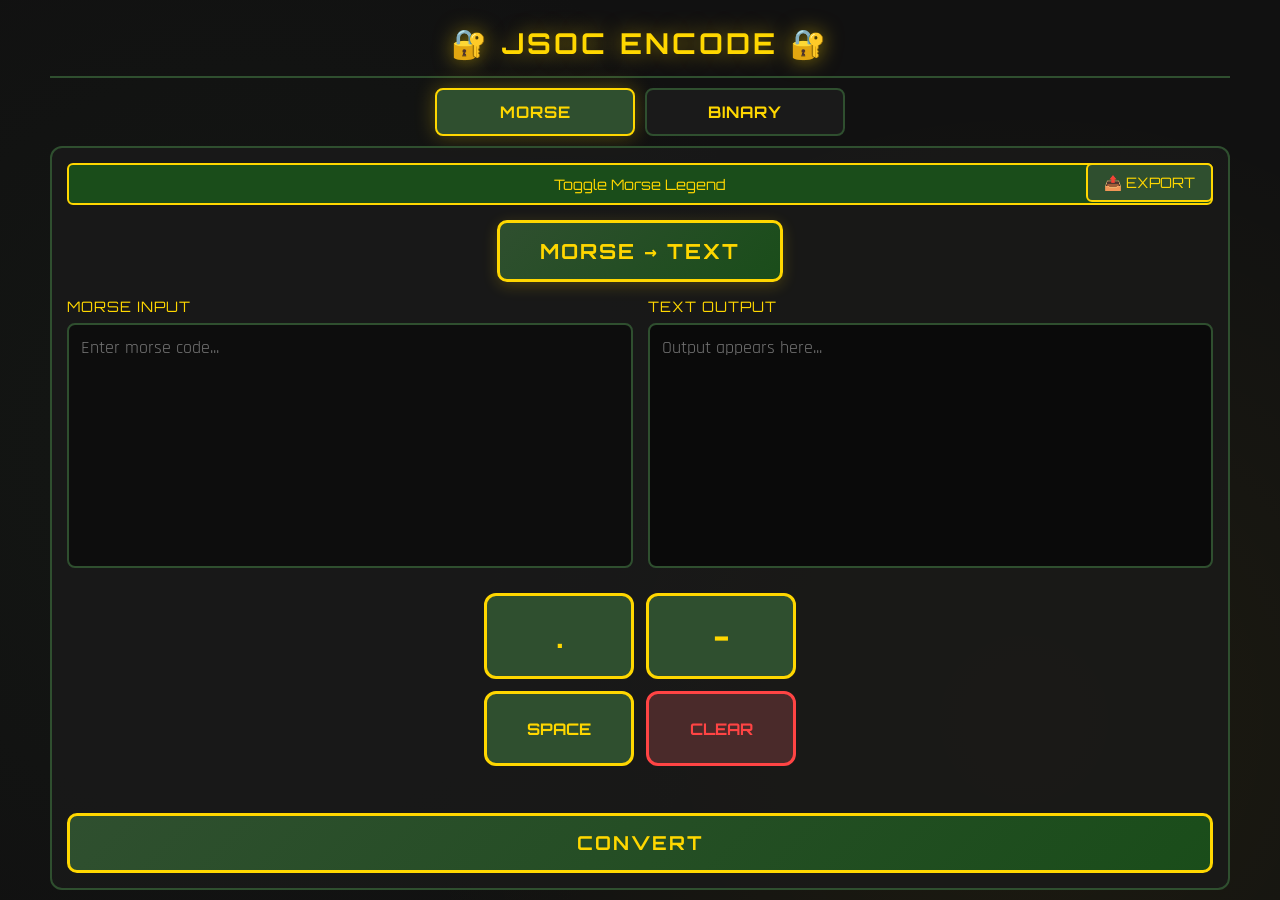
<file: index.html>
<!DOCTYPE html>
<html lang="it">
<head>
    <meta charset="UTF-8">
    <meta name="viewport" content="width=device-width, initial-scale=1.0, maximum-scale=1.0, minimum-scale=1.0, user-scalable=no, minimal-ui">
    <meta name="apple-mobile-web-app-capable" content="yes">
    <meta name="apple-mobile-web-app-status-bar-style" content="black-fullscreen">
    <meta name="mobile-web-app-capable" content="yes">
    <title>JSOC Encode - Morse & Binary Converter</title>
    <link href="https://fonts.googleapis.com/css2?family=Orbitron:wght@400;700;900&family=Rajdhani:wght@300;400;500;600;700&display=swap" rel="stylesheet">
    <style>
        * {
            margin: 0;
            padding: 0;
            box-sizing: border-box;
            -webkit-touch-callout: none;
            -webkit-user-select: none;
            -khtml-user-select: none;
            -moz-user-select: none;
            -ms-user-select: none;
            user-select: none;
            touch-action: manipulation;
        }

        textarea {
            -webkit-user-select: text;
            -khtml-user-select: text;
            -moz-user-select: text;
            -ms-user-select: text;
            user-select: text;
        }

        body {
            font-family: 'Rajdhani', sans-serif;
            background: #111;
            color: #e0e0e0;
            min-height: 100vh;
            background-image: 
                radial-gradient(circle at 20% 50%, rgba(47, 79, 47, 0.1) 0%, transparent 50%),
                radial-gradient(circle at 80% 80%, rgba(255, 215, 0, 0.05) 0%, transparent 50%);
            overflow-x: hidden;
        }

        .container {
            max-width: 1200px;
            margin: 0 auto;
            padding: 10px;
            height: 100vh;
            display: flex;
            flex-direction: column;
        }

        .header {
            text-align: center;
            padding: 15px 0;
            border-bottom: 2px solid #2F4F2F;
            margin-bottom: 10px;
        }

        .header h1 {
            font-family: 'Orbitron', monospace;
            font-size: 1.8rem;
            color: #FFD700;
            text-transform: uppercase;
            letter-spacing: 3px;
            text-shadow: 0 0 20px rgba(255, 215, 0, 0.5);
        }

        .tabs {
            display: flex;
            gap: 10px;
            margin-bottom: 10px;
            justify-content: center;
        }

        .tab-btn {
            background: #1a1a1a;
            border: 2px solid #2F4F2F;
            color: #FFD700;
            font-family: 'Orbitron', monospace;
            font-size: 1rem;
            font-weight: bold;
            padding: 12px 30px;
            border-radius: 8px;
            cursor: pointer;
            transition: all 0.3s ease;
            text-transform: uppercase;
            letter-spacing: 1px;
            flex: 1;
            max-width: 200px;
        }

        .tab-btn.active {
            background: #2F4F2F;
            border-color: #FFD700;
            box-shadow: 0 0 20px rgba(255, 215, 0, 0.3);
        }

        .tab-btn:hover {
            border-color: #FFD700;
            transform: translateY(-2px);
        }

        .tab-content {
            display: none;
            flex: 1;
            overflow-y: auto;
        }

        .tab-content.active {
            display: flex;
            flex-direction: column;
        }

        .converter-card {
            background: rgba(26, 26, 26, 0.8);
            border: 2px solid #2F4F2F;
            border-radius: 12px;
            padding: 15px;
            position: relative;
            flex: 1;
            display: flex;
            flex-direction: column;
        }

        .mode-switch-container {
            text-align: center;
            margin-bottom: 15px;
        }

        .mode-switch-btn {
            background: linear-gradient(135deg, #2F4F2F, #1a4d1a);
            border: 3px solid #FFD700;
            color: #FFD700;
            font-family: 'Orbitron', monospace;
            font-size: 1.3rem;
            font-weight: bold;
            padding: 15px 40px;
            border-radius: 10px;
            cursor: pointer;
            transition: all 0.3s ease;
            text-transform: uppercase;
            letter-spacing: 2px;
            box-shadow: 0 4px 15px rgba(255, 215, 0, 0.2);
        }

        .mode-switch-btn:hover {
            background: linear-gradient(135deg, #FFD700, #ffa500);
            color: #111;
            transform: translateY(-3px);
            box-shadow: 0 8px 25px rgba(255, 215, 0, 0.4);
        }

        .conversion-area {
            flex: 1;
            display: flex;
            flex-direction: column;
            gap: 15px;
        }

        .io-container {
            display: flex;
            gap: 15px;
            flex: 1;
        }

        .input-group {
            flex: 1;
            display: flex;
            flex-direction: column;
        }

        .input-label {
            font-family: 'Orbitron', monospace;
            color: #FFD700;
            font-size: 0.9rem;
            margin-bottom: 8px;
            text-transform: uppercase;
            letter-spacing: 1px;
        }

        .input-textarea {
            background: #0d0d0d;
            border: 2px solid #2F4F2F;
            color: #e0e0e0;
            font-family: 'Rajdhani', monospace;
            font-size: 1.1rem;
            padding: 12px;
            border-radius: 8px;
            resize: none;
            flex: 1;
            min-height: 120px;
            transition: all 0.3s ease;
        }

        .input-textarea:focus {
            outline: none;
            border-color: #FFD700;
            box-shadow: 0 0 15px rgba(255, 215, 0, 0.2);
        }

        .input-textarea:read-only {
            background: #0a0a0a;
            cursor: default;
        }

        .keypad-container {
            margin: 10px 0;
        }

        .keypad-row {
            display: flex;
            gap: 12px;
            justify-content: center;
            margin-bottom: 12px;
        }

        .keypad-btn {
            background: #2F4F2F;
            border: 3px solid #FFD700;
            color: #FFD700;
            font-family: 'Orbitron', monospace;
            font-size: 2rem;
            font-weight: bold;
            padding: 20px;
            border-radius: 12px;
            cursor: pointer;
            transition: all 0.2s ease;
            min-width: 90px;
            min-height: 75px;
            display: flex;
            align-items: center;
            justify-content: center;
            text-transform: uppercase;
            flex: 1;
            max-width: 150px;
        }

        .keypad-btn:active {
            transform: translateY(0) scale(0.95);
            background: #FFD700;
            color: #111;
        }

        .keypad-btn.clear-btn {
            background: #4a2a2a;
            border-color: #ff4444;
            color: #ff4444;
            font-size: 1rem;
        }

        .keypad-btn.clear-btn:active {
            background: #ff4444;
            color: #fff;
        }

        .keypad-btn.space-btn {
            font-size: 1rem;
        }

        .binary-keypad .keypad-btn {
            border-color: #00aaff;
            color: #00aaff;
            background: #1a2a3a;
        }

        .binary-keypad .keypad-btn:active {
            background: #00aaff;
            color: #111;
        }

        .convert-btn {
            background: linear-gradient(135deg, #2F4F2F, #1a4d1a);
            border: 3px solid #FFD700;
            color: #FFD700;
            font-family: 'Orbitron', monospace;
            font-size: 1.2rem;
            font-weight: bold;
            padding: 15px;
            border-radius: 10px;
            cursor: pointer;
            transition: all 0.3s ease;
            text-transform: uppercase;
            letter-spacing: 2px;
            margin-top: 10px;
        }

        .convert-btn:hover {
            background: linear-gradient(135deg, #FFD700, #ffa500);
            color: #111;
            transform: translateY(-2px);
            box-shadow: 0 6px 20px rgba(255, 215, 0, 0.4);
        }

        .export-btn {
            position: absolute;
            top: 15px;
            right: 15px;
            background: #2F4F2F;
            border: 2px solid #FFD700;
            color: #FFD700;
            font-family: 'Orbitron', monospace;
            padding: 8px 16px;
            border-radius: 6px;
            cursor: pointer;
            font-size: 0.9rem;
            z-index: 10;
        }

        .export-dropdown {
            display: none;
            position: absolute;
            top: 50px;
            right: 15px;
            background: #1a1a1a;
            border: 2px solid #FFD700;
            border-radius: 6px;
            overflow: hidden;
            z-index: 100;
        }

        .export-dropdown.show {
            display: block;
        }

        .export-option {
            padding: 10px 20px;
            color: #FFD700;
            cursor: pointer;
            transition: all 0.2s;
            font-family: 'Rajdhani', sans-serif;
        }

        .export-option:hover {
            background: #2F4F2F;
        }

        .legend-toggle {
            background: #1a4d1a;
            border: 2px solid #FFD700;
            color: #FFD700;
            font-family: 'Orbitron', monospace;
            padding: 10px 20px;
            border-radius: 6px;
            cursor: pointer;
            margin-bottom: 15px;
            font-size: 0.9rem;
        }

        .morse-legend {
            display: none;
            background: rgba(47, 79, 47, 0.1);
            border: 2px solid #2F4F2F;
            border-radius: 8px;
            padding: 15px;
            margin-bottom: 20px;
            max-height: 200px;
            overflow-y: auto;
        }

        .morse-legend.show {
            display: block;
        }

        .legend-grid {
            display: grid;
            grid-template-columns: repeat(auto-fill, minmax(100px, 1fr));
            gap: 10px;
        }

        .legend-item {
            display: flex;
            justify-content: space-between;
            padding: 5px 10px;
            background: rgba(26, 26, 26, 0.6);
            border-radius: 4px;
            font-family: 'Rajdhani', monospace;
        }

        .legend-char {
            color: #FFD700;
            font-weight: bold;
        }

        .legend-morse {
            color: #e0e0e0;
            font-size: 0.9rem;
        }

        @media (max-width: 768px) {
            .header h1 {
                font-size: 1.4rem;
            }

            .io-container {
                flex-direction: column;
            }

            .keypad-btn {
                font-size: 1.8rem;
                padding: 18px;
                min-width: 80px;
                min-height: 70px;
            }

            .mode-switch-btn {
                font-size: 1.1rem;
                padding: 12px 30px;
            }

            .input-textarea {
                min-height: 100px;
            }
        }

        @media (max-width: 480px) {
            .keypad-btn {
                font-size: 1.5rem;
                padding: 15px;
                min-width: 70px;
                min-height: 65px;
            }

            .keypad-row {
                gap: 8px;
            }
        }
    </style>
</head>
<body>
    <div class="container">
        <div class="header">
            <h1>🔐 JSOC ENCODE 🔐</h1>
        </div>

        <div class="tabs">
            <button class="tab-btn active" onclick="switchTab('morse')" id="tabMorse">MORSE</button>
            <button class="tab-btn" onclick="switchTab('binary')" id="tabBinary">BINARY</button>
        </div>

        <!-- MORSE TAB -->
        <div id="morse" class="tab-content active">
            <div class="converter-card">
                <button class="export-btn" onclick="toggleExportDropdown('morse')">📤 EXPORT</button>
                <div class="export-dropdown" id="morseExportDropdown">
                    <div class="export-option" onclick="exportData('morse', 'txt')">Export as TXT</div>
                    <div class="export-option" onclick="exportData('morse', 'json')">Export as JSON</div>
                </div>

                <button class="legend-toggle" onclick="toggleLegend()">Toggle Morse Legend</button>

                <div class="morse-legend" id="morseLegend">
                    <div class="legend-grid" id="legendGrid"></div>
                </div>

                <div class="mode-switch-container">
                    <button class="mode-switch-btn" onclick="switchMorseMode()" id="morseModeBtn">
                        MORSE → TEXT
                    </button>
                </div>

                <div class="conversion-area">
                    <div class="io-container">
                        <div class="input-group">
                            <label class="input-label" id="morseInputLabel">MORSE INPUT</label>
                            <textarea class="input-textarea" id="morseInput" placeholder="Enter morse code..."></textarea>
                        </div>
                        <div class="input-group">
                            <label class="input-label" id="morseOutputLabel">TEXT OUTPUT</label>
                            <textarea class="input-textarea" id="morseOutput" readonly placeholder="Output appears here..."></textarea>
                        </div>
                    </div>

                    <div class="keypad-container" id="morseKeypad">
                        <div class="keypad-row">
                            <button class="keypad-btn" onclick="appendToInput('morse', '.')">.</button>
                            <button class="keypad-btn" onclick="appendToInput('morse', '-')">-</button>
                        </div>
                        <div class="keypad-row">
                            <button class="keypad-btn space-btn" onclick="appendToInput('morse', ' / ')">SPACE</button>
                            <button class="keypad-btn clear-btn" onclick="clearInput('morse')">CLEAR</button>
                        </div>
                    </div>

                    <button class="convert-btn" onclick="convertMorse()">CONVERT</button>
                </div>
            </div>
        </div>

        <!-- BINARY TAB -->
        <div id="binary" class="tab-content">
            <div class="converter-card">
                <button class="export-btn" onclick="toggleExportDropdown('binary')">📤 EXPORT</button>
                <div class="export-dropdown" id="binaryExportDropdown">
                    <div class="export-option" onclick="exportData('binary', 'txt')">Export as TXT</div>
                    <div class="export-option" onclick="exportData('binary', 'json')">Export as JSON</div>
                </div>

                <div class="mode-switch-container">
                    <button class="mode-switch-btn" onclick="switchBinaryMode()" id="binaryModeBtn">
                        TEXT → BINARY
                    </button>
                </div>

                <div class="conversion-area">
                    <div class="io-container">
                        <div class="input-group">
                            <label class="input-label" id="binaryInputLabel">TEXT INPUT</label>
                            <textarea class="input-textarea" id="binaryInput" placeholder="Enter text..."></textarea>
                        </div>
                        <div class="input-group">
                            <label class="input-label" id="binaryOutputLabel">BINARY OUTPUT</label>
                            <textarea class="input-textarea" id="binaryOutput" readonly placeholder="Output appears here..."></textarea>
                        </div>
                    </div>

                    <div class="keypad-container binary-keypad" id="binaryKeypad" style="display: none;">
                        <div class="keypad-row">
                            <button class="keypad-btn" onclick="appendToInput('binary', '0')">0</button>
                            <button class="keypad-btn" onclick="appendToInput('binary', '1')">1</button>
                        </div>
                        <div class="keypad-row">
                            <button class="keypad-btn space-btn" onclick="appendToInput('binary', ' ')">SPACE</button>
                            <button class="keypad-btn clear-btn" onclick="clearInput('binary')">CLEAR</button>
                        </div>
                    </div>

                    <button class="convert-btn" onclick="convertBinary()">CONVERT</button>
                </div>
            </div>
        </div>
    </div>

    <script>
        // Morse Code Maps
        const morseCodeMap = {
            '.-': 'A', '-...': 'B', '-.-.': 'C', '-..': 'D', '.': 'E',
            '..-.': 'F', '--.': 'G', '....': 'H', '..': 'I', '.---': 'J',
            '-.-': 'K', '.-..': 'L', '--': 'M', '-.': 'N', '---': 'O',
            '.--.': 'P', '--.-': 'Q', '.-.': 'R', '...': 'S', '-': 'T',
            '..-': 'U', '...-': 'V', '.--': 'W', '-..-': 'X', '-.--': 'Y',
            '--..': 'Z', '.----': '1', '..---': '2', '...--': '3', '....-': '4',
            '.....': '5', '-....': '6', '--...': '7', '---..': '8', '----.': '9',
            '-----': '0', '.-.-.-': '.', '--..--': ',', '..--..': '?', '.----.': "'",
            '-.-.--': '!', '-..-.': '/', '-.--.': '(', '-.--.-': ')', '.-...': '&',
            '---...': ':', '-.-.-.': ';', '-...-': '=', '.-.-.': '+', '-....-': '-',
            '..--.-': '_', '.-..-.': '"', '...-..-': '$', '.--.-.': '@'
        };

        const reverseMorseCodeMap = {};
        for (let key in morseCodeMap) {
            reverseMorseCodeMap[morseCodeMap[key]] = key;
        }

        // State variables
        let morseMode = 'morse-to-text';
        let binaryMode = 'text-to-binary';

        // Tab switching
        function switchTab(tab) {
            document.querySelectorAll('.tab-content').forEach(content => {
                content.classList.remove('active');
            });
            document.querySelectorAll('.tab-btn').forEach(btn => {
                btn.classList.remove('active');
            });

            document.getElementById(tab).classList.add('active');
            document.getElementById('tab' + tab.charAt(0).toUpperCase() + tab.slice(1)).classList.add('active');
        }

        // Morse mode switch
        function switchMorseMode() {
            const modeBtn = document.getElementById('morseModeBtn');
            const inputLabel = document.getElementById('morseInputLabel');
            const outputLabel = document.getElementById('morseOutputLabel');
            const input = document.getElementById('morseInput');
            const output = document.getElementById('morseOutput');
            const keypad = document.getElementById('morseKeypad');

            if (morseMode === 'morse-to-text') {
                morseMode = 'text-to-morse';
                modeBtn.textContent = 'TEXT → MORSE';
                inputLabel.textContent = 'TEXT INPUT';
                outputLabel.textContent = 'MORSE OUTPUT';
                input.placeholder = 'Enter text to convert...';
                output.placeholder = 'Morse code appears here...';
                keypad.style.display = 'none';
            } else {
                morseMode = 'morse-to-text';
                modeBtn.textContent = 'MORSE → TEXT';
                inputLabel.textContent = 'MORSE INPUT';
                outputLabel.textContent = 'TEXT OUTPUT';
                input.placeholder = 'Enter morse code...';
                output.placeholder = 'Text appears here...';
                keypad.style.display = 'block';
            }

            input.value = '';
            output.value = '';
        }

        // Binary mode switch
        function switchBinaryMode() {
            const modeBtn = document.getElementById('binaryModeBtn');
            const inputLabel = document.getElementById('binaryInputLabel');
            const outputLabel = document.getElementById('binaryOutputLabel');
            const input = document.getElementById('binaryInput');
            const output = document.getElementById('binaryOutput');
            const keypad = document.getElementById('binaryKeypad');

            if (binaryMode === 'text-to-binary') {
                binaryMode = 'binary-to-text';
                modeBtn.textContent = 'BINARY → TEXT';
                inputLabel.textContent = 'BINARY INPUT';
                outputLabel.textContent = 'TEXT OUTPUT';
                input.placeholder = 'Enter binary code...';
                output.placeholder = 'Text appears here...';
                keypad.style.display = 'block';
            } else {
                binaryMode = 'text-to-binary';
                modeBtn.textContent = 'TEXT → BINARY';
                inputLabel.textContent = 'TEXT INPUT';
                outputLabel.textContent = 'BINARY OUTPUT';
                input.placeholder = 'Enter text to convert...';
                output.placeholder = 'Binary code appears here...';
                keypad.style.display = 'none';
            }

            input.value = '';
            output.value = '';
        }

        // Append to input
        function appendToInput(type, char) {
            const inputId = type === 'morse' ? 'morseInput' : 'binaryInput';
            const input = document.getElementById(inputId);
            input.value += char;
            input.focus();
        }

        // Clear input
        function clearInput(type) {
            const inputId = type === 'morse' ? 'morseInput' : 'binaryInput';
            const outputId = type === 'morse' ? 'morseOutput' : 'binaryOutput';
            document.getElementById(inputId).value = '';
            document.getElementById(outputId).value = '';
        }

        // Convert Morse - VERSIONE CORRETTA CON "/" PER GLI SPAZI
        function convertMorse() {
            const input = document.getElementById('morseInput').value.trim();
            const output = document.getElementById('morseOutput');

            try {
                if (morseMode === 'morse-to-text') {
                    // Morse → Text
                    // "/" separa le parole, " " separa le lettere
                    const words = input.split('/');
                    const converted = words.map(word => {
                        const letters = word.trim().split(' ').filter(l => l.length > 0);
                        return letters.map(code => morseCodeMap[code.trim()] || '?').join('');
                    }).join(' ');
                    output.value = converted;
                } else {
                    // Text → Morse
                    // Ogni parola separata da " / ", ogni lettera da " "
                    const text = input.toUpperCase();
                    const words = text.split(' ');
                    const converted = words.map(word => {
                        return word.split('').map(char => {
                            return reverseMorseCodeMap[char] || '?';
                        }).join(' ');
                    }).join(' / ');
                    output.value = converted;
                }
            } catch (error) {
                output.value = 'Error: Invalid input';
            }
        }

        // Convert Binary
        function convertBinary() {
            const input = document.getElementById('binaryInput').value.trim();
            const output = document.getElementById('binaryOutput');

            try {
                if (binaryMode === 'text-to-binary') {
                    const converted = input.split('').map(char => {
                        return char.charCodeAt(0).toString(2).padStart(8, '0');
                    }).join(' ');
                    output.value = converted;
                } else {
                    const binaryArray = input.split(/\s+/);
                    const converted = binaryArray.map(binary => {
                        const decimal = parseInt(binary, 2);
                        return String.fromCharCode(decimal);
                    }).join('');
                    output.value = converted;
                }
            } catch (error) {
                output.value = 'Error: Invalid input';
            }
        }

        // Toggle Legend
        function toggleLegend() {
            const legend = document.getElementById('morseLegend');
            legend.classList.toggle('show');

            if (legend.classList.contains('show') && document.getElementById('legendGrid').children.length === 0) {
                populateLegend();
            }
        }

        function populateLegend() {
            const grid = document.getElementById('legendGrid');
            grid.innerHTML = '';

            for (let code in morseCodeMap) {
                const item = document.createElement('div');
                item.className = 'legend-item';
                item.innerHTML = `
                    <span class="legend-char">${morseCodeMap[code]}</span>
                    <span class="legend-morse">${code}</span>
                `;
                grid.appendChild(item);
            }
        }

        // Export functions
        function toggleExportDropdown(type) {
            const dropdown = document.getElementById(type + 'ExportDropdown');
            dropdown.classList.toggle('show');

            const otherType = type === 'morse' ? 'binary' : 'morse';
            document.getElementById(otherType + 'ExportDropdown').classList.remove('show');
        }

        function exportData(type, format) {
            const input = document.getElementById(type + 'Input').value;
            const output = document.getElementById(type + 'Output').value;

            let content = type.toUpperCase() + ' CONVERSION\n\n';
            content += 'Input:\n' + input + '\n\n';
            content += 'Output:\n' + output;

            if (format === 'txt') {
                downloadFile(content, type + '-conversion.txt', 'text/plain');
            } else if (format === 'json') {
                const jsonData = JSON.stringify({
                    type: type,
                    input: input,
                    output: output,
                    timestamp: new Date().toISOString()
                }, null, 2);
                downloadFile(jsonData, type + '-conversion.json', 'application/json');
            }

            toggleExportDropdown(type);
        }

        function downloadFile(content, filename, mimeType) {
            const blob = new Blob([content], { type: mimeType });
            const url = URL.createObjectURL(blob);
            const link = document.createElement('a');
            link.href = url;
            link.download = filename;
            document.body.appendChild(link);
            link.click();
            document.body.removeChild(link);
            URL.revokeObjectURL(url);
        }

        // Close dropdowns when clicking outside
        document.addEventListener('click', function(event) {
            if (!event.target.closest('.export-btn') && !event.target.closest('.export-dropdown')) {
                document.querySelectorAll('.export-dropdown').forEach(dropdown => {
                    dropdown.classList.remove('show');
                });
            }
        });

        // Initialize
        document.addEventListener('DOMContentLoaded', function() {
            populateLegend();
        });
    </script>
</body>
</html>
</file>
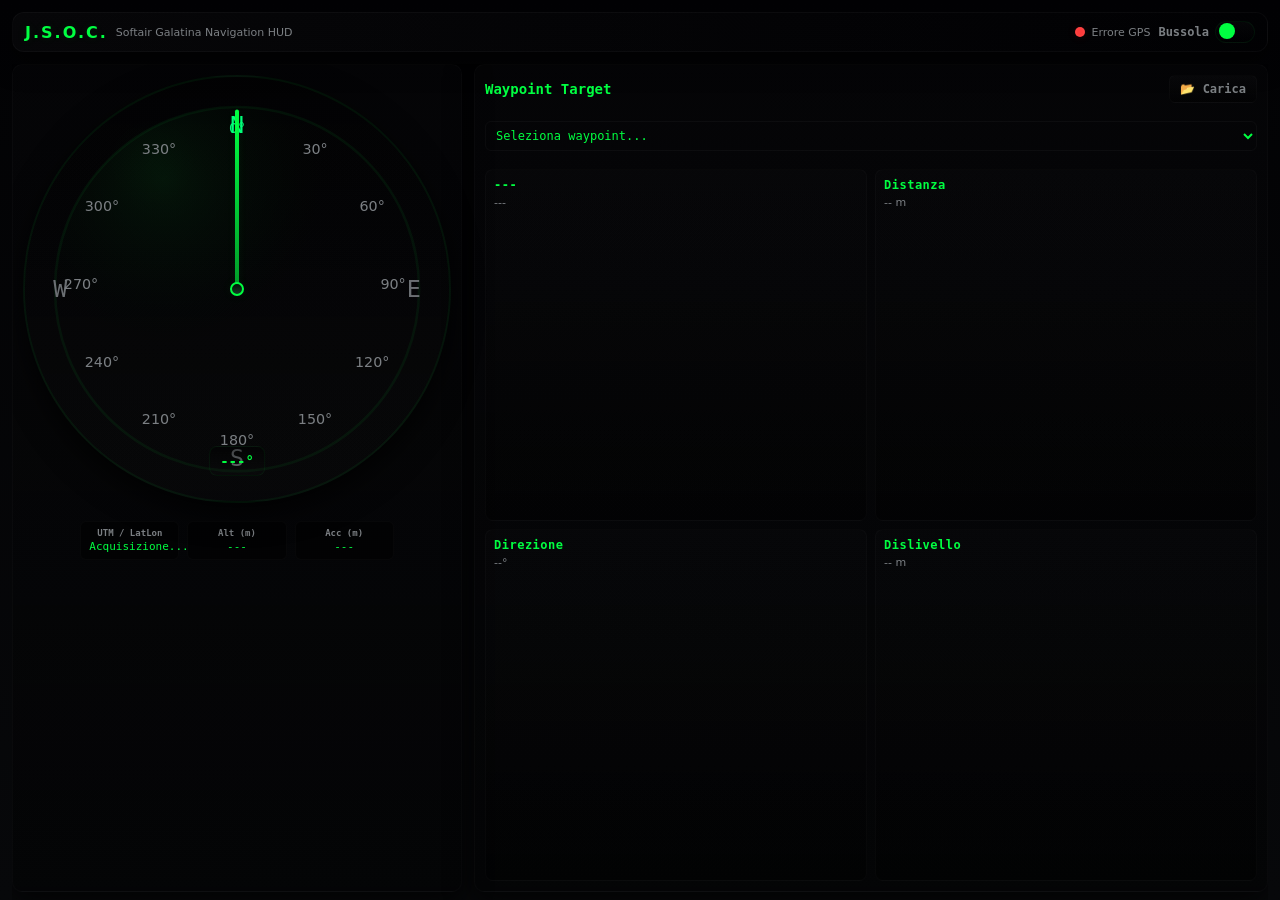
<file: index_11.html>
<!DOCTYPE html>
<html lang="it">
<head>
<meta charset="utf-8" />
<meta name="viewport" content="width=device-width,initial-scale=1,viewport-fit=cover" />
<meta name="apple-mobile-web-app-capable" content="yes">
<meta name="apple-mobile-web-app-status-bar-style" content="black-translucent">
<title>J.S.O.C. Navigation HUD - Final</title>
<style>
  :root{
    --bg:#020204;
    --surface:#0b0d0f;
    --neon:#00ff41;
    --neon-dim:#1a6f32;
    --danger:#ff3b3b;
    --muted:#7b7f83;
    --glass: rgba(255,255,255,0.02);
    --radius:12px;
    --mono: ui-monospace, SFMono-Regular, Menlo, Monaco, "Roboto Mono", monospace;
    --sans: Inter, system-ui, -apple-system, "Segoe UI", Roboto, "Helvetica Neue", Arial;
    --shadow: 0 8px 28px rgba(0,0,0,0.7);
    --safe-area-inset-top: env(safe-area-inset-top);
    --safe-area-inset-bottom: env(safe-area-inset-bottom);
  }

  /* base - FIX for iPhone Dynamic Island */
  html,body{
    height: 100%;
    margin: 0;
    padding: 0;
    background: linear-gradient(180deg,#020204 0%, #07080a 100%);
    font-family: var(--sans);
    color: #dfffe0;
    -webkit-font-smoothing: antialiased;
    -moz-osx-font-smoothing: grayscale;
    overflow: hidden;
  }
  
  body {
    padding: var(--safe-area-inset-top) 0 var(--safe-area-inset-bottom) 0;
    box-sizing: border-box;
  }
  
  *{box-sizing:border-box}

  /* app container */
  .app{
    height: 100%;
    display: flex;
    flex-direction: column;
    gap: 12px;
    padding: 0 12px;
  }

  /* header - FIXED for Dynamic Island */
  .header{
    display: flex;
    align-items: center;
    justify-content: space-between;
    padding: 8px 12px;
    background: linear-gradient(90deg, rgba(255,255,255,0.02), rgba(0,0,0,0.06));
    border-radius: 12px;
    border: 1px solid rgba(255,255,255,0.03);
    box-shadow: var(--shadow);
    flex-shrink: 0;
    margin-top: calc(var(--safe-area-inset-top) + 4px);
  }
  
  .brand{
    display: flex;
    align-items: center;
    gap: 8px
  }
  
  .logo{
    font-weight: 900;
    letter-spacing: 2px;
    font-size: 16px;
    color: var(--neon);
    text-shadow: 0 0 10px rgba(0,255,65,0.1)
  }
  
  .subtitle{
    font-size: 11px;
    color: var(--muted)
  }
  
  .gps-status{
    display: flex;
    align-items: center;
    gap: 6px;
    font-size: 12px;
    color: var(--muted)
  }
  
  .dot{
    width: 10px;
    height: 10px;
    border-radius: 50%;
    background: #222;
    border: 2px solid rgba(255,255,255,0.03)
  }
  
  .dot.ok{
    background: var(--neon);
    box-shadow: 0 0 12px rgba(0,255,65,0.12)
  }
  
  .dot.warn{
    background: var(--danger);
    box-shadow: 0 0 10px rgba(255,59,59,0.12)
  }

  /* top-right controls cluster */
  .top-controls{
    display: flex;
    align-items: center;
    gap: 8px
  }
  
  /* switch style compass toggle */
  .switch{
    position: relative;
    display: inline-block;
    width: 40px;
    height: 22px
  }
  
  .switch input{
    opacity: 0;
    width: 0;
    height: 0
  }
  
  .slider{
    position: absolute;
    cursor: pointer;
    top: 0;
    left: 0;
    right: 0;
    bottom: 0;
    background: linear-gradient(180deg, rgba(255,255,255,0.02), rgba(0,0,0,0.22));
    transition: .2s;
    border-radius: 999px;
    border: 1px solid rgba(0,255,65,0.06)
  }
  
  .slider:before{
    position: absolute;
    content: "";
    height: 16px;
    width: 16px;
    left: 3px;
    bottom: 3px;
    background: var(--neon);
    transition: .2s;
    border-radius: 50%
  }
  
  input:checked + .slider:before{
    transform: translateX(18px);
    background: var(--neon)
  }
  
  .compass-toggle{
    display: flex;
    align-items: center;
    gap: 6px;
    font-size: 12px;
    color: var(--muted)
  }

  /* main layout */
  .main{
    flex: 1;
    display: flex;
    flex-direction: column;
    gap: 12px;
    overflow: hidden;
    min-height: 0;
    padding-bottom: calc(var(--safe-area-inset-bottom) + 8px);
  }
  
  .panel{
    background: linear-gradient(180deg, rgba(255,255,255,0.01), rgba(0,0,0,0.38));
    border-radius: 10px;
    padding: 10px;
    border: 1px solid rgba(255,255,255,0.02);
    box-shadow: var(--shadow);
    display: flex;
    flex-direction: column;
    gap: 10px;
    flex-shrink: 0;
  }

  /* responsive two-column for large screens */
  .cols{
    display: flex;
    flex-direction: column;
    gap: 12px;
    height: 100%;
    flex: 1;
    min-height: 0;
  }
  
  @media (orientation: landscape) {
    .cols{
      flex-direction: row
    }
    .left{
      flex: 0 0 min(50vh, 50vw);
      min-width: 0;
    }
    .right{
      flex: 1;
      display: flex;
      flex-direction: column;
      gap: 12px;
      min-width: 0;
    }
    .compass-wrap{
      max-height: min(50vh, 50vw);
    }
  }

  @media (min-width: 768px) and (orientation: portrait) {
    .cols{
      flex-direction: row
    }
    .left{
      flex: 0 0 50%;
      min-width: 0;
    }
    .right{
      flex: 1;
      display: flex;
      flex-direction: column;
      gap: 12px;
      min-width: 0;
    }
  }

  /* compass area */
  .compass-wrap{
    width: 100%;
    max-width: 100%;
    aspect-ratio: 1;
    border-radius: 999px;
    display: grid;
    place-items: center;
    position: relative;
    overflow: hidden;
    border: 2px solid rgba(0,255,65,0.06);
    background: radial-gradient(circle at 30% 20%, rgba(0,255,65,0.02), transparent 10%), linear-gradient(180deg, rgba(0,0,0,0.45), rgba(255,255,255,0.01));
    box-shadow: 0 10px 30px rgba(0,0,0,0.8);
    flex-shrink: 0;
  }
  
  .compass-inner{
    width: 92%;
    height: 92%;
    border-radius: 50%;
    position: relative;
    display: block
  }

  /* degree marks container (SVG drawn by script) */
  #ticks{
    position: absolute;
    inset: 0;
    pointer-events: none;
    display: block
  }

  /* needles are HTML layers so rotation is easy */
  .needle-n{
    position: absolute;
    left: 50%;
    top: 50%;
    width: 4px;
    height: 46%;
    transform-origin: center bottom;
    background: linear-gradient(180deg,var(--neon),rgba(0,255,65,0.6));
    border-radius: 4px;
    box-shadow: 0 2px 8px rgba(0,255,65,0.08);
    transform: translate(-50%,-100%) rotate(0deg);
    transition: transform 120ms linear
  }
  
  .needle-target{
    position: absolute;
    left: 50%;
    top: 50%;
    width: 6px;
    height: 40%;
    transform-origin: center bottom;
    background: linear-gradient(180deg,var(--danger),rgba(255,59,59,0.6));
    border-radius: 4px;
    transform: translate(-50%,-100%) rotate(0deg);
    opacity: 0;
    transition: opacity 160ms
  }
  
  .needle-target.active{
    opacity: 1
  }
  
  .compass-center{
    position: absolute;
    left: 50%;
    top: 50%;
    width: 14px;
    height: 14px;
    border-radius: 50%;
    background: linear-gradient(180deg,#031004, #153b26);
    border: 2px solid var(--neon);
    transform: translate(-50%,-50%);
    box-shadow: 0 0 12px rgba(0,255,65,0.06)
  }
  
  .bearing-box{
    position: absolute;
    bottom: 8px;
    left: 50%;
    transform: translateX(-50%);
    background: linear-gradient(180deg, rgba(0,0,0,0.45), rgba(255,255,255,0.01));
    padding: 6px 10px;
    border-radius: 8px;
    border: 1px solid rgba(0,255,65,0.06);
    font-family: var(--mono);
    font-weight: 800;
    color: var(--neon);
    font-size: 14px
  }

  /* info stats */
  .info-row{
    display: flex;
    gap: 8px;
    align-items: center;
    justify-content: center;
    flex-wrap: wrap;
    margin-top: 8px;
  }
  
  .stat{
    background: rgba(0,0,0,0.45);
    padding: 6px 8px;
    border-radius: 6px;
    border: 1px solid rgba(255,255,255,0.02);
    font-family: var(--mono);
    font-size: 11px;
    color: var(--neon);
    min-width: 90px;
    text-align: center;
    flex: 1;
  }
  
  .stat .label{
    font-size: 9px;
    color: var(--muted);
    font-weight: 700;
    display: block;
    margin-bottom: 2px;
  }

  /* waypoint grid */
  .details-grid{
    display: grid;
    grid-template-columns: 1fr 1fr;
    gap: 8px;
    margin-top: 8px;
  }
  
  .card{
    background: linear-gradient(180deg, rgba(255,255,255,0.01), rgba(0,0,0,0.36));
    padding: 8px;
    border-radius: 8px;
    border: 1px solid rgba(255,255,255,0.02);
    display: flex;
    flex-direction: column;
    gap: 4px;
  }
  
  .card h4{
    margin: 0;
    color: var(--neon);
    font-family: var(--mono);
    letter-spacing: 0.5px;
    font-size: 12px;
  }
  
  .card p{
    margin: 0;
    color: var(--muted);
    font-size: 11px;
  }

  /* buttons */
  .btn{
    background: linear-gradient(180deg, rgba(255,255,255,0.02), rgba(0,0,0,0.36));
    padding: 8px 10px;
    border-radius: 6px;
    border: 1px solid rgba(255,255,255,0.03);
    cursor: pointer;
    display: inline-flex;
    align-items: center;
    justify-content: center;
    gap: 6px;
    color: var(--neon);
    font-weight: 800;
    font-family: var(--mono);
    font-size: 12px;
  }
  
  .btn.secondary{
    color: var(--muted);
    border: 1px solid rgba(255,255,255,0.02)
  }
  
  .btn:active{
    transform: translateY(1px)
  }

  /* modal */
  .modal{
    position: fixed;
    inset: 0;
    display: none;
    align-items: center;
    justify-content: center;
    z-index: 999;
    background: rgba(0,0,0,0.8);
    padding: 20px;
  }
  
  .modal.active{
    display: flex
  }
  
  .modal-card{
    width: 100%;
    max-width: 500px;
    background: var(--surface);
    padding: 16px;
    border-radius: 12px;
    border: 1px solid rgba(255,255,255,0.03);
    max-height: 80vh;
    overflow-y: auto;
  }

  /* iPhone specific fixes */
  @supports (-webkit-touch-callout: none) {
    .app{
      height: -webkit-fill-available;
    }
  }

  /* Dynamic Island specific fixes */
  @supports (padding: max(0px)) {
    .header {
      margin-top: max(12px, var(--safe-area-inset-top));
    }
    .main {
      padding-bottom: max(8px, var(--safe-area-inset-bottom));
    }
  }

  /* Small phone fixes */
  @media (max-width: 350px) {
    .header{
      flex-wrap: wrap;
      gap: 8px;
    }
    .top-controls{
      justify-content: flex-end;
      flex: 1;
    }
    .brand{
      flex: 1;
    }
    .stat{
      min-width: 70px;
      font-size: 10px;
    }
    .stat .label{
      font-size: 8px;
    }
  }

  /* Landscape phone fixes */
  @media (orientation: landscape) and (max-height: 500px) {
    .app{
      gap: 8px;
      padding: 0 8px;
    }
    .header{
      padding: 6px 10px;
      margin-top: max(8px, var(--safe-area-inset-top));
    }
    .main{
      gap: 8px;
      padding-bottom: max(4px, var(--safe-area-inset-bottom));
    }
    .panel{
      padding: 8px;
      gap: 8px;
    }
    .compass-wrap{
      max-height: min(40vh, 40vw);
    }
    .info-row{
      margin-top: 4px;
    }
  }

  /* Fix for white bar at bottom */
  body::after {
    content: '';
    position: fixed;
    bottom: 0;
    left: 0;
    right: 0;
    height: var(--safe-area-inset-bottom);
    background: #020204;
    z-index: 9999;
  }
</style>
</head>
<body>
  <div class="app" id="app">
    <header class="header">
      <div class="brand">
        <div class="logo">J.S.O.C.</div>
        <div class="subtitle">Softair Galatina Navigation HUD</div>
      </div>

      <div class="top-controls">
        <div class="gps-status" id="gpsStatus">
          <div class="dot" id="gpsDot"></div>
          <div id="gpsText" class="subtitle">Acquisizione GPS...</div>
        </div>

        <!-- COMPASS TOGGLE SWITCH (top-right) - user requested -->
        <div class="compass-toggle">
          <label for="compassToggle" style="font-family:var(--mono);font-weight:800;color:var(--muted)">Bussola</label>
          <label class="switch">
            <input type="checkbox" id="compassToggle" aria-label="Toggle bussola" />
            <span class="slider"></span>
          </label>
        </div>
      </div>
    </header>

    <main class="main">
      <div class="cols">
        <div class="left panel">
          <div style="display:flex;flex-direction:column;align-items:center;gap:10px;width:100%;flex:1;min-height:0;">
            <div class="compass-wrap" id="compassWrap" role="img" aria-label="Bussola digitale">
              <div class="compass-inner" id="compassInner">
                <!-- SVG dial for markings (script will fill) -->
                <svg viewBox="0 0 300 300" preserveAspectRatio="xMidYMid meet" style="width:100%;height:100%;display:block">
                  <defs>
                    <radialGradient id="g1" cx="30%" cy="20%">
                      <stop offset="0%" stop-color="#06280f" stop-opacity="0.45"/>
                      <stop offset="60%" stop-color="#021006" stop-opacity="0.25"/>
                      <stop offset="100%" stop-color="#000" stop-opacity="0.0"/>
                    </radialGradient>
                  </defs>
                  <circle cx="150" cy="150" r="140" fill="url(#g1)" stroke="rgba(0,255,65,0.06)" stroke-width="2"/>
                  <g id="cardinals" transform="translate(150,150)">
                    <text x="0" y="-120" text-anchor="middle" font-family="var(--mono)" font-size="18" fill="#00ff7a">N</text>
                    <text x="0" y="136" text-anchor="middle" font-family="var(--mono)" font-size="18" fill="#6b6f73">S</text>
                    <text x="136" y="6" text-anchor="middle" font-family="var(--mono)" font-size="18" fill="#6b6f73">E</text>
                    <text x="-136" y="6" text-anchor="middle" font-family="var(--mono)" font-size="18" fill="#6b6f73">W</text>
                  </g>
                  <g id="svgTicks" transform="translate(150,150)"></g>
                </svg>

                <!-- HTML needles (rotated in JS) -->
                <div id="ticks"></div>
                <div class="needle-n" id="needleN" aria-hidden="true"></div>
                <div class="needle-target" id="needleTarget" aria-hidden="true"></div>
                <div class="compass-center" aria-hidden="true"></div>
                <div class="bearing-box" id="bearingBox">---°</div>
              </div>
            </div>

            <div class="info-row" id="infoRow">
              <div class="stat"><span class="label">UTM / LatLon</span><div id="utmText">Acquisizione...</div></div>
              <div class="stat"><span class="label">Alt (m)</span><div id="altText">---</div></div>
              <div class="stat"><span class="label">Acc (m)</span><div id="accText">---</div></div>
            </div>
          </div>
        </div>

        <div class="right">
          <section class="panel" style="flex:1;min-height:0;display:flex;flex-direction:column;">
            <div style="display:flex;justify-content:space-between;align-items:center;flex-shrink:0;">
              <h3 style="margin:0;color:var(--neon);font-family:var(--mono);font-size:14px;">Waypoint Target</h3>
              <button class="btn secondary" id="openLoad" style="padding:6px 10px;font-size:12px;">📂 Carica</button>
            </div>

            <div style="display:flex;gap:6px;align-items:center;flex-shrink:0;margin-top:8px;">
              <select id="waypointSelect" style="flex:1;padding:6px;border-radius:6px;background:transparent;border:1px solid rgba(255,255,255,0.03);color:var(--neon);font-family:var(--mono);font-size:12px;"><option value="">Seleziona waypoint...</option></select>
            </div>

            <div class="details-grid" style="flex:1;min-height:0;overflow:hidden;">
              <div class="card">
                <h4 id="tName">---</h4>
                <p id="tCoords">---</p>
              </div>
              <div class="card">
                <h4 id="tDist">Distanza</h4>
                <p id="tDistVal">-- m</p>
              </div>
              <div class="card">
                <h4>Direzione</h4>
                <p id="tBearing">--°</p>
              </div>
              <div class="card">
                <h4>Dislivello</h4>
                <p id="tElev">-- m</p>
              </div>
            </div>
          </section>
        </div>
      </div>
    </main>

    <!-- modal -->
    <div class="modal" id="modal">
      <div class="modal-card" role="dialog" aria-modal="true">
        <div style="display:flex;justify-content:space-between;align-items:center;flex-shrink:0;">
          <div style="font-weight:900;color:var(--neon);font-family:var(--mono);font-size:14px;">Carica Waypoints</div>
          <button class="btn secondary" id="closeModal" style="padding:6px 10px;font-size:12px;">Chiudi</button>
        </div>
        <div style="margin-top:12px;flex:1;overflow-y:auto;">
          <div style="display:flex;gap:6px;margin-bottom:8px;flex-shrink:0;">
            <button class="tab active" data-tab="file" style="padding:6px 8px;border-radius:6px;background:rgba(255,255,255,0.02);border:1px solid rgba(255,255,255,0.02);color:var(--neon);font-size:12px;">File CSV</button>
            <button class="tab" data-tab="manual" style="padding:6px 8px;border-radius:6px;background:rgba(255,255,255,0.02);border:1px solid rgba(255,255,255,0.02);color:var(--muted);font-size:12px;">Manuale</button>
          </div>
          <div id="fileTab">
            <input type="file" id="csvFile" accept=".csv,.txt" style="width:100%;padding:6px;border-radius:6px;background:transparent;border:1px solid rgba(255,255,255,0.03);color:var(--neon);font-size:12px;" />
            <div style="margin-top:8px;color:var(--muted);font-size:11px;">Formato accettato: Nome,lat,lon,alt  oppure Nome,Zone,Easting,Northing,Alt</div>
          </div>
          <div id="manualTab" style="display:none;margin-top:8px;">
            <form id="manualForm" onsubmit="return false" style="display:flex;flex-direction:column;gap:6px;">
              <input id="mName" placeholder="Nome" style="padding:6px;border-radius:6px;background:transparent;border:1px solid rgba(255,255,255,0.03);color:var(--neon);font-size:12px;" />
              <div style="display:flex;gap:6px;">
                <input id="mLat" placeholder="Latitudine" style="flex:1;padding:6px;border-radius:6px;background:transparent;border:1px solid rgba(255,255,255,0.03);color:var(--neon);font-size:12px;" />
                <input id="mLon" placeholder="Longitudine" style="flex:1;padding:6px;border-radius:6px;background:transparent;border:1px solid rgba(255,255,255,0.03);color:var(--neon);font-size:12px;" />
              </div>
              <input id="mAlt" placeholder="Altitudine (m)" style="padding:6px;border-radius:6px;background:transparent;border:1px solid rgba(255,255,255,0.03);color:var(--neon);font-size:12px;" />
              <div style="display:flex;gap:6px;">
                <button class="btn" id="addManual" style="padding:6px 10px;font-size:12px;">Aggiungi waypoint</button>
              </div>
            </form>
          </div>
        </div>
      </div>
    </div>
  </div>

<script>
// ... (il resto dello JavaScript rimane identico al precedente)
(function(){
  // DOM refs
  const gpsDot = document.getElementById('gpsDot');
  const gpsText = document.getElementById('gpsText');
  const compassToggle = document.getElementById('compassToggle');
  const needleN = document.getElementById('needleN');
  const needleTarget = document.getElementById('needleTarget');
  const bearingBox = document.getElementById('bearingBox');
  const utmText = document.getElementById('utmText');
  const altText = document.getElementById('altText');
  const accText = document.getElementById('accText');
  const waypointSelect = document.getElementById('waypointSelect');
  const tName = document.getElementById('tName');
  const tCoords = document.getElementById('tCoords');
  const tDistVal = document.getElementById('tDistVal');
  const tBearing = document.getElementById('tBearing');
  const tElev = document.getElementById('tElev');
  const openLoad = document.getElementById('openLoad');
  const modal = document.getElementById('modal');
  const closeModal = document.getElementById('closeModal');
  const csvFile = document.getElementById('csvFile');
  const addManual = document.getElementById('addManual');

  // state
  let watchId = null;
  let currentPos = null;
  let waypoints = [];
  let target = null;

  // compass state & smoothing
  let haveOrientation = ('DeviceOrientationEvent' in window);
  let permissionGranted = false;
  let deviceOrientationListening = false;
  let rawHeading = null;
  let smoothHeading = null;
  let displayHeading = null;
  let smoothingAlpha = 0.15;
  let rafId = null;

  // draw tick marks
  (function drawDial(){
    const svgTicks = document.getElementById('svgTicks');
    if(svgTicks){
      for(let d=0; d<360; d+=30){
        const text = document.createElementNS('http://www.w3.org/2000/svg','text');
        const r = 120;
        const rad = (d-90) * Math.PI/180;
        const x = Math.cos(rad) * r;
        const y = Math.sin(rad) * r;
        text.setAttribute('x', x);
        text.setAttribute('y', y);
        text.setAttribute('text-anchor','middle');
        text.setAttribute('font-family','"'+getComputedStyle(document.documentElement).getPropertyValue('--mono').trim()+'"');
        text.setAttribute('font-size','11');
        text.setAttribute('fill', d===0 ? '#00ff7a' : '#7b7f83');
        text.textContent = d + '°';
        svgTicks.appendChild(text);
      }
    }
  })();

  // helper: get screen orientation angle
  function getScreenAngle(){
    const so = (screen.orientation && screen.orientation.angle) || screen.mozOrientation || screen.msOrientation;
    if(typeof so === 'number') return so;
    const wo = typeof window.orientation === 'number' ? window.orientation : 0;
    return wo || 0;
  }

  // robust heading extraction from DeviceOrientation event
  function extractHeading(e){
    if(typeof e.webkitCompassHeading === 'number' && !isNaN(e.webkitCompassHeading)){
      return (e.webkitCompassHeading + 360) % 360;
    }

    if(typeof e.alpha === 'number' && !isNaN(e.alpha)){
      const screenAngle = getScreenAngle();
      const heading = (360 - e.alpha + screenAngle) % 360;
      return (heading + 360) % 360;
    }

    return null;
  }

  // Circular EMA smoothing for headings
  function circularEMA(prev, current, alpha){
    if(prev === null || prev === undefined) return current;
    const toRad = Math.PI/180;
    const xPrev = Math.cos(prev*toRad), yPrev = Math.sin(prev*toRad);
    const xCur  = Math.cos(current*toRad), yCur  = Math.sin(current*toRad);
    const x = (1-alpha)*xPrev + alpha*xCur;
    const y = (1-alpha)*yPrev + alpha*yCur;
    const ang = Math.atan2(y,x) * 180 / Math.PI;
    return (ang + 360) % 360;
  }

  // compute shortest angular difference
  function angleDiff(a,b){
    let d = (b - a + 540) % 360 - 180;
    return d;
  }

  // render loop
  function renderLoop(){
    rafId = window.requestAnimationFrame(renderLoop);

    if(smoothHeading === null) return;

    if(displayHeading === null){
      displayHeading = smoothHeading;
    } else {
      const diff = angleDiff(displayHeading, smoothHeading);
      const step = 0.25;
      displayHeading = (displayHeading + diff * step + 360) % 360;
    }

    needleN.style.transform = `translate(-50%,-100%) rotate(${displayHeading}deg)`;
    bearingBox.textContent = `${Math.round(displayHeading)}°`;

    if(target && currentPos){
      const b = computeBearing(currentPos.coords.latitude, currentPos.coords.longitude, target.lat, target.lon);
      needleTarget.style.transform = `translate(-50%,-100%) rotate(${b}deg)`;
      needleTarget.classList.add('active');
      tBearing.textContent = `${Math.round(b)}°`;
    }
  }

  // orientation event handler
  function handleOrientationEvent(e){
    const h = extractHeading(e);
    if(h === null) return;
    rawHeading = h;
    smoothHeading = circularEMA(smoothHeading, rawHeading, smoothingAlpha);
  }

  // start listening to orientation
  function startOrientationListening(){
    if(deviceOrientationListening) return true;
    if(!haveOrientation) return false;

    window.addEventListener('deviceorientationabsolute', handleOrientationEvent, true);
    window.addEventListener('deviceorientation', handleOrientationEvent, true);
    deviceOrientationListening = true;

    if(!rafId) renderLoop();
    return true;
  }

  function stopOrientationListening(){
    window.removeEventListener('deviceorientationabsolute', handleOrientationEvent, true);
    window.removeEventListener('deviceorientation', handleOrientationEvent, true);
    deviceOrientationListening = false;
    if(rafId){ window.cancelAnimationFrame(rafId); rafId = null; }
    smoothHeading = null; rawHeading = null; displayHeading = null;
    needleN.style.transform = `translate(-50%,-100%) rotate(0deg)`;
    bearingBox.textContent = '---°';
    needleTarget.classList.remove('active');
  }

  // handle permission flow for iOS
  async function requestIOSPermission(){
    if(typeof DeviceOrientationEvent !== 'undefined' && typeof DeviceOrientationEvent.requestPermission === 'function'){
      try{
        const res = await DeviceOrientationEvent.requestPermission();
        if(res === 'granted'){
          permissionGranted = true;
          startOrientationListening();
          return true;
        } else {
          permissionGranted = false;
          alert('Permesso bussola negato. Puoi riattivarlo nelle impostazioni del browser.');
          return false;
        }
      }catch(err){
        console.warn('requestPermission error', err);
        alert('Impossibile ottenere permesso bussola (errore).');
        return false;
      }
    } else {
      permissionGranted = true;
      startOrientationListening();
      return true;
    }
  }

  // compass toggle
  compassToggle.addEventListener('change', async (e)=>{
    if(e.target.checked){
      if(typeof DeviceOrientationEvent !== 'undefined' && typeof DeviceOrientationEvent.requestPermission === 'function' && !permissionGranted){
        const ok = await requestIOSPermission();
        if(!ok){
          compassToggle.checked = false;
          return;
        }
      }
      const started = startOrientationListening();
      if(!started){
        alert('Bussola non supportata su questo dispositivo.');
        compassToggle.checked = false;
      }
    } else {
      stopOrientationListening();
    }
  });

  // GPS handling
  function startGeolocation(){
    if(!navigator.geolocation){
      gpsText.textContent = 'GPS non supportato';
      gpsDot.className = 'dot warn';
      return;
    }
    gpsText.textContent = 'Acquisizione GPS...';
    gpsDot.className = 'dot';
    const opts = { enableHighAccuracy:true, timeout:10000, maximumAge:2000 };
    watchId = navigator.geolocation.watchPosition(pos=>{
      currentPos = pos;
      gpsText.textContent = `GPS OK (±${Math.round(pos.coords.accuracy)}m)`;
      gpsDot.className = 'dot ok';
      utmText.textContent = `${pos.coords.latitude.toFixed(5)}, ${pos.coords.longitude.toFixed(5)}`;
      altText.textContent = (pos.coords.altitude === null ? '---' : pos.coords.altitude.toFixed(1));
      accText.textContent = (pos.coords.accuracy ? Math.round(pos.coords.accuracy) + ' m' : '---');
      updateNavigation();
    }, err=>{
      gpsText.textContent = 'Errore GPS';
      gpsDot.className = 'dot warn';
      console.warn('geolocation err', err);
    }, opts);
  }

  // navigation math
  function computeBearing(lat1,lon1,lat2,lon2){
    const toRad = Math.PI/180, toDeg = 180/Math.PI;
    const φ1 = lat1*toRad, φ2 = lat2*toRad;
    const Δλ = (lon2-lon1)*toRad;
    const y = Math.sin(Δλ)*Math.cos(φ2);
    const x = Math.cos(φ1)*Math.sin(φ2) - Math.sin(φ1)*Math.cos(φ2)*Math.cos(Δλ);
    const θ = Math.atan2(y,x);
    return (θ*toDeg + 360) % 360;
  }
  function haversine(lat1,lon1,lat2,lon2){
    const R=6371000; const toRad=Math.PI/180;
    const dLat=(lat2-lat1)*toRad; const dLon=(lon2-lon1)*toRad;
    const a=Math.sin(dLat/2)**2 + Math.cos(lat1*toRad)*Math.cos(lat2*toRad)*Math.sin(dLon/2)**2;
    const c=2*Math.atan2(Math.sqrt(a),Math.sqrt(1-a));
    return R*c;
  }

  function updateNavigation(){
    if(!currentPos || !target) return;
    const lat1=currentPos.coords.latitude, lon1=currentPos.coords.longitude;
    const lat2=target.lat, lon2=target.lon;
    const dist = haversine(lat1,lon1,lat2,lon2);
    const bearing = computeBearing(lat1,lon1,lat2,lon2);
    tDistVal.textContent = (dist>=1000? (dist/1000).toFixed(2)+' km' : Math.round(dist)+' m');
    tBearing.textContent = `${Math.round(bearing)}°`;
    const elevDiff = (typeof target.alt === 'number' && currentPos.coords.altitude !== null) ? (target.alt - currentPos.coords.altitude) : null;
    tElev.textContent = (elevDiff === null ? '---' : (elevDiff>0? '+' : '') + elevDiff.toFixed(1) + ' m');
  }

  // Waypoint handling
  function refreshWaypointSelect(){
    waypointSelect.innerHTML = '<option value="">Seleziona waypoint...</option>';
    waypoints.forEach((w,i)=>{
      const o = document.createElement('option');
      o.value = i;
      o.textContent = `${w.name} (${w.lat.toFixed(4)},${w.lon.toFixed(4)})`;
      waypointSelect.appendChild(o);
    });
  }
  waypointSelect.addEventListener('change',(e)=>{
    const idx = e.target.value;
    if(idx === ''){ target = null; tName.textContent='---'; tCoords.textContent='---'; tDistVal.textContent='-- m'; return; }
    target = waypoints[parseInt(idx,10)];
    tName.textContent = target.name;
    tCoords.textContent = `${target.lat.toFixed(5)}, ${target.lon.toFixed(5)}`;
    updateNavigation();
  });

  // modal & CSV parsing
  openLoad.addEventListener('click', ()=>{ modal.classList.add('active'); });
  closeModal.addEventListener('click', ()=>{ modal.classList.remove('active'); });
  document.querySelectorAll('.tab').forEach(t=>{
    t.addEventListener('click', e=>{
      document.querySelectorAll('.tab').forEach(x=>x.classList.remove('active'));
      e.target.classList.add('active');
      document.getElementById('fileTab').style.display = e.target.dataset.tab === 'file' ? 'block' : 'none';
      document.getElementById('manualTab').style.display = e.target.dataset.tab === 'manual' ? 'block' : 'none';
    });
  });

  csvFile.addEventListener('change', (ev)=>{
    const f = ev.target.files && ev.target.files[0];
    if(!f) return;
    const reader = new FileReader();
    reader.onload = function(){ parseCSV(reader.result); modal.classList.remove('active'); };
    reader.readAsText(f);
  });

  function parseCSV(txt){
    const lines = txt.split(/\r?\n/).map(l=>l.trim()).filter(Boolean);
    let added = 0;
    lines.forEach(line=>{
      const cols = line.split(',').map(c=>c.trim());
      if(cols.length >= 3){
        let name, lat, lon, alt;
        if(cols.length >= 4 && isNaN(cols[1]) && !isNaN(cols[2]) && !isNaN(cols[3])){
          name = cols[0];
          return;
        } else {
          name = cols[0];
          lat = parseFloat(cols[1]);
          lon = parseFloat(cols[2]);
          alt = cols[3] ? parseFloat(cols[3]) : 0;
        }
        if(!isNaN(lat) && !isNaN(lon)){
          waypoints.push({name,lat,lon,alt});
          added++;
        }
      }
    });
    if(added > 0){
      refreshWaypointSelect();
      alert(`Caricati ${added} waypoint(s).`);
    } else {
      alert('Nessun waypoint valido trovato nel file.');
    }
  }

  addManual.addEventListener('click', ()=>{
    const name = document.getElementById('mName').value.trim();
    const lat = parseFloat(document.getElementById('mLat').value);
    const lon = parseFloat(document.getElementById('mLon').value);
    const alt = parseFloat(document.getElementById('mAlt').value) || 0;
    if(!name || isNaN(lat) || isNaN(lon)){ alert('Inserisci nome, latitudine e longitudine valide.'); return; }
    waypoints.push({name,lat,lon,alt});
    refreshWaypointSelect();
    document.getElementById('mName').value = '';
    document.getElementById('mLat').value = '';
    document.getElementById('mLon').value = '';
    document.getElementById('mAlt').value = '';
    alert(`Waypoint "${name}" aggiunto.`);
  });

  // init
  startGeolocation();

  // Add sample waypoints for demo
  setTimeout(()=>{
    if(waypoints.length === 0){
      waypoints.push({name:'Base', lat:40.2115, lon:18.1692, alt:50});
      waypoints.push({name:'Torre', lat:40.2125, lon:18.1702, alt:60});
      refreshWaypointSelect();
    }
  }, 1000);

})();
</script>
</body>
</html>
</file>
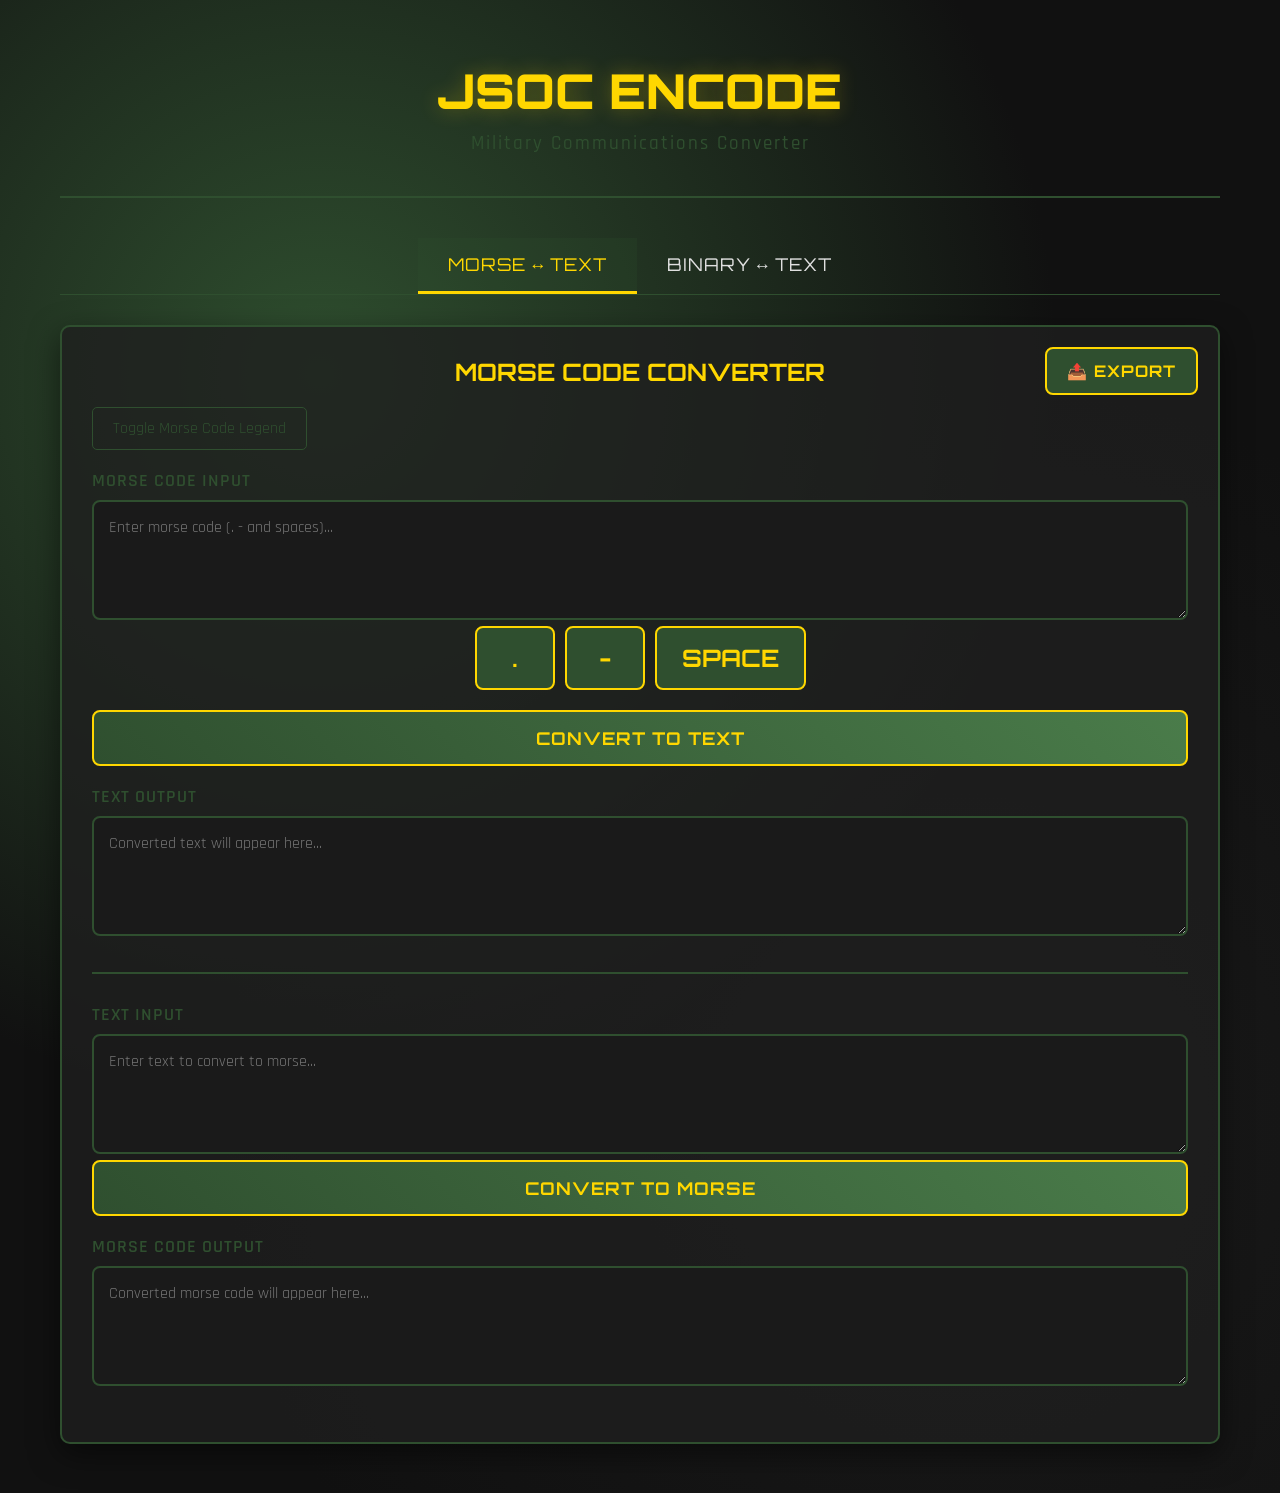
<file: index_encode.html>
<!DOCTYPE html>
<html lang="en">
<head>
    <meta charset="UTF-8">
    <meta name="viewport" content="width=device-width, initial-scale=1.0, maximum-scale=1.0, minimum-scale=1.0, user-scalable=no, minimal-ui">
    <meta name="apple-mobile-web-app-capable" content="yes">
    <meta name="apple-mobile-web-app-status-bar-style" content="black-fullscreen">
    <meta name="mobile-web-app-capable" content="yes">
    <title>JSOC Encode - Morse &amp; Binary Converter</title>
    <link href="https://fonts.googleapis.com/css2?family=Orbitron:wght@400;700;900&family=Rajdhani:wght@300;400;500;600;700&display=swap" rel="stylesheet">
    <style>
        * {
            margin: 0;
            padding: 0;
            box-sizing: border-box;
            -webkit-touch-callout: none;
            -webkit-user-select: none;
            -khtml-user-select: none;
            -moz-user-select: none;
            -ms-user-select: none;
            user-select: none;
            touch-action: manipulation;
        }

        /* Allow text selection for textareas */
        textarea {
            -webkit-user-select: text;
            -khtml-user-select: text;
            -moz-user-select: text;
            -ms-user-select: text;
            user-select: text;
        }

        body {
            font-family: 'Rajdhani', sans-serif;
            background: #111;
            color: #e0e0e0;
            min-height: 100vh;
            background-image: 
                radial-gradient(circle at 25% 25%, #2F4F2F 0%, transparent 50%),
                radial-gradient(circle at 75% 75%, #1a1a1a 0%, transparent 50%);
        }

        .container {
            max-width: 1200px;
            margin: 0 auto;
            padding: 20px;
        }

        .header {
            text-align: center;
            padding: 40px 0;
            border-bottom: 2px solid #2F4F2F;
            margin-bottom: 40px;
        }

        .logo {
            font-family: 'Orbitron', monospace;
            font-size: 3rem;
            font-weight: 900;
            color: #FFD700;
            text-shadow: 0 0 20px rgba(255, 215, 0, 0.3);
            margin-bottom: 10px;
        }

        .subtitle {
            font-family: 'Rajdhani', sans-serif;
            font-size: 1.2rem;
            color: #2F4F2F;
            font-weight: 500;
            letter-spacing: 2px;
        }

        .nav-tabs {
            display: flex;
            justify-content: center;
            margin-bottom: 30px;
            border-bottom: 1px solid #2F4F2F;
        }

        .tab-button {
            background: transparent;
            border: none;
            color: #e0e0e0;
            font-family: 'Orbitron', monospace;
            font-size: 1.1rem;
            padding: 15px 30px;
            cursor: pointer;
            border-bottom: 3px solid transparent;
            transition: all 0.3s ease;
            text-transform: uppercase;
            letter-spacing: 1px;
        }

        .tab-button.active {
            color: #FFD700;
            border-bottom-color: #FFD700;
            background: rgba(47, 79, 47, 0.2);
        }

        .tab-button:hover {
            color: #FFD700;
            background: rgba(47, 79, 47, 0.1);
        }

        .tab-content {
            display: none;
        }

        .tab-content.active {
            display: block;
        }

        .converter-card {
            background: rgba(30, 30, 30, 0.8);
            border: 2px solid #2F4F2F;
            border-radius: 10px;
            padding: 30px;
            margin-bottom: 30px;
            box-shadow: 0 10px 30px rgba(0, 0, 0, 0.5);
            position: relative;
        }

        .card-title {
            font-family: 'Orbitron', monospace;
            font-size: 1.5rem;
            color: #FFD700;
            margin-bottom: 20px;
            text-align: center;
            text-transform: uppercase;
        }

        .input-group {
            margin-bottom: 20px;
        }

        .input-label {
            font-family: 'Rajdhani', sans-serif;
            font-size: 1.1rem;
            color: #2F4F2F;
            margin-bottom: 8px;
            display: block;
            font-weight: 600;
            text-transform: uppercase;
            letter-spacing: 1px;
        }

        .input-textarea {
            width: 100%;
            min-height: 120px;
            background: #1a1a1a;
            border: 2px solid #2F4F2F;
            border-radius: 8px;
            color: #e0e0e0;
            font-family: 'Rajdhani', sans-serif;
            font-size: 16px;
            padding: 15px;
            resize: vertical;
            transition: border-color 0.3s ease;
            touch-action: manipulation;
            autocomplete: off;
            inputmode: text;
            -webkit-appearance: none;
            -webkit-border-radius: 8px;
        }

        .input-textarea:focus {
            outline: none;
            border-color: #FFD700;
            box-shadow: 0 0 10px rgba(255, 215, 0, 0.3);
        }

        .input-textarea.invalid {
            border-color: #ff4444;
            box-shadow: 0 0 10px rgba(255, 68, 68, 0.3);
            animation: shake 0.5s ease-in-out;
        }
        
        @keyframes shake {
            0%, 100% { transform: translateX(0); }
            25% { transform: translateX(-5px); }
            75% { transform: translateX(5px); }
        }

        .morse-keypad {
            display: flex;
            gap: 10px;
            margin-bottom: 20px;
            justify-content: center;
            flex-wrap: wrap;
        }

        .keypad-btn {
            background: #2F4F2F;
            border: 2px solid #FFD700;
            color: #FFD700;
            font-family: 'Orbitron', monospace;
            font-size: 1.5rem;
            font-weight: bold;
            padding: 15px 25px;
            border-radius: 8px;
            cursor: pointer;
            transition: all 0.3s ease;
            min-width: 80px;
            min-height: 44px;
            text-align: center;
            touch-action: manipulation;
            -webkit-tap-highlight-color: transparent;
        }

        .keypad-btn:hover {
            background: #FFD700;
            color: #111;
            transform: translateY(-2px);
            box-shadow: 0 5px 15px rgba(255, 215, 0, 0.3);
        }

        .keypad-btn:active {
            transform: translateY(0);
            background: #FFD700;
            color: #111;
        }

        .convert-btn {
            background: linear-gradient(45deg, #2F4F2F, #4a7c4a);
            border: 2px solid #FFD700;
            color: #FFD700;
            font-family: 'Orbitron', monospace;
            font-size: 1.1rem;
            font-weight: bold;
            padding: 15px 30px;
            border-radius: 8px;
            cursor: pointer;
            transition: all 0.3s ease;
            width: 100%;
            text-transform: uppercase;
            letter-spacing: 1px;
            min-height: 44px;
            touch-action: manipulation;
            -webkit-tap-highlight-color: transparent;
        }

        .convert-btn:hover {
            background: linear-gradient(45deg, #4a7c4a, #2F4F2F);
            transform: translateY(-2px);
            box-shadow: 0 5px 15px rgba(255, 215, 0, 0.3);
        }

        .legend-toggle {
            background: transparent;
            border: 1px solid #2F4F2F;
            color: #2F4F2F;
            font-family: 'Rajdhani', sans-serif;
            font-size: 1rem;
            padding: 10px 20px;
            border-radius: 5px;
            cursor: pointer;
            margin-bottom: 20px;
            transition: all 0.3s ease;
        }

        .legend-toggle:hover {
            background: #2F4F2F;
            color: #FFD700;
        }

        .morse-legend {
            display: none;
            background: rgba(47, 79, 47, 0.1);
            border: 1px solid #2F4F2F;
            border-radius: 8px;
            padding: 20px;
            margin-bottom: 20px;
        }

        .morse-legend.show {
            display: block;
        }

        .legend-grid {
            display: grid;
            grid-template-columns: repeat(auto-fill, minmax(80px, 1fr));
            gap: 10px;
        }

        .legend-item {
            text-align: center;
            padding: 8px;
            background: rgba(255, 215, 0, 0.1);
            border-radius: 4px;
            font-family: 'Orbitron', monospace;
        }

        .legend-char {
            font-weight: bold;
            color: #FFD700;
            display: block;
        }

        .legend-morse {
            color: #e0e0e0;
            font-size: 0.9rem;
        }

        .swap-btn {
            background: #2F4F2F;
            border: 2px solid #FFD700;
            color: #FFD700;
            font-family: 'Orbitron', monospace;
            font-size: 1.2rem;
            padding: 10px;
            border-radius: 50%;
            cursor: pointer;
            transition: all 0.3s ease;
            width: 50px;
            height: 50px;
            margin: 20px auto;
            display: flex;
            align-items: center;
            justify-content: center;
        }

        .swap-btn:hover {
            background: #FFD700;
            color: #111;
            transform: rotate(180deg);
        }

        .export-btn {
            position: absolute;
            top: 20px;
            right: 20px;
            background: #2F4F2F;
            border: 2px solid #FFD700;
            color: #FFD700;
            font-family: 'Orbitron', monospace;
            font-weight: bold;
            font-size: 1rem;
            padding: 12px 20px;
            border-radius: 8px;
            cursor: pointer;
            transition: all 0.3s ease;
            text-transform: uppercase;
            letter-spacing: 1px;
            z-index: 100;
        }

        .export-btn:hover {
            background: #FFD700;
            color: #111;
            transform: translateY(-2px);
            box-shadow: 0 5px 15px rgba(255, 215, 0, 0.3);
        }

        .export-dropdown {
            position: absolute;
            top: 60px;
            right: 0;
            background: rgba(30, 30, 30, 0.95);
            border: 2px solid #2F4F2F;
            border-radius: 8px;
            min-width: 180px;
            z-index: 101;
            display: none;
            box-shadow: 0 10px 30px rgba(0, 0, 0, 0.7);
        }

        .export-dropdown.show {
            display: block;
        }

        .export-option {
            padding: 12px 16px;
            color: #e0e0e0;
            font-family: 'Rajdhani', sans-serif;
            font-weight: 500;
            cursor: pointer;
            border-bottom: 1px solid #2F4F2F;
            transition: all 0.3s ease;
            text-transform: uppercase;
            letter-spacing: 1px;
        }

        .export-option:last-child {
            border-bottom: none;
        }

        .export-option:hover {
            background: #2F4F2F;
            color: #FFD700;
        }

        .conversion-row {
            display: flex;
            align-items: center;
            gap: 20px;
            margin-bottom: 20px;
        }

        .conversion-row .input-group {
            flex: 1;
            margin-bottom: 0;
        }

        /* Mobile fullscreen styles */
        .fullscreen-prompt {
            position: fixed;
            top: 0;
            left: 0;
            right: 0;
            background: linear-gradient(45deg, #2F4F2F, #4a7c4a);
            color: #FFD700;
            padding: 10px;
            text-align: center;
            font-family: 'Orbitron', monospace;
            font-weight: bold;
            z-index: 1000;
            display: none;
            animation: slideDown 0.3s ease;
        }
        
        .fullscreen-prompt.show {
            display: block;
        }
        
        @keyframes slideDown {
            from { transform: translateY(-100%); }
            to { transform: translateY(0); }
        }
        
        /* Enhanced mobile viewport */
        /* Additional mobile styles for binary mode */
        @media (max-width: 768px) and (orientation: portrait) {
            .binary .conversion-row {
                flex-direction: column !important;
            }
            
            .binary .swap-btn {
                transform: rotate(90deg);
            }
        }
        
        @media (max-width: 768px) {
            html {
                overflow-x: hidden;
                -webkit-text-size-adjust: 100%;
            }
            
            body {
                position: fixed;
                width: 100vw;
                height: 100vh;
                overflow-x: hidden;
                overflow-y: auto;
                -webkit-overflow-scrolling: touch;
                /* Prevent bounce scrolling on iOS */
                overscroll-behavior: none;
            }
            
            /* Hide scrollbars on mobile */
            body::-webkit-scrollbar {
                display: none;
            }
            
            /* Force landscape hint */
            @media (orientation: portrait) {
                .landscape-hint {
                    position: fixed;
                    bottom: 20px;
                    left: 50%;
                    transform: translateX(-50%);
                    background: rgba(47, 79, 47, 0.9);
                    color: #FFD700;
                    padding: 10px 20px;
                    border-radius: 20px;
                    font-family: 'Orbitron', monospace;
                    font-size: 0.9rem;
                    z-index: 999;
                    animation: pulse 2s infinite;
                }
            }
            
            @keyframes pulse {
                0%, 100% { opacity: 0.7; }
                50% { opacity: 1; }
            }
        
        @media (max-width: 768px) {
            .logo {
                font-size: 2rem;
            }
            
            .conversion-row {
                flex-direction: column;
            }
            
            .morse-keypad {
                gap: 8px;
                justify-content: center;
            }
            
            .keypad-btn {
                padding: 18px 24px;
                min-width: 60px;
                min-height: 60px;
                font-size: 1.4rem;
                touch-action: manipulation;
            }
            
            .export-btn {
                position: static;
                margin: 0 auto 20px auto;
                display: block;
                width: fit-content;
                min-height: 44px;
                touch-action: manipulation;
            }
            
            .input-textarea {
                min-height: 150px;
                font-size: 16px;
                padding: 20px;
                -webkit-appearance: none;
                border-radius: 8px;
            }
            
            .input-textarea:focus {
                outline: none;
                border-color: #FFD700;
                box-shadow: 0 0 10px rgba(255, 215, 0, 0.3);
                font-size: 16px; /* Prevent zoom on iOS */
            }
            
            .container {
                padding: 10px;
                overflow-x: hidden;
            }
            
            /* Ensure binary tab content is visible */
            .tab-content {
                min-height: calc(100vh - 200px);
            }
            
            .tab-content.active {
                animation: fadeIn 0.3s ease;
            }
            
            @keyframes fadeIn {
                from { opacity: 0; transform: translateY(10px); }
                to { opacity: 1; transform: translateY(0); }
            }
            
            .converter-card {
                padding: 20px;
            }
            
            .convert-btn {
                padding: 18px 24px;
                font-size: 1.2rem;
                min-height: 50px;
                touch-action: manipulation;
                -webkit-tap-highlight-color: transparent;
                width: 100%;
                margin-bottom: 10px;
            }
            
            .convert-btn:active {
                transform: scale(0.98);
                background: linear-gradient(45deg, #4a7c4a, #2F4F2F);
            }
            
            /* Binary specific mobile fixes */
            #binary .conversion-row {
                flex-direction: column;
                gap: 15px;
            }
            
            #binary .swap-btn {
                width: 60px;
                height: 60px;
                font-size: 1.5rem;
                margin: 15px auto;
                touch-action: manipulation;
                -webkit-tap-highlight-color: transparent;
            }
            
            /* Ensure binary section is properly visible */
            #binary.active {
                display: block !important;
                opacity: 1;
            }
            
            /* Binary button container mobile fixes */
            #binary [style*="display: flex"] {
                flex-direction: column;
                gap: 15px;
            }
            
            #binary .convert-btn {
                width: 100% !important;
                margin-bottom: 10px;
            }
        }
    </style>
</head>
<body>

    
    <div class="container">
        <header class="header">
            <h1 class="logo">JSOC ENCODE</h1>
            <p class="subtitle">Military Communications Converter</p>
        </header>

        <nav class="nav-tabs">
            <button class="tab-button active" data-tab="morse">Morse ↔ Text</button>
            <button class="tab-button" data-tab="binary">Binary ↔ Text</button>
        </nav>

        <!-- Morse Code Converter -->
        <div id="morse" class="tab-content active">
            <div class="converter-card">
                <button class="export-btn" onclick="toggleExportDropdown('morse')" id="morseExportBtn">📤 EXPORT</button>
                <div class="export-dropdown" id="morseExportDropdown">
                    <div class="export-option" onclick="exportData('morse', 'txt')">Export as TXT</div>
                    <div class="export-option" onclick="exportData('morse', 'json')">Export as JSON</div>
                    <div class="export-option" onclick="exportData('morse', 'pdf')">Export as PDF</div>
                </div>
                <h2 class="card-title">Morse Code Converter</h2>
                
                <button class="legend-toggle" onclick="toggleLegend()">Toggle Morse Code Legend</button>
                
                <div class="morse-legend" id="morseLegend">
                    <div class="legend-grid" id="legendGrid"></div>
                </div>

                <div class="input-group">
                    <label class="input-label">Morse Code Input</label>
                    <textarea class="input-textarea" id="morseInput" placeholder="Enter morse code (. - and spaces)..."></textarea>
                    <div class="morse-keypad">
                        <button class="keypad-btn" onclick="appendToMorse('.', event)" ontouchstart="this.style.transform='translateY(0)'; this.style.background='#FFD700'; this.style.color='#111'; event.preventDefault();" ontouchend="setTimeout(() => { this.style.transform=''; this.style.background=''; this.style.color=''; }, 100);">.</button>
                        <button class="keypad-btn" onclick="appendToMorse('-', event)" ontouchstart="this.style.transform='translateY(0)'; this.style.background='#FFD700'; this.style.color='#111'; event.preventDefault();" ontouchend="setTimeout(() => { this.style.transform=''; this.style.background=''; this.style.color=''; }, 100);">-</button>
                        <button class="keypad-btn" onclick="appendToMorse(' ', event)" ontouchstart="this.style.transform='translateY(0)'; this.style.background='#FFD700'; this.style.color='#111'; event.preventDefault();" ontouchend="setTimeout(() => { this.style.transform=''; this.style.background=''; this.style.color=''; }, 100);">SPACE</button>
                    </div>
                    <button class="convert-btn" onclick="convertMorseToText()">Convert to Text</button>
                </div>

                <div class="input-group">
                    <label class="input-label">Text Output</label>
                    <textarea class="input-textarea" id="textFromMorse" readonly placeholder="Converted text will appear here..."></textarea>
                </div>

                <hr style="border: 1px solid #2F4F2F; margin: 30px 0;">

                <div class="input-group">
                    <label class="input-label">Text Input</label>
                    <textarea class="input-textarea" id="textInput" placeholder="Enter text to convert to morse..."></textarea>
                    <button class="convert-btn" onclick="convertTextToMorse()">Convert to Morse</button>
                </div>

                <div class="input-group">
                    <label class="input-label">Morse Code Output</label>
                    <textarea class="input-textarea" id="morseFromText" readonly placeholder="Converted morse code will appear here..."></textarea>
                </div>
            </div>
        </div>

        <!-- Binary Converter -->
        <div id="binary" class="tab-content">
            <div class="converter-card">
                <button class="export-btn" onclick="toggleExportDropdown('binary')" id="binaryExportBtn">📤 EXPORT</button>
                <div class="export-dropdown" id="binaryExportDropdown">
                    <div class="export-option" onclick="exportData('binary', 'txt')">Export as TXT</div>
                    <div class="export-option" onclick="exportData('binary', 'json')">Export as JSON</div>
                    <div class="export-option" onclick="exportData('binary', 'pdf')">Export as PDF</div>
                </div>
                <h2 class="card-title">Binary Converter</h2>
                
                <div class="conversion-row">
                    <div class="input-group">
                        <label class="input-label">Text Input</label>
                        <textarea class="input-textarea" id="binaryTextInput" placeholder="Enter text to convert to binary..."></textarea>
                    </div>
                    
                    <button class="swap-btn" onclick="swapBinaryInputs()" title="Swap inputs">⇄</button>
                    
                    <div class="input-group">
                        <label class="input-label">Binary Input</label>
                        <textarea class="input-textarea" id="binaryInput" placeholder="Enter binary code (8-bit groups)..."></textarea>
                    </div>
                </div>

                <div style="display: flex; gap: 20px; margin-bottom: 20px;">
                    <button class="convert-btn" id="text-to-binary-btn" style="flex: 1;">Text → Binary</button>
                    <button class="convert-btn" id="binary-to-text-btn" style="flex: 1;">Binary → Text</button>
                </div>

                <div class="input-group">
                    <label class="input-label">Output</label>
                    <textarea class="input-textarea" id="binaryOutput" readonly placeholder="Converted output will appear here..."></textarea>
                </div>
            </div>
        </div>
    </div>

    <script>
        // Morse Code Dictionary
        const morseCode = {
            'A': '.-', 'B': '-...', 'C': '-.-.', 'D': '-..', 'E': '.', 'F': '..-.',
            'G': '--.', 'H': '....', 'I': '..', 'J': '.---', 'K': '-.-', 'L': '.-..',
            'M': '--', 'N': '-.', 'O': '---', 'P': '.--.', 'Q': '--.-', 'R': '.-.',
            'S': '...', 'T': '-', 'U': '..-', 'V': '...-', 'W': '.--', 'X': '-..-',
            'Y': '-.--', 'Z': '--..',
            '0': '-----', '1': '.----', '2': '..---', '3': '...--', '4': '....-',
            '5': '.....', '6': '-....', '7': '--...', '8': '---..', '9': '----.',
            ' ': ' / '
        };

        // Reverse morse code dictionary
        const reverseMorseCode = {};
        Object.keys(morseCode).forEach(key => {
            if (key !== ' ') {
                reverseMorseCode[morseCode[key]] = key;
            }
        });
        reverseMorseCode['/'] = ' ';
        reverseMorseCode[''] = '';

        // Mobile fullscreen functionality
        function isMobile() {
            return /Android|webOS|iPhone|iPad|iPod|BlackBerry|IEMobile|Opera Mini/i.test(navigator.userAgent) || 
                   (window.innerWidth <= 768 && 'ontouchstart' in window);
        }
        
        function requestFullscreen() {
            const element = document.documentElement;
            
            if (element.requestFullscreen) {
                return element.requestFullscreen();
            } else if (element.webkitRequestFullscreen) {
                return element.webkitRequestFullscreen();
            } else if (element.mozRequestFullScreen) {
                return element.mozRequestFullScreen();
            } else if (element.msRequestFullscreen) {
                return element.msRequestFullscreen();
            }
            return Promise.reject('Fullscreen API not supported');
        }
        
        function exitFullscreen() {
            if (document.exitFullscreen) {
                document.exitFullscreen();
            } else if (document.webkitExitFullscreen) {
                document.webkitExitFullscreen();
            } else if (document.mozCancelFullScreen) {
                document.mozCancelFullScreen();
            } else if (document.msExitFullscreen) {
                document.msExitFullscreen();
            }
        }
        
        function isFullscreen() {
            return !!(document.fullscreenElement || 
                     document.webkitFullscreenElement || 
                     document.mozFullScreenElement || 
                     document.msFullscreenElement);
        }
        
        function forceFullscreen() {
            if (!isMobile()) return;
            
            // Use the enhanced aggressive fullscreen method
            aggressiveFullscreen();
            tryLockOrientation();
            removeFullscreenPrompt();
        }
        
        function hideAddressBar() {
            // Hide address bar on mobile browsers
            setTimeout(() => {
                window.scrollTo(0, 1);
            }, 100);
            
            // Additional attempts
            setTimeout(() => {
                window.scrollTo(0, 0);
                window.scrollTo(0, 1);
            }, 500);
        }
        
        function tryLockOrientation() {
            // Try to lock to landscape orientation
            if (screen.orientation && screen.orientation.lock) {
                screen.orientation.lock('landscape').catch(() => {
                    console.log('Orientation lock not supported');
                });
            } else if (screen.lockOrientation) {
                screen.lockOrientation('landscape');
            } else if (screen.webkitLockOrientation) {
                screen.webkitLockOrientation('landscape');
            } else if (screen.mozLockOrientation) {
                screen.mozLockOrientation('landscape');
            }
        }
        
        function showFullscreenPrompt() {
            if (!document.getElementById('fullscreenPrompt')) {
                const prompt = document.createElement('div');
                prompt.id = 'fullscreenPrompt';
                prompt.className = 'fullscreen-prompt';
                prompt.innerHTML = '📱 TAP ANYWHERE TO ENTER FULL SCREEN';
                document.body.appendChild(prompt);
                
                setTimeout(() => {
                    prompt.classList.add('show');
                }, 100);
                
                // Auto-hide after 5 seconds
                setTimeout(() => {
                    removeFullscreenPrompt();
                }, 5000);
            }
        }
        
        function removeFullscreenPrompt() {
            const prompt = document.getElementById('fullscreenPrompt');
            if (prompt) {
                prompt.remove();
            }
        }
        
        function addLandscapeHint() {
            if (isMobile() && !document.getElementById('landscapeHint')) {
                const hint = document.createElement('div');
                hint.id = 'landscapeHint';
                hint.className = 'landscape-hint';
                hint.innerHTML = '🔄 Rotate to landscape for better experience';
                document.body.appendChild(hint);
            }
        }
        
        function handleFullscreenChange() {
            if (!isFullscreen() && isMobile()) {
                // Auto-return to fullscreen if user accidentally exits
                setTimeout(() => {
                    forceFullscreen();
                }, 1000);
            }
        }
        
        function handleOrientationChange() {
            if (isMobile()) {
                setTimeout(() => {
                    hideAddressBar();
                    
                    // Remove landscape hint if in landscape
                    if (window.orientation === 90 || window.orientation === -90) {
                        const hint = document.getElementById('landscapeHint');
                        if (hint) hint.remove();
                    } else {
                        addLandscapeHint();
                    }
                }, 100);
            }
        }
        
        function initializeFullscreenForMobile() {
            if (!isMobile()) return;
            
            // Set up event listeners
            document.addEventListener('fullscreenchange', handleFullscreenExit);
            document.addEventListener('webkitfullscreenchange', handleFullscreenExit);
            document.addEventListener('mozfullscreenchange', handleFullscreenExit);
            document.addEventListener('msfullscreenchange', handleFullscreenExit);
            
            // Handle orientation changes
            window.addEventListener('orientationchange', handleOrientationChange);
            window.addEventListener('resize', handleOrientationChange);
            
            // Add tap-to-fullscreen functionality
            let hasInteracted = false;
            function handleFirstInteraction() {
                if (!hasInteracted) {
                    hasInteracted = true;
                    forceFullscreen();
                }
            }
            
            document.addEventListener('touchstart', handleFirstInteraction, { once: true });
            document.addEventListener('click', handleFirstInteraction, { once: true });
            
            // Try immediate fullscreen (might be blocked)
            setTimeout(() => {
                if (!hasInteracted) {
                    forceFullscreen();
                }
            }, 1000);
            
            // Add landscape hint
            addLandscapeHint();
            
            // Enhanced mobile styles
            document.body.style.touchAction = 'manipulation';
            document.body.style.webkitTouchCallout = 'none';
            document.body.style.webkitUserSelect = 'none';
            
            // Show install prompt after delay
            setTimeout(showInstallPrompt, 5000);
        }
        
        // Aggressive auto-fullscreen on page visibility change
        document.addEventListener('visibilitychange', function() {
            if (!document.hidden && isMobile()) {
                setTimeout(aggressiveFullscreen, 500);
            }
        });
        
        // Enhanced window resize handling
        window.addEventListener('resize', function() {
            if (isMobile()) {
                setTimeout(() => {
                    maximizeViewport();
                    hideAddressBar();
                }, 100);
            }
        });
        
        // Page focus handling
        window.addEventListener('focus', function() {
            if (isMobile() && !isFullscreen()) {
                setTimeout(aggressiveFullscreen, 300);
            }
        });
        
        // Add CSS animation for fullscreen transitions
        const style = document.createElement('style');
        style.textContent = `
            @keyframes fadeInOut {
                0% { opacity: 0; transform: translateY(-20px); }
                15% { opacity: 1; transform: translateY(0); }
                85% { opacity: 1; transform: translateY(0); }
                100% { opacity: 0; transform: translateY(-20px); }
            }
            
            @media (max-width: 768px) {
                .container {
                    transition: all 0.3s ease !important;
                }
            }
        `;
        document.head.appendChild(style);
        
        // Tab Management
        document.addEventListener('DOMContentLoaded', function() {
            initializeLegend();
            initializeMobileOptimization();
            initializeFullscreenForMobile(); // Add mobile fullscreen initialization
            initializeBinaryMobileFixes(); // Add binary mobile fixes
            
            document.querySelectorAll('.tab-button').forEach(button => {
                // Add both click and touch handlers for better mobile support
                button.addEventListener('click', function() {
                    const tabId = this.dataset.tab;
                    switchTab(tabId);
                });
                
                button.addEventListener('touchstart', function(e) {
                    e.preventDefault();
                    const tabId = this.dataset.tab;
                    switchTab(tabId);
                }, { passive: false });
            });
        });

        // Enhanced Mobile Detection
        function getDeviceInfo() {
            const ua = navigator.userAgent;
            return {
                isIOS: /iPad|iPhone|iPod/.test(ua),
                isAndroid: /Android/.test(ua),
                isSafari: /Safari/.test(ua) && !/Chrome/.test(ua),
                isChrome: /Chrome/.test(ua),
                isFirefox: /Firefox/.test(ua),
                isMobile: /Android|webOS|iPhone|iPad|iPod|BlackBerry|IEMobile|Opera Mini/i.test(ua) || 
                         (window.innerWidth <= 768 && 'ontouchstart' in window),
                supportsFullscreen: !!(document.documentElement.requestFullscreen || 
                                     document.documentElement.webkitRequestFullscreen || 
                                     document.documentElement.mozRequestFullScreen || 
                                     document.documentElement.msRequestFullscreen)
            };
        }
        
        // Advanced viewport manipulation for different browsers
        function maximizeViewport() {
            const device = getDeviceInfo();
            
            if (device.isIOS) {
                // iOS specific optimizations
                document.body.style.webkitOverflowScrolling = 'touch';
                document.body.style.overscrollBehavior = 'none';
                
                // Force minimal UI on iOS Safari
                const viewport = document.querySelector('meta[name=viewport]');
                if (viewport) {
                    viewport.content = 'width=device-width, initial-scale=1.0, maximum-scale=1.0, minimum-scale=1.0, user-scalable=no, viewport-fit=cover, minimal-ui';
                }
                
                // Hide iOS Safari chrome
                window.addEventListener('scroll', () => {
                    if (window.pageYOffset === 0) {
                        window.scrollTo(0, 1);
                    }
                });
                
            } else if (device.isAndroid) {
                // Android specific optimizations
                document.body.style.overscrollBehavior = 'none';
                
                if (device.isChrome) {
                    // Chrome mobile optimizations
                    document.documentElement.style.overflow = 'hidden';
                    document.body.style.overflow = 'hidden';
                }
            }
            
            // Universal mobile optimizations
            document.documentElement.style.height = '100%';
            document.documentElement.style.width = '100%';
            document.body.style.height = '100vh';
            document.body.style.width = '100vw';
            document.body.style.margin = '0';
            document.body.style.padding = '0';
        }
        
        // Aggressive fullscreen with multiple fallback strategies
        function aggressiveFullscreen() {
            const device = getDeviceInfo();
            
            if (!device.isMobile) return;
            
            // Strategy 1: Standard Fullscreen API
            if (device.supportsFullscreen) {
                requestFullscreen().then(() => {
                    console.log('Fullscreen API successful');
                    applyFullscreenStyles();
                }).catch(() => {
                    console.log('Fullscreen API blocked, trying fallbacks');
                    fallbackFullscreen();
                });
            } else {
                // Strategy 2: Fallback methods
                fallbackFullscreen();
            }
        }
        
        function fallbackFullscreen() {
            const device = getDeviceInfo();
            
            // Apply CSS-based fullscreen
            applyFullscreenStyles();
            maximizeViewport();
            
            // Browser-specific hacks
            if (device.isIOS && device.isSafari) {
                // iOS Safari specific
                setTimeout(() => {
                    window.scrollTo(0, 1);
                    document.body.style.height = (window.innerHeight + 60) + 'px';
                }, 100);
                
                // Multiple attempts to hide address bar
                let attempts = 0;
                const hideBar = setInterval(() => {
                    if (attempts < 10) {
                        window.scrollTo(0, 1);
                        attempts++;
                    } else {
                        clearInterval(hideBar);
                    }
                }, 100);
                
            } else if (device.isAndroid) {
                // Android Chrome specific
                setTimeout(() => {
                    document.body.style.height = '100vh';
                    document.body.style.position = 'fixed';
                    document.body.style.top = '0';
                    document.body.style.left = '0';
                    document.body.style.right = '0';
                    document.body.style.bottom = '0';
                    window.scrollTo(0, 0);
                }, 50);
            }
            
            // Show success message
            showFullscreenStatus('Fullscreen mode activated');
        }
        
        function applyFullscreenStyles() {
            const styles = {
                position: 'fixed',
                top: '0',
                left: '0',
                width: '100vw',
                height: '100vh',
                overflow: 'hidden',
                zIndex: '999999'
            };
            
            Object.assign(document.body.style, styles);
            
            // Ensure container fills screen
            const container = document.querySelector('.container');
            if (container) {
                container.style.height = '100vh';
                container.style.overflowY = 'auto';
                container.style.padding = '10px';
            }
        }
        
        function showFullscreenStatus(message) {
            const status = document.createElement('div');
            status.style.cssText = `
                position: fixed;
                top: 20px;
                right: 20px;
                background: rgba(47, 79, 47, 0.9);
                color: #FFD700;
                padding: 10px 20px;
                border-radius: 20px;
                font-family: 'Orbitron', monospace;
                font-size: 0.8rem;
                z-index: 10000;
                animation: fadeInOut 3s ease;
            `;
            status.textContent = message;
            document.body.appendChild(status);
            
            setTimeout(() => status.remove(), 3000);
        }
        
        // Enhanced fullscreen exit handling
        function handleFullscreenExit() {
            const device = getDeviceInfo();
            
            if (!device.isMobile) return;
            
            // Auto-return to fullscreen after 2 seconds
            setTimeout(() => {
                if (!isFullscreen()) {
                    showFullscreenStatus('Returning to fullscreen...');
                    aggressiveFullscreen();
                }
            }, 2000);
        }
        
        // Install prompt for PWA-like experience
        function showInstallPrompt() {
            const device = getDeviceInfo();
            
            if (!device.isMobile) return;
            
            const installBanner = document.createElement('div');
            installBanner.style.cssText = `
                position: fixed;
                bottom: 0;
                left: 0;
                right: 0;
                background: linear-gradient(45deg, #2F4F2F, #4a7c4a);
                color: #FFD700;
                padding: 15px;
                text-align: center;
                font-family: 'Orbitron', monospace;
                font-weight: bold;
                z-index: 10001;
                cursor: pointer;
            `;
            installBanner.innerHTML = '📱 Add to Home Screen for better fullscreen experience!';
            
            installBanner.onclick = () => installBanner.remove();
            document.body.appendChild(installBanner);
            
            // Auto-hide after 10 seconds
            setTimeout(() => {
                if (document.body.contains(installBanner)) {
                    installBanner.remove();
                }
            }, 10000);
        }
        
        // Mobile Optimization Functions
        function initializeMobileOptimization() {
            console.log('Initializing mobile optimization');
            
            // Prevent zoom on double tap for all buttons except textareas
            document.querySelectorAll('button:not(.tab-button)').forEach(button => {
                let touchStarted = false;
                
                button.addEventListener('touchstart', function(e) {
                    touchStarted = true;
                    // Don't prevent default here for better compatibility
                }, { passive: false });
                
                button.addEventListener('touchend', function(e) {
                    if (touchStarted) {
                        touchStarted = false;
                        e.preventDefault();
                        
                        // Add visual feedback
                        this.style.transform = 'scale(0.95)';
                        setTimeout(() => {
                            this.style.transform = '';
                        }, 100);
                        
                        // Trigger the button's click handler
                        if (this.onclick) {
                            this.onclick(e);
                        }
                    }
                }, { passive: false });
            });

            // Special handling for tab buttons
            document.querySelectorAll('.tab-button').forEach(button => {
                button.addEventListener('touchstart', function(e) {
                    // Allow normal touch behavior for tab buttons
                    console.log('Tab button touched:', this.dataset.tab);
                }, { passive: true });
            });

            // Prevent pinch zoom
            document.addEventListener('touchstart', function(e) {
                if (e.touches.length > 1) {
                    e.preventDefault();
                }
            }, { passive: false });

            document.addEventListener('touchmove', function(e) {
                if (e.touches.length > 1) {
                    e.preventDefault();
                }
            }, { passive: false });

            // Enhanced textarea handling for mobile
            document.querySelectorAll('textarea').forEach(textarea => {
                let lastTouchEnd = 0;
                
                // Prevent double-tap zoom
                textarea.addEventListener('touchend', function(e) {
                    const now = (new Date()).getTime();
                    if (now - lastTouchEnd <= 300) {
                        e.preventDefault();
                    }
                    lastTouchEnd = now;
                }, false);
                
                // Enhanced focus handling for mobile
                textarea.addEventListener('focus', function() {
                    console.log('Textarea focused:', this.id);
                    if (isMobile()) {
                        // Scroll into view after a delay to account for keyboard
                        setTimeout(() => {
                            this.scrollIntoView({ behavior: 'smooth', block: 'center' });
                        }, 300);
                    }
                });
                
                // Blur on mobile when clicking outside
                textarea.addEventListener('blur', function() {
                    console.log('Textarea blurred:', this.id);
                });
            });
            
            console.log('Mobile optimization initialized');
        }

        function switchTab(tabId) {
            console.log('Switching to tab:', tabId);
            
            // Hide all tab contents
            document.querySelectorAll('.tab-content').forEach(content => {
                content.classList.remove('active');
            });
            
            // Remove active class from all buttons
            document.querySelectorAll('.tab-button').forEach(button => {
                button.classList.remove('active');
            });
            
            // Show selected tab and mark button as active
            const targetTab = document.getElementById(tabId);
            const targetButton = document.querySelector(`[data-tab="${tabId}"]`);
            
            if (targetTab && targetButton) {
                targetTab.classList.add('active');
                targetButton.classList.add('active');
                
                // Mobile-specific tab switching fixes
                if (isMobile() && tabId === 'binary') {
                    console.log('Activating binary tab on mobile');
                    
                    // Ensure binary section is fully visible
                    setTimeout(() => {
                        targetTab.scrollIntoView({ behavior: 'smooth', block: 'start' });
                        
                        // Focus on first input for better UX
                        const firstInput = targetTab.querySelector('textarea:not([readonly])');
                        if (firstInput) {
                            setTimeout(() => {
                                firstInput.focus();
                            }, 300);
                        }
                    }, 100);
                }
                
                console.log('Tab switched successfully to:', tabId);
            } else {
                console.error('Tab or button not found:', tabId);
            }
        }

        // Morse Code Functions
        function textToMorse(text) {
            return text.toUpperCase().split('').map(char => {
                return morseCode[char] || char;
            }).join(' ');
        }

        function morseToText(morse) {
            // Split by spaces and convert each morse code to character
            return morse.split(' ').map(code => {
                return reverseMorseCode[code] || code;
            }).join('');
        }

        function appendToMorse(symbol, event) {
            if (event) {
                event.preventDefault();
                event.stopPropagation();
            }
            const morseInput = document.getElementById('morseInput');
            morseInput.value += symbol;
            validateMorseInput();
            
            // Add haptic feedback simulation
            const button = event ? event.target : null;
            if (button) {
                button.style.transform = 'translateY(0)';
                button.style.background = '#FFD700';
                button.style.color = '#111';
                setTimeout(() => {
                    button.style.transform = '';
                    button.style.background = '';
                    button.style.color = '';
                }, 100);
            }
        }

        function validateMorseInput() {
            const morseInput = document.getElementById('morseInput');
            const value = morseInput.value;
            const validChars = /^[.\-\s\/]*$/;
            
            if (validChars.test(value)) {
                morseInput.classList.remove('invalid');
            } else {
                morseInput.classList.add('invalid');
            }
        }

        function convertMorseToText() {
            const morseInput = document.getElementById('morseInput').value;
            const textOutput = document.getElementById('textFromMorse');
            
            try {
                const convertedText = morseToText(morseInput);
                textOutput.value = convertedText;
            } catch (error) {
                textOutput.value = 'Error: Invalid morse code';
            }
        }

        function convertTextToMorse() {
            const textInput = document.getElementById('textInput').value;
            const morseOutput = document.getElementById('morseFromText');
            
            try {
                const convertedMorse = textToMorse(textInput);
                morseOutput.value = convertedMorse;
            } catch (error) {
                morseOutput.value = 'Error: Conversion failed';
            }
        }

        // Binary Functions with enhanced mobile debugging
        function textToBinary(text) {
            console.log('Converting text to binary:', text);
            if (!text || text.length === 0) {
                console.log('Empty text input');
                return '';
            }
            
            const result = text.split('').map(char => {
                const binary = char.charCodeAt(0).toString(2).padStart(8, '0');
                console.log(`Char '${char}' -> ${binary}`);
                return binary;
            }).join(' ');
            
            console.log('Final binary result:', result);
            return result;
        }

        function binaryToText(binary) {
            console.log('Converting binary to text:', binary);
            if (!binary || binary.trim().length === 0) {
                console.log('Empty binary input');
                return '';
            }
            
            // Validate binary input
            const cleanBinary = binary.trim().replace(/\s+/g, ' ');
            if (!/^[01\s]+$/.test(cleanBinary)) {
                console.error('Invalid binary input - contains non-binary characters');
                throw new Error('Invalid binary input. Only 0, 1, and spaces allowed.');
            }
            
            const binaryGroups = cleanBinary.split(/\s+/).filter(group => group.length > 0);
            console.log('Binary groups:', binaryGroups);
            
            const result = binaryGroups.map((group, index) => {
                if (group.length !== 8) {
                    console.warn(`Group ${index + 1} is not 8 bits: '${group}' (${group.length} bits)`);
                    // Pad or truncate to 8 bits
                    group = group.padStart(8, '0').substr(-8);
                }
                
                if (!/^[01]+$/.test(group)) {
                    console.error(`Invalid binary group: '${group}'`);
                    return '?';
                }
                
                const charCode = parseInt(group, 2);
                const char = String.fromCharCode(charCode);
                console.log(`Binary '${group}' -> char code ${charCode} -> '${char}'`);
                return char;
            }).join('');
            
            console.log('Final text result:', result);
            return result;
        }

        function convertTextToBinary() {
            console.log('=== TEXT TO BINARY CONVERSION START ===');
            const textInput = document.getElementById('binaryTextInput');
            const output = document.getElementById('binaryOutput');
            
            if (!textInput || !output) {
                console.error('Missing input/output elements');
                return;
            }
            
            const inputValue = textInput.value;
            console.log('Input text:', inputValue);
            
            // Clear previous results
            output.value = '';
            output.classList.remove('invalid');
            
            try {
                if (!inputValue.trim()) {
                    output.value = 'Please enter text to convert';
                    return;
                }
                
                const convertedBinary = textToBinary(inputValue);
                output.value = convertedBinary;
                console.log('Conversion successful');
                
                // Show success feedback
                showConversionStatus('Text converted to binary successfully', 'success');
                
            } catch (error) {
                console.error('Text to binary conversion error:', error);
                output.value = 'Error: ' + error.message;
                output.classList.add('invalid');
                showConversionStatus('Conversion failed: ' + error.message, 'error');
            }
            console.log('=== TEXT TO BINARY CONVERSION END ===');
        }

        function convertBinaryToText() {
            console.log('=== BINARY TO TEXT CONVERSION START ===');
            const binaryInput = document.getElementById('binaryInput');
            const output = document.getElementById('binaryOutput');
            
            if (!binaryInput || !output) {
                console.error('Missing input/output elements');
                return;
            }
            
            const inputValue = binaryInput.value;
            console.log('Input binary:', inputValue);
            
            // Clear previous results
            output.value = '';
            output.classList.remove('invalid');
            
            try {
                if (!inputValue.trim()) {
                    output.value = 'Please enter binary code to convert';
                    return;
                }
                
                const convertedText = binaryToText(inputValue);
                output.value = convertedText;
                console.log('Conversion successful');
                
                // Show success feedback
                showConversionStatus('Binary converted to text successfully', 'success');
                
            } catch (error) {
                console.error('Binary to text conversion error:', error);
                output.value = 'Error: ' + error.message;
                output.classList.add('invalid');
                showConversionStatus('Conversion failed: ' + error.message, 'error');
            }
            console.log('=== BINARY TO TEXT CONVERSION END ===');
        }

        function swapBinaryInputs() {
            console.log('Swapping binary inputs');
            const textInput = document.getElementById('binaryTextInput');
            const binaryInput = document.getElementById('binaryInput');
            const output = document.getElementById('binaryOutput');
            
            const tempValue = textInput.value;
            textInput.value = binaryInput.value;
            binaryInput.value = tempValue;
            
            // Clear output when swapping
            output.value = '';
            output.classList.remove('invalid');
            
            console.log('Binary inputs swapped');
        }
        
        // Binary mobile fixes initialization
        function initializeBinaryMobileFixes() {
            console.log('Initializing binary mobile fixes');
            
            // Wait for DOM to be fully ready
            setTimeout(() => {
                // Add touch handlers for binary convert buttons
                const textToBinaryBtn = document.getElementById('text-to-binary-btn');
                const binaryToTextBtn = document.getElementById('binary-to-text-btn');
                
                if (textToBinaryBtn) {
                    console.log('Setting up text-to-binary button handlers');
                    textToBinaryBtn.addEventListener('click', function(e) {
                        e.preventDefault();
                        console.log('Click: text to binary');
                        convertTextToBinary();
                    });
                    
                    textToBinaryBtn.addEventListener('touchend', function(e) {
                        e.preventDefault();
                        console.log('Touch end: text to binary');
                        convertTextToBinary();
                    }, { passive: false });
                } else {
                    console.error('text-to-binary-btn not found');
                }
                
                if (binaryToTextBtn) {
                    console.log('Setting up binary-to-text button handlers');
                    binaryToTextBtn.addEventListener('click', function(e) {
                        e.preventDefault();
                        console.log('Click: binary to text');
                        convertBinaryToText();
                    });
                    
                    binaryToTextBtn.addEventListener('touchend', function(e) {
                        e.preventDefault();
                        console.log('Touch end: binary to text');
                        convertBinaryToText();
                    }, { passive: false });
                } else {
                    console.error('binary-to-text-btn not found');
                }
                
                // Add binary input validation and mobile support
                const binaryInput = document.getElementById('binaryInput');
                if (binaryInput) {
                    console.log('Setting up binary input validation');
                    
                    binaryInput.addEventListener('input', function() {
                        validateBinaryInput(this);
                    });
                    
                    // Add proper mobile keyboard support
                    binaryInput.setAttribute('inputmode', 'text');
                    binaryInput.setAttribute('pattern', '[01\\s]*');
                    binaryInput.setAttribute('autocomplete', 'off');
                    binaryInput.setAttribute('autocorrect', 'off');
                    binaryInput.setAttribute('autocapitalize', 'off');
                } else {
                    console.error('binaryInput not found');
                }
                
                // Add mobile keyboard support for text inputs
                const binaryTextInput = document.getElementById('binaryTextInput');
                if (binaryTextInput) {
                    console.log('Setting up binary text input');
                    binaryTextInput.setAttribute('inputmode', 'text');
                    binaryTextInput.setAttribute('autocomplete', 'off');
                } else {
                    console.error('binaryTextInput not found');
                }
                
                // Setup swap button
                const swapBtn = document.querySelector('.swap-btn');
                if (swapBtn) {
                    console.log('Setting up swap button');
                    swapBtn.addEventListener('touchend', function(e) {
                        e.preventDefault();
                        console.log('Swap button touched');
                        swapBinaryInputs();
                    }, { passive: false });
                }
                
                console.log('Binary mobile fixes initialized successfully');
            }, 100);
        }
        
        // Binary input validation
        function validateBinaryInput(input) {
            const value = input.value;
            const validChars = /^[01\s]*$/;
            
            if (validChars.test(value)) {
                input.classList.remove('invalid');
            } else {
                input.classList.add('invalid');
                console.warn('Invalid binary input detected:', value);
            }
        }
        
        // Show conversion status feedback
        function showConversionStatus(message, type) {
            const status = document.createElement('div');
            const color = type === 'success' ? '#4CAF50' : '#f44336';
            const icon = type === 'success' ? '✓' : '✗';
            
            status.style.cssText = `
                position: fixed;
                top: 50%;
                left: 50%;
                transform: translate(-50%, -50%);
                background: rgba(0, 0, 0, 0.9);
                color: ${color};
                padding: 20px 30px;
                border-radius: 10px;
                font-family: 'Orbitron', monospace;
                font-size: 1rem;
                font-weight: bold;
                z-index: 10002;
                text-align: center;
                border: 2px solid ${color};
                animation: fadeInOut 2.5s ease;
                max-width: 80vw;
                word-wrap: break-word;
            `;
            status.textContent = `${icon} ${message}`;
            document.body.appendChild(status);
            
            setTimeout(() => {
                if (document.body.contains(status)) {
                    status.remove();
                }
            }, 2500);
        }

        // Legend Functions
        function initializeLegend() {
            const legendGrid = document.getElementById('legendGrid');
            const entries = Object.entries(morseCode).filter(([key]) => key !== ' ');
            
            entries.forEach(([char, morse]) => {
                const item = document.createElement('div');
                item.className = 'legend-item';
                item.innerHTML = `
                    <span class="legend-char">${char}</span>
                    <span class="legend-morse">${morse}</span>
                `;
                legendGrid.appendChild(item);
            });
        }

        function toggleLegend() {
            const legend = document.getElementById('morseLegend');
            legend.classList.toggle('show');
        }

        // Input validation for morse code
        document.getElementById('morseInput').addEventListener('input', validateMorseInput);

        // Export Functions
        function toggleExportDropdown(type) {
            const dropdown = document.getElementById(type + 'ExportDropdown');
            const allDropdowns = document.querySelectorAll('.export-dropdown');
            
            // Close all other dropdowns
            allDropdowns.forEach(dd => {
                if (dd !== dropdown) {
                    dd.classList.remove('show');
                }
            });
            
            // Toggle current dropdown
            dropdown.classList.toggle('show');
        }

        function getCurrentDateTime() {
            return new Date().toLocaleString('en-US', {
                year: 'numeric',
                month: '2-digit',
                day: '2-digit',
                hour: '2-digit',
                minute: '2-digit',
                second: '2-digit',
                hour12: false
            }).replace(/[/,]/g, '-').replace(' ', ' ');
        }

        function getExportData(type) {
            const timestamp = getCurrentDateTime();
            let data = {
                timestamp: timestamp,
                type: type,
                conversions: []
            };

            if (type === 'morse') {
                const morseInput = document.getElementById('morseInput').value;
                const textFromMorse = document.getElementById('textFromMorse').value;
                const textInput = document.getElementById('textInput').value;
                const morseFromText = document.getElementById('morseFromText').value;

                if (morseInput && textFromMorse) {
                    data.conversions.push({
                        conversionType: 'Morse to Text',
                        input: morseInput,
                        output: textFromMorse
                    });
                }

                if (textInput && morseFromText) {
                    data.conversions.push({
                        conversionType: 'Text to Morse',
                        input: textInput,
                        output: morseFromText
                    });
                }
            } else if (type === 'binary') {
                const textInput = document.getElementById('binaryTextInput').value;
                const binaryInput = document.getElementById('binaryInput').value;
                const output = document.getElementById('binaryOutput').value;

                if (output) {
                    if (textInput) {
                        data.conversions.push({
                            conversionType: 'Text to Binary',
                            input: textInput,
                            output: output
                        });
                    } else if (binaryInput) {
                        data.conversions.push({
                            conversionType: 'Binary to Text',
                            input: binaryInput,
                            output: output
                        });
                    }
                }
            }

            return data;
        }

        function exportData(type, format) {
            const data = getExportData(type);
            const timestamp = data.timestamp;
            
            // Close dropdown
            document.getElementById(type + 'ExportDropdown').classList.remove('show');

            if (data.conversions.length === 0) {
                alert('No conversion data to export. Please perform a conversion first.');
                return;
            }

            let content = '';
            let filename = '';
            let mimeType = '';

            if (format === 'txt') {
                content = generateTxtContent(data);
                filename = `jsoc-${type}-export-${timestamp.replace(/[:\s]/g, '-')}.txt`;
                mimeType = 'text/plain';
            } else if (format === 'json') {
                content = JSON.stringify(data, null, 2);
                filename = `jsoc-${type}-export-${timestamp.replace(/[:\s]/g, '-')}.json`;
                mimeType = 'application/json';
            } else if (format === 'pdf') {
                content = generateTxtContent(data); // Using text format for PDF as well
                filename = `jsoc-${type}-export-${timestamp.replace(/[:\s]/g, '-')}.txt`;
                mimeType = 'text/plain';
            }

            downloadFile(content, filename, mimeType);
        }

        function generateTxtContent(data) {
            let content = '=== J.S.O.C. ENCODE EXPORT ===\n';
            content += `Date: ${data.timestamp}\n`;
            content += `Type: ${data.type.toUpperCase()} Conversion\n\n`;

            data.conversions.forEach((conversion, index) => {
                content += `--- CONVERSION ${index + 1}: ${conversion.conversionType} ---\n\n`;
                content += `INPUT (${conversion.conversionType.split(' ')[0]}): \n${conversion.input}\n\n`;
                content += `OUTPUT (${conversion.conversionType.split(' ')[2]}): \n${conversion.output}\n\n`;
                content += '----------------------------------------\n\n';
            });

            content += 'Generated by J.S.O.C. Encode Tactical Communication System\n';
            content += '=== END OF EXPORT ===';

            return content;
        }

        function downloadFile(content, filename, mimeType) {
            const blob = new Blob([content], { type: mimeType });
            const url = window.URL.createObjectURL(blob);
            const a = document.createElement('a');
            a.href = url;
            a.download = filename;
            document.body.appendChild(a);
            a.click();
            document.body.removeChild(a);
            window.URL.revokeObjectURL(url);
        }

        // Close dropdowns when clicking outside
        document.addEventListener('click', function(event) {
            if (!event.target.closest('.export-btn') && !event.target.closest('.export-dropdown')) {
                document.querySelectorAll('.export-dropdown').forEach(dropdown => {
                    dropdown.classList.remove('show');
                });
            }
        });

        // Real-time conversion for demonstration with mobile fixes
        document.getElementById('morseInput').addEventListener('input', function() {
            if (this.value.trim()) {
                convertMorseToText();
            }
        });

        document.getElementById('textInput').addEventListener('input', function() {
            if (this.value.trim()) {
                convertTextToMorse();
            }
        });

        // Enhanced binary real-time conversion with mobile support
        document.getElementById('binaryTextInput').addEventListener('input', function() {
            console.log('Binary text input changed:', this.value);
            // Clear the binary input when typing in text input
            document.getElementById('binaryInput').value = '';
            
            if (this.value.trim()) {
                // Debounce for mobile performance
                clearTimeout(this.convertTimeout);
                this.convertTimeout = setTimeout(() => {
                    convertTextToBinary();
                }, 300);
            } else {
                document.getElementById('binaryOutput').value = '';
            }
        });

        document.getElementById('binaryInput').addEventListener('input', function() {
            console.log('Binary input changed:', this.value);
            // Clear the text input when typing in binary input
            document.getElementById('binaryTextInput').value = '';
            
            // Validate input first
            validateBinaryInput(this);
            
            if (this.value.trim()) {
                // Debounce for mobile performance
                clearTimeout(this.convertTimeout);
                this.convertTimeout = setTimeout(() => {
                    convertBinaryToText();
                }, 300);
            } else {
                document.getElementById('binaryOutput').value = '';
            }
        });
        
        // Additional mobile-specific binary fixes
        function enhanceMobileBinaryExperience() {
            // Prevent zoom on focus for binary inputs
            const binaryInputs = [
                document.getElementById('binaryTextInput'),
                document.getElementById('binaryInput'),
                document.getElementById('binaryOutput')
            ];
            
            binaryInputs.forEach(input => {
                if (input) {
                    // Prevent zoom on focus
                    input.addEventListener('focus', function(e) {
                        console.log('Binary input focused:', this.id);
                        // Ensure font size is 16px to prevent zoom
                        this.style.fontSize = '16px';
                    });
                    
                    // Add touch-friendly behavior
                    input.addEventListener('touchstart', function(e) {
                        // Allow normal touch behavior for textareas
                        e.stopPropagation();
                    }, { passive: true });
                }
            });
            
            // Fix binary section visibility on mobile
            const binarySection = document.getElementById('binary');
            if (binarySection) {
                binarySection.addEventListener('transitionend', function() {
                    if (this.classList.contains('active')) {
                        console.log('Binary section is now active');
                        // Ensure proper focus handling
                        const firstInput = this.querySelector('textarea');
                        if (firstInput && isMobile()) {
                            setTimeout(() => {
                                firstInput.scrollIntoView({ behavior: 'smooth', block: 'center' });
                            }, 100);
                        }
                    }
                });
            }
        }
        
        // Initialize mobile binary experience after DOM is ready
        document.addEventListener('DOMContentLoaded', function() {
            setTimeout(enhanceMobileBinaryExperience, 500);
        });
    </script>
</body>
</html>
</file>
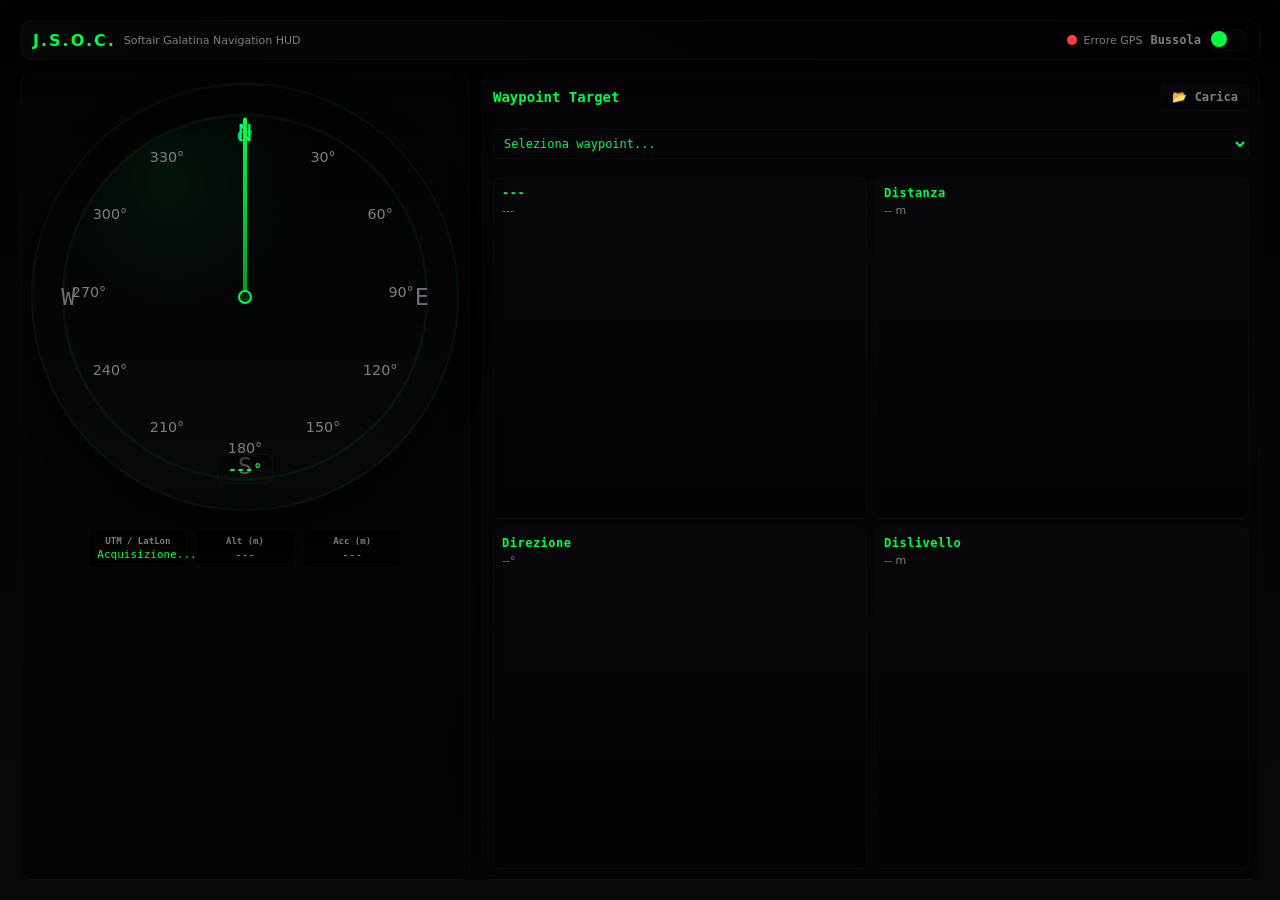
<file: index_v10.html>
<!DOCTYPE html>
<html lang="it">
<head>
<meta charset="utf-8" />
<meta name="viewport" content="width=device-width,initial-scale=1,viewport-fit=cover" />
<title>J.S.O.C. Navigation HUD - Final</title>
<style>
  :root{
    --bg:#020204;
    --surface:#0b0d0f;
    --neon:#00ff41;
    --neon-dim:#1a6f32;
    --danger:#ff3b3b;
    --muted:#7b7f83;
    --glass: rgba(255,255,255,0.02);
    --radius:12px;
    --mono: ui-monospace, SFMono-Regular, Menlo, Monaco, "Roboto Mono", monospace;
    --sans: Inter, system-ui, -apple-system, "Segoe UI", Roboto, "Helvetica Neue", Arial;
    --shadow: 0 8px 28px rgba(0,0,0,0.7);
    --app-padding: min(4vw, 20px);
  }

  /* base */
  html,body{height:100%;margin:0;background:linear-gradient(180deg,#020204 0%, #07080a 100%);font-family:var(--sans);color:#dfffe0; -webkit-font-smoothing:antialiased; -moz-osx-font-smoothing:grayscale; overflow:hidden;}
  body{padding:var(--app-padding);box-sizing:border-box;}
  *{box-sizing:border-box}

  /* app container */
  .app{height:100%;display:flex;flex-direction:column;gap:12px;}

  /* header */
  .header{display:flex;align-items:center;justify-content:space-between;padding:8px 12px;background:linear-gradient(90deg, rgba(255,255,255,0.02), rgba(0,0,0,0.06));border-radius:12px;border:1px solid rgba(255,255,255,0.03);box-shadow:var(--shadow);flex-shrink:0;}
  .brand{display:flex;align-items:center;gap:8px}
  .logo{font-weight:900;letter-spacing:2px;font-size:16px;color:var(--neon);text-shadow:0 0 10px rgba(0,255,65,0.1)}
  .subtitle{font-size:11px;color:var(--muted)}
  .gps-status{display:flex;align-items:center;gap:6px;font-size:12px;color:var(--muted)}
  .dot{width:10px;height:10px;border-radius:50%;background:#222;border:2px solid rgba(255,255,255,0.03)}
  .dot.ok{background:var(--neon);box-shadow:0 0 12px rgba(0,255,65,0.12)}
  .dot.warn{background:var(--danger);box-shadow:0 0 10px rgba(255,59,59,0.12)}

  /* top-right controls cluster */
  .top-controls{display:flex;align-items:center;gap:8px}
  /* switch style compass toggle */
  .switch{position:relative;display:inline-block;width:40px;height:22px}
  .switch input{opacity:0;width:0;height:0}
  .slider{position:absolute;cursor:pointer;top:0;left:0;right:0;bottom:0;background:linear-gradient(180deg, rgba(255,255,255,0.02), rgba(0,0,0,0.22));transition:.2s;border-radius:999px;border:1px solid rgba(0,255,65,0.06)}
  .slider:before{position:absolute;content:"";height:16px;width:16px;left:3px;bottom:3px;background:var(--neon);transition:.2s;border-radius:50%}
  input:checked + .slider:before{transform:translateX(18px);background:var(--neon)}
  .compass-toggle{display:flex;align-items:center;gap:6px;font-size:12px;color:var(--muted)}

  /* main layout */
  .main{flex:1;display:flex;flex-direction:column;gap:12px;overflow:hidden;min-height:0;}
  .panel{background:linear-gradient(180deg, rgba(255,255,255,0.01), rgba(0,0,0,0.38));border-radius:10px;padding:10px;border:1px solid rgba(255,255,255,0.02);box-shadow:var(--shadow);display:flex;flex-direction:column;gap:10px;flex-shrink:0;}

  /* responsive two-column for large screens */
  .cols{display:flex;flex-direction:column;gap:12px;height:100%;flex:1;min-height:0;}
  
  @media (orientation: landscape) {
    .cols{flex-direction:row}
    .left{flex:0 0 min(50vh, 50vw);min-width:0;}
    .right{flex:1;display:flex;flex-direction:column;gap:12px;min-width:0;}
    .compass-wrap{max-height: min(50vh, 50vw);}
  }

  @media (min-width: 768px) and (orientation: portrait) {
    .cols{flex-direction:row}
    .left{flex:0 0 50%;min-width:0;}
    .right{flex:1;display:flex;flex-direction:column;gap:12px;min-width:0;}
  }

  /* compass area */
  .compass-wrap{width:100%;max-width:100%;aspect-ratio:1;border-radius:999px;display:grid;place-items:center;position:relative;overflow:hidden;border:2px solid rgba(0,255,65,0.06);background:radial-gradient(circle at 30% 20%, rgba(0,255,65,0.02), transparent 10%), linear-gradient(180deg, rgba(0,0,0,0.45), rgba(255,255,255,0.01));box-shadow:0 10px 30px rgba(0,0,0,0.8);flex-shrink:0;}
  .compass-inner{width:92%;height:92%;border-radius:50%;position:relative;display:block}

  /* degree marks container (SVG drawn by script) */
  #ticks{position:absolute;inset:0;pointer-events:none;display:block}

  /* needles are HTML layers so rotation is easy */
  .needle-n{position:absolute;left:50%;top:50%;width:4px;height:46%;transform-origin:center bottom;background:linear-gradient(180deg,var(--neon),rgba(0,255,65,0.6));border-radius:4px;box-shadow:0 2px 8px rgba(0,255,65,0.08);transform:translate(-50%,-100%) rotate(0deg);transition:transform 120ms linear}
  .needle-target{position:absolute;left:50%;top:50%;width:6px;height:40%;transform-origin:center bottom;background:linear-gradient(180deg,var(--danger),rgba(255,59,59,0.6));border-radius:4px;transform:translate(-50%,-100%) rotate(0deg);opacity:0;transition:opacity 160ms}
  .needle-target.active{opacity:1}
  .compass-center{position:absolute;left:50%;top:50%;width:14px;height:14px;border-radius:50%;background:linear-gradient(180deg,#031004, #153b26);border:2px solid var(--neon);transform:translate(-50%,-50%);box-shadow:0 0 12px rgba(0,255,65,0.06)}
  .bearing-box{position:absolute;bottom:8px;left:50%;transform:translateX(-50%);background:linear-gradient(180deg, rgba(0,0,0,0.45), rgba(255,255,255,0.01));padding:6px 10px;border-radius:8px;border:1px solid rgba(0,255,65,0.06);font-family:var(--mono);font-weight:800;color:var(--neon);font-size:14px}

  /* info stats */
  .info-row{display:flex;gap:8px;align-items:center;justify-content:center;flex-wrap:wrap;margin-top:8px;}
  .stat{background:rgba(0,0,0,0.45);padding:6px 8px;border-radius:6px;border:1px solid rgba(255,255,255,0.02);font-family:var(--mono);font-size:11px;color:var(--neon);min-width:90px;text-align:center;flex:1;}
  .stat .label{font-size:9px;color:var(--muted);font-weight:700;display:block;margin-bottom:2px;}

  /* waypoint grid */
  .details-grid{display:grid;grid-template-columns:1fr 1fr;gap:8px;margin-top:8px;}
  .card{background:linear-gradient(180deg, rgba(255,255,255,0.01), rgba(0,0,0,0.36));padding:8px;border-radius:8px;border:1px solid rgba(255,255,255,0.02);display:flex;flex-direction:column;gap:4px;}
  .card h4{margin:0;color:var(--neon);font-family:var(--mono);letter-spacing:0.5px;font-size:12px;}
  .card p{margin:0;color:var(--muted);font-size:11px;}

  /* buttons */
  .btn{background:linear-gradient(180deg, rgba(255,255,255,0.02), rgba(0,0,0,0.36));padding:8px 10px;border-radius:6px;border:1px solid rgba(255,255,255,0.03);cursor:pointer;display:inline-flex;align-items:center;justify-content:center;gap:6px;color:var(--neon);font-weight:800;font-family:var(--mono);font-size:12px;}
  .btn.secondary{color:var(--muted);border:1px solid rgba(255,255,255,0.02)}
  .btn:active{transform:translateY(1px)}

  /* modal */
  .modal{position:fixed;inset:0;display:none;align-items:center;justify-content:center;z-index:999;background:rgba(0,0,0,0.8);padding:20px;}
  .modal.active{display:flex}
  .modal-card{width:100%;max-width:500px;background:var(--surface);padding:16px;border-radius:12px;border:1px solid rgba(255,255,255,0.03);max-height:80vh;overflow-y:auto;}

  /* iPhone specific fixes */
  @supports (-webkit-touch-callout: none) {
    .app{height: -webkit-fill-available;}
    body{padding:10px;}
  }

  /* Small phone fixes */
  @media (max-width: 350px) {
    .header{flex-wrap:wrap;gap:8px;}
    .top-controls{justify-content:flex-end;flex:1;}
    .brand{flex:1;}
    .stat{min-width:70px;font-size:10px;}
    .stat .label{font-size:8px;}
  }

  /* Landscape phone fixes */
  @media (orientation: landscape) and (max-height: 500px) {
    .app{gap:8px;}
    .header{padding:6px 10px;}
    .main{gap:8px;}
    .panel{padding:8px;gap:8px;}
    .compass-wrap{max-height: min(40vh, 40vw);}
    .info-row{margin-top:4px;}
  }
</style>
</head>
<body>
  <div class="app" id="app">
    <header class="header">
      <div class="brand">
        <div class="logo">J.S.O.C.</div>
        <div class="subtitle">Softair Galatina Navigation HUD</div>
      </div>

      <div class="top-controls">
        <div class="gps-status" id="gpsStatus">
          <div class="dot" id="gpsDot"></div>
          <div id="gpsText" class="subtitle">Acquisizione GPS...</div>
        </div>

        <!-- COMPASS TOGGLE SWITCH (top-right) - user requested -->
        <div class="compass-toggle">
          <label for="compassToggle" style="font-family:var(--mono);font-weight:800;color:var(--muted)">Bussola</label>
          <label class="switch">
            <input type="checkbox" id="compassToggle" aria-label="Toggle bussola" />
            <span class="slider"></span>
          </label>
        </div>
      </div>
    </header>

    <main class="main">
      <div class="cols">
        <div class="left panel">
          <div style="display:flex;flex-direction:column;align-items:center;gap:10px;width:100%;flex:1;min-height:0;">
            <div class="compass-wrap" id="compassWrap" role="img" aria-label="Bussola digitale">
              <div class="compass-inner" id="compassInner">
                <!-- SVG dial for markings (script will fill) -->
                <svg viewBox="0 0 300 300" preserveAspectRatio="xMidYMid meet" style="width:100%;height:100%;display:block">
                  <defs>
                    <radialGradient id="g1" cx="30%" cy="20%">
                      <stop offset="0%" stop-color="#06280f" stop-opacity="0.45"/>
                      <stop offset="60%" stop-color="#021006" stop-opacity="0.25"/>
                      <stop offset="100%" stop-color="#000" stop-opacity="0.0"/>
                    </radialGradient>
                  </defs>
                  <circle cx="150" cy="150" r="140" fill="url(#g1)" stroke="rgba(0,255,65,0.06)" stroke-width="2"/>
                  <g id="cardinals" transform="translate(150,150)">
                    <text x="0" y="-120" text-anchor="middle" font-family="var(--mono)" font-size="18" fill="#00ff7a">N</text>
                    <text x="0" y="136" text-anchor="middle" font-family="var(--mono)" font-size="18" fill="#6b6f73">S</text>
                    <text x="136" y="6" text-anchor="middle" font-family="var(--mono)" font-size="18" fill="#6b6f73">E</text>
                    <text x="-136" y="6" text-anchor="middle" font-family="var(--mono)" font-size="18" fill="#6b6f73">W</text>
                  </g>
                  <g id="svgTicks" transform="translate(150,150)"></g>
                </svg>

                <!-- HTML needles (rotated in JS) -->
                <div id="ticks"></div>
                <div class="needle-n" id="needleN" aria-hidden="true"></div>
                <div class="needle-target" id="needleTarget" aria-hidden="true"></div>
                <div class="compass-center" aria-hidden="true"></div>
                <div class="bearing-box" id="bearingBox">---°</div>
              </div>
            </div>

            <div class="info-row" id="infoRow">
              <div class="stat"><span class="label">UTM / LatLon</span><div id="utmText">Acquisizione...</div></div>
              <div class="stat"><span class="label">Alt (m)</span><div id="altText">---</div></div>
              <div class="stat"><span class="label">Acc (m)</span><div id="accText">---</div></div>
            </div>
          </div>
        </div>

        <div class="right">
          <section class="panel" style="flex:1;min-height:0;display:flex;flex-direction:column;">
            <div style="display:flex;justify-content:space-between;align-items:center;flex-shrink:0;">
              <h3 style="margin:0;color:var(--neon);font-family:var(--mono);font-size:14px;">Waypoint Target</h3>
              <button class="btn secondary" id="openLoad" style="padding:6px 10px;font-size:12px;">📂 Carica</button>
            </div>

            <div style="display:flex;gap:6px;align-items:center;flex-shrink:0;margin-top:8px;">
              <select id="waypointSelect" style="flex:1;padding:6px;border-radius:6px;background:transparent;border:1px solid rgba(255,255,255,0.03);color:var(--neon);font-family:var(--mono);font-size:12px;"><option value="">Seleziona waypoint...</option></select>
            </div>

            <div class="details-grid" style="flex:1;min-height:0;overflow:hidden;">
              <div class="card">
                <h4 id="tName">---</h4>
                <p id="tCoords">---</p>
              </div>
              <div class="card">
                <h4 id="tDist">Distanza</h4>
                <p id="tDistVal">-- m</p>
              </div>
              <div class="card">
                <h4>Direzione</h4>
                <p id="tBearing">--°</p>
              </div>
              <div class="card">
                <h4>Dislivello</h4>
                <p id="tElev">-- m</p>
              </div>
            </div>
          </section>
        </div>
      </div>
    </main>

    <!-- modal -->
    <div class="modal" id="modal">
      <div class="modal-card" role="dialog" aria-modal="true">
        <div style="display:flex;justify-content:space-between;align-items:center;flex-shrink:0;">
          <div style="font-weight:900;color:var(--neon);font-family:var(--mono);font-size:14px;">Carica Waypoints</div>
          <button class="btn secondary" id="closeModal" style="padding:6px 10px;font-size:12px;">Chiudi</button>
        </div>
        <div style="margin-top:12px;flex:1;overflow-y:auto;">
          <div style="display:flex;gap:6px;margin-bottom:8px;flex-shrink:0;">
            <button class="tab active" data-tab="file" style="padding:6px 8px;border-radius:6px;background:rgba(255,255,255,0.02);border:1px solid rgba(255,255,255,0.02);color:var(--neon);font-size:12px;">File CSV</button>
            <button class="tab" data-tab="manual" style="padding:6px 8px;border-radius:6px;background:rgba(255,255,255,0.02);border:1px solid rgba(255,255,255,0.02);color:var(--muted);font-size:12px;">Manuale</button>
          </div>
          <div id="fileTab">
            <input type="file" id="csvFile" accept=".csv,.txt" style="width:100%;padding:6px;border-radius:6px;background:transparent;border:1px solid rgba(255,255,255,0.03);color:var(--neon);font-size:12px;" />
            <div style="margin-top:8px;color:var(--muted);font-size:11px;">Formato accettato: Nome,lat,lon,alt  oppure Nome,Zone,Easting,Northing,Alt</div>
          </div>
          <div id="manualTab" style="display:none;margin-top:8px;">
            <form id="manualForm" onsubmit="return false" style="display:flex;flex-direction:column;gap:6px;">
              <input id="mName" placeholder="Nome" style="padding:6px;border-radius:6px;background:transparent;border:1px solid rgba(255,255,255,0.03);color:var(--neon);font-size:12px;" />
              <div style="display:flex;gap:6px;">
                <input id="mLat" placeholder="Latitudine" style="flex:1;padding:6px;border-radius:6px;background:transparent;border:1px solid rgba(255,255,255,0.03);color:var(--neon);font-size:12px;" />
                <input id="mLon" placeholder="Longitudine" style="flex:1;padding:6px;border-radius:6px;background:transparent;border:1px solid rgba(255,255,255,0.03);color:var(--neon);font-size:12px;" />
              </div>
              <input id="mAlt" placeholder="Altitudine (m)" style="padding:6px;border-radius:6px;background:transparent;border:1px solid rgba(255,255,255,0.03);color:var(--neon);font-size:12px;" />
              <div style="display:flex;gap:6px;">
                <button class="btn" id="addManual" style="padding:6px 10px;font-size:12px;">Aggiungi waypoint</button>
              </div>
            </form>
          </div>
        </div>
      </div>
    </div>
  </div>

<script>
/* Final J.S.O.C. - Compass + GPS + Waypoints single-file
   Optimized for iPhone both portrait and landscape
*/

(function(){
  // DOM refs
  const gpsDot = document.getElementById('gpsDot');
  const gpsText = document.getElementById('gpsText');
  const compassToggle = document.getElementById('compassToggle');
  const needleN = document.getElementById('needleN');
  const needleTarget = document.getElementById('needleTarget');
  const bearingBox = document.getElementById('bearingBox');
  const utmText = document.getElementById('utmText');
  const altText = document.getElementById('altText');
  const accText = document.getElementById('accText');
  const waypointSelect = document.getElementById('waypointSelect');
  const tName = document.getElementById('tName');
  const tCoords = document.getElementById('tCoords');
  const tDistVal = document.getElementById('tDistVal');
  const tBearing = document.getElementById('tBearing');
  const tElev = document.getElementById('tElev');
  const openLoad = document.getElementById('openLoad');
  const modal = document.getElementById('modal');
  const closeModal = document.getElementById('closeModal');
  const csvFile = document.getElementById('csvFile');
  const addManual = document.getElementById('addManual');

  // state
  let watchId = null;
  let currentPos = null;
  let waypoints = [];
  let target = null;

  // compass state & smoothing
  let haveOrientation = ('DeviceOrientationEvent' in window);
  let permissionGranted = false;
  let deviceOrientationListening = false;
  let rawHeading = null;
  let smoothHeading = null;
  let displayHeading = null;
  let smoothingAlpha = 0.15;
  let rafId = null;

  // draw tick marks
  (function drawDial(){
    const svgTicks = document.getElementById('svgTicks');
    if(svgTicks){
      for(let d=0; d<360; d+=30){
        const text = document.createElementNS('http://www.w3.org/2000/svg','text');
        const r = 120;
        const rad = (d-90) * Math.PI/180;
        const x = Math.cos(rad) * r;
        const y = Math.sin(rad) * r;
        text.setAttribute('x', x);
        text.setAttribute('y', y);
        text.setAttribute('text-anchor','middle');
        text.setAttribute('font-family','"'+getComputedStyle(document.documentElement).getPropertyValue('--mono').trim()+'"');
        text.setAttribute('font-size','11');
        text.setAttribute('fill', d===0 ? '#00ff7a' : '#7b7f83');
        text.textContent = d + '°';
        svgTicks.appendChild(text);
      }
    }
  })();

  // helper: get screen orientation angle
  function getScreenAngle(){
    const so = (screen.orientation && screen.orientation.angle) || screen.mozOrientation || screen.msOrientation;
    if(typeof so === 'number') return so;
    const wo = typeof window.orientation === 'number' ? window.orientation : 0;
    return wo || 0;
  }

  // robust heading extraction from DeviceOrientation event
  function extractHeading(e){
    if(typeof e.webkitCompassHeading === 'number' && !isNaN(e.webkitCompassHeading)){
      return (e.webkitCompassHeading + 360) % 360;
    }

    if(typeof e.alpha === 'number' && !isNaN(e.alpha)){
      const screenAngle = getScreenAngle();
      const heading = (360 - e.alpha + screenAngle) % 360;
      return (heading + 360) % 360;
    }

    return null;
  }

  // Circular EMA smoothing for headings
  function circularEMA(prev, current, alpha){
    if(prev === null || prev === undefined) return current;
    const toRad = Math.PI/180;
    const xPrev = Math.cos(prev*toRad), yPrev = Math.sin(prev*toRad);
    const xCur  = Math.cos(current*toRad), yCur  = Math.sin(current*toRad);
    const x = (1-alpha)*xPrev + alpha*xCur;
    const y = (1-alpha)*yPrev + alpha*yCur;
    const ang = Math.atan2(y,x) * 180 / Math.PI;
    return (ang + 360) % 360;
  }

  // compute shortest angular difference
  function angleDiff(a,b){
    let d = (b - a + 540) % 360 - 180;
    return d;
  }

  // render loop
  function renderLoop(){
    rafId = window.requestAnimationFrame(renderLoop);

    if(smoothHeading === null) return;

    if(displayHeading === null){
      displayHeading = smoothHeading;
    } else {
      const diff = angleDiff(displayHeading, smoothHeading);
      const step = 0.25;
      displayHeading = (displayHeading + diff * step + 360) % 360;
    }

    needleN.style.transform = `translate(-50%,-100%) rotate(${displayHeading}deg)`;
    bearingBox.textContent = `${Math.round(displayHeading)}°`;

    if(target && currentPos){
      const b = computeBearing(currentPos.coords.latitude, currentPos.coords.longitude, target.lat, target.lon);
      needleTarget.style.transform = `translate(-50%,-100%) rotate(${b}deg)`;
      needleTarget.classList.add('active');
      tBearing.textContent = `${Math.round(b)}°`;
    }
  }

  // orientation event handler
  function handleOrientationEvent(e){
    const h = extractHeading(e);
    if(h === null) return;
    rawHeading = h;
    smoothHeading = circularEMA(smoothHeading, rawHeading, smoothingAlpha);
  }

  // start listening to orientation
  function startOrientationListening(){
    if(deviceOrientationListening) return true;
    if(!haveOrientation) return false;

    window.addEventListener('deviceorientationabsolute', handleOrientationEvent, true);
    window.addEventListener('deviceorientation', handleOrientationEvent, true);
    deviceOrientationListening = true;

    if(!rafId) renderLoop();
    return true;
  }

  function stopOrientationListening(){
    window.removeEventListener('deviceorientationabsolute', handleOrientationEvent, true);
    window.removeEventListener('deviceorientation', handleOrientationEvent, true);
    deviceOrientationListening = false;
    if(rafId){ window.cancelAnimationFrame(rafId); rafId = null; }
    smoothHeading = null; rawHeading = null; displayHeading = null;
    needleN.style.transform = `translate(-50%,-100%) rotate(0deg)`;
    bearingBox.textContent = '---°';
    needleTarget.classList.remove('active');
  }

  // handle permission flow for iOS
  async function requestIOSPermission(){
    if(typeof DeviceOrientationEvent !== 'undefined' && typeof DeviceOrientationEvent.requestPermission === 'function'){
      try{
        const res = await DeviceOrientationEvent.requestPermission();
        if(res === 'granted'){
          permissionGranted = true;
          startOrientationListening();
          return true;
        } else {
          permissionGranted = false;
          alert('Permesso bussola negato. Puoi riattivarlo nelle impostazioni del browser.');
          return false;
        }
      }catch(err){
        console.warn('requestPermission error', err);
        alert('Impossibile ottenere permesso bussola (errore).');
        return false;
      }
    } else {
      permissionGranted = true;
      startOrientationListening();
      return true;
    }
  }

  // compass toggle
  compassToggle.addEventListener('change', async (e)=>{
    if(e.target.checked){
      if(typeof DeviceOrientationEvent !== 'undefined' && typeof DeviceOrientationEvent.requestPermission === 'function' && !permissionGranted){
        const ok = await requestIOSPermission();
        if(!ok){
          compassToggle.checked = false;
          return;
        }
      }
      const started = startOrientationListening();
      if(!started){
        alert('Bussola non supportata su questo dispositivo.');
        compassToggle.checked = false;
      }
    } else {
      stopOrientationListening();
    }
  });

  // GPS handling
  function startGeolocation(){
    if(!navigator.geolocation){
      gpsText.textContent = 'GPS non supportato';
      gpsDot.className = 'dot warn';
      return;
    }
    gpsText.textContent = 'Acquisizione GPS...';
    gpsDot.className = 'dot';
    const opts = { enableHighAccuracy:true, timeout:10000, maximumAge:2000 };
    watchId = navigator.geolocation.watchPosition(pos=>{
      currentPos = pos;
      gpsText.textContent = `GPS OK (±${Math.round(pos.coords.accuracy)}m)`;
      gpsDot.className = 'dot ok';
      utmText.textContent = `${pos.coords.latitude.toFixed(5)}, ${pos.coords.longitude.toFixed(5)}`;
      altText.textContent = (pos.coords.altitude === null ? '---' : pos.coords.altitude.toFixed(1));
      accText.textContent = (pos.coords.accuracy ? Math.round(pos.coords.accuracy) + ' m' : '---');
      updateNavigation();
    }, err=>{
      gpsText.textContent = 'Errore GPS';
      gpsDot.className = 'dot warn';
      console.warn('geolocation err', err);
    }, opts);
  }

  // navigation math
  function computeBearing(lat1,lon1,lat2,lon2){
    const toRad = Math.PI/180, toDeg = 180/Math.PI;
    const φ1 = lat1*toRad, φ2 = lat2*toRad;
    const Δλ = (lon2-lon1)*toRad;
    const y = Math.sin(Δλ)*Math.cos(φ2);
    const x = Math.cos(φ1)*Math.sin(φ2) - Math.sin(φ1)*Math.cos(φ2)*Math.cos(Δλ);
    const θ = Math.atan2(y,x);
    return (θ*toDeg + 360) % 360;
  }
  function haversine(lat1,lon1,lat2,lon2){
    const R=6371000; const toRad=Math.PI/180;
    const dLat=(lat2-lat1)*toRad; const dLon=(lon2-lon1)*toRad;
    const a=Math.sin(dLat/2)**2 + Math.cos(lat1*toRad)*Math.cos(lat2*toRad)*Math.sin(dLon/2)**2;
    const c=2*Math.atan2(Math.sqrt(a),Math.sqrt(1-a));
    return R*c;
  }

  function updateNavigation(){
    if(!currentPos || !target) return;
    const lat1=currentPos.coords.latitude, lon1=currentPos.coords.longitude;
    const lat2=target.lat, lon2=target.lon;
    const dist = haversine(lat1,lon1,lat2,lon2);
    const bearing = computeBearing(lat1,lon1,lat2,lon2);
    tDistVal.textContent = (dist>=1000? (dist/1000).toFixed(2)+' km' : Math.round(dist)+' m');
    tBearing.textContent = `${Math.round(bearing)}°`;
    const elevDiff = (typeof target.alt === 'number' && currentPos.coords.altitude !== null) ? (target.alt - currentPos.coords.altitude) : null;
    tElev.textContent = (elevDiff === null ? '---' : (elevDiff>0? '+' : '') + elevDiff.toFixed(1) + ' m');
  }

  // Waypoint handling
  function refreshWaypointSelect(){
    waypointSelect.innerHTML = '<option value="">Seleziona waypoint...</option>';
    waypoints.forEach((w,i)=>{
      const o = document.createElement('option');
      o.value = i;
      o.textContent = `${w.name} (${w.lat.toFixed(4)},${w.lon.toFixed(4)})`;
      waypointSelect.appendChild(o);
    });
  }
  waypointSelect.addEventListener('change',(e)=>{
    const idx = e.target.value;
    if(idx === ''){ target = null; tName.textContent='---'; tCoords.textContent='---'; tDistVal.textContent='-- m'; return; }
    target = waypoints[parseInt(idx,10)];
    tName.textContent = target.name;
    tCoords.textContent = `${target.lat.toFixed(5)}, ${target.lon.toFixed(5)}`;
    updateNavigation();
  });

  // modal & CSV parsing
  openLoad.addEventListener('click', ()=>{ modal.classList.add('active'); });
  closeModal.addEventListener('click', ()=>{ modal.classList.remove('active'); });
  document.querySelectorAll('.tab').forEach(t=>{
    t.addEventListener('click', e=>{
      document.querySelectorAll('.tab').forEach(x=>x.classList.remove('active'));
      e.target.classList.add('active');
      document.getElementById('fileTab').style.display = e.target.dataset.tab === 'file' ? 'block' : 'none';
      document.getElementById('manualTab').style.display = e.target.dataset.tab === 'manual' ? 'block' : 'none';
    });
  });

  csvFile.addEventListener('change', (ev)=>{
    const f = ev.target.files && ev.target.files[0];
    if(!f) return;
    const reader = new FileReader();
    reader.onload = function(){ parseCSV(reader.result); modal.classList.remove('active'); };
    reader.readAsText(f);
  });

  function parseCSV(txt){
    const lines = txt.split(/\r?\n/).map(l=>l.trim()).filter(Boolean);
    let added = 0;
    lines.forEach(line=>{
      const cols = line.split(',').map(c=>c.trim());
      if(cols.length >= 3){
        let name, lat, lon, alt;
        if(cols.length >= 4 && isNaN(cols[1]) && !isNaN(cols[2]) && !isNaN(cols[3])){
          name = cols[0];
          return;
        } else {
          name = cols[0];
          lat = parseFloat(cols[1]);
          lon = parseFloat(cols[2]);
          alt = cols[3] ? parseFloat(cols[3]) : 0;
        }
        if(!isNaN(lat) && !isNaN(lon)){
          waypoints.push({name,lat,lon,alt});
          added++;
        }
      }
    });
    if(added > 0){
      refreshWaypointSelect();
      alert(`Caricati ${added} waypoint(s).`);
    } else {
      alert('Nessun waypoint valido trovato nel file.');
    }
  }

  addManual.addEventListener('click', ()=>{
    const name = document.getElementById('mName').value.trim();
    const lat = parseFloat(document.getElementById('mLat').value);
    const lon = parseFloat(document.getElementById('mLon').value);
    const alt = parseFloat(document.getElementById('mAlt').value) || 0;
    if(!name || isNaN(lat) || isNaN(lon)){ alert('Inserisci nome, latitudine e longitudine valide.'); return; }
    waypoints.push({name,lat,lon,alt});
    refreshWaypointSelect();
    document.getElementById('mName').value = '';
    document.getElementById('mLat').value = '';
    document.getElementById('mLon').value = '';
    document.getElementById('mAlt').value = '';
    alert(`Waypoint "${name}" aggiunto.`);
  });

  // init
  startGeolocation();

  // Add sample waypoints for demo
  setTimeout(()=>{
    if(waypoints.length === 0){
      waypoints.push({name:'Base', lat:40.2115, lon:18.1692, alt:50});
      waypoints.push({name:'Torre', lat:40.2125, lon:18.1702, alt:60});
      refreshWaypointSelect();
    }
  }, 1000);

})();
</script>
</body>
</html>
</file>
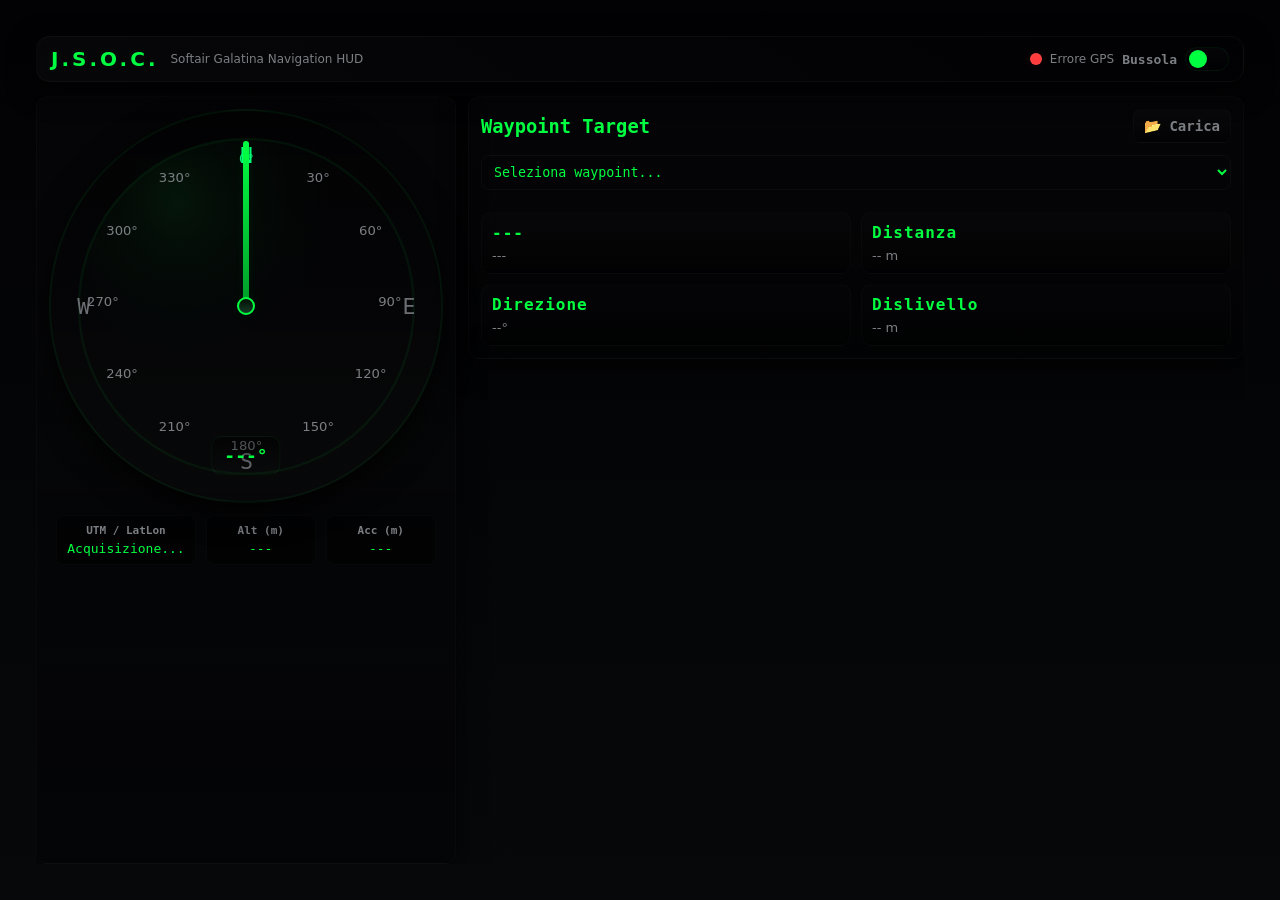
<file: index_v9.html>
<!DOCTYPE html>
<html lang="it">
<head>
<meta charset="utf-8" />
<meta name="viewport" content="width=device-width,initial-scale=1,viewport-fit=cover" />
<title>J.S.O.C. Navigation HUD - Final</title>
<style>
  :root{
    --bg:#020204;
    --surface:#0b0d0f;
    --neon:#00ff41;
    --neon-dim:#1a6f32;
    --danger:#ff3b3b;
    --muted:#7b7f83;
    --glass: rgba(255,255,255,0.02);
    --radius:12px;
    --mono: ui-monospace, SFMono-Regular, Menlo, Monaco, "Roboto Mono", monospace;
    --sans: Inter, system-ui, -apple-system, "Segoe UI", Roboto, "Helvetica Neue", Arial;
    --shadow: 0 8px 28px rgba(0,0,0,0.7);
    --app-padding: min(6vw, 36px); /* more margin as requested */
  }

  /* base */
  html,body{height:100%;margin:0;background:linear-gradient(180deg,#020204 0%, #07080a 100%);font-family:var(--sans);color:#dfffe0; -webkit-font-smoothing:antialiased; -moz-osx-font-smoothing:grayscale; overflow:hidden;}
  body{padding:var(--app-padding);box-sizing:border-box;}
  *{box-sizing:border-box}

  /* app container */
  .app{height:calc(100vh - (var(--app-padding) * 2));display:flex;flex-direction:column;gap:14px;align-items:stretch;}

  /* header */
  .header{display:flex;align-items:center;justify-content:space-between;padding:10px 14px;background:linear-gradient(90deg, rgba(255,255,255,0.02), rgba(0,0,0,0.06));border-radius:14px;border:1px solid rgba(255,255,255,0.03);box-shadow:var(--shadow);}
  .brand{display:flex;align-items:center;gap:12px}
  .logo{font-weight:900;letter-spacing:3px;font-size:20px;color:var(--neon);text-shadow:0 0 10px rgba(0,255,65,0.1)}
  .subtitle{font-size:12px;color:var(--muted)}
  .gps-status{display:flex;align-items:center;gap:8px;font-size:13px;color:var(--muted)}
  .dot{width:12px;height:12px;border-radius:50%;background:#222;border:2px solid rgba(255,255,255,0.03)}
  .dot.ok{background:var(--neon);box-shadow:0 0 12px rgba(0,255,65,0.12)}
  .dot.warn{background:var(--danger);box-shadow:0 0 10px rgba(255,59,59,0.12)}

  /* top-right controls cluster */
  .top-controls{display:flex;align-items:center;gap:8px}
  /* switch style compass toggle */
  .switch{position:relative;display:inline-block;width:44px;height:24px}
  .switch input{opacity:0;width:0;height:0}
  .slider{position:absolute;cursor:pointer;top:0;left:0;right:0;bottom:0;background:linear-gradient(180deg, rgba(255,255,255,0.02), rgba(0,0,0,0.22));transition:.2s;border-radius:999px;border:1px solid rgba(0,255,65,0.06)}
  .slider:before{position:absolute;content:"";height:18px;width:18px;left:3px;bottom:2px;background:var(--neon);transition:.2s;border-radius:50%}
  input:checked + .slider:before{transform:translateX(20px);background:var(--neon)}
  .compass-toggle{display:flex;align-items:center;gap:8px;font-size:13px;color:var(--muted)}

  /* main layout */
  .main{flex:1;display:flex;flex-direction:column;gap:14px;overflow:hidden;}
  .panel{background:linear-gradient(180deg, rgba(255,255,255,0.01), rgba(0,0,0,0.38));border-radius:12px;padding:12px;border:1px solid rgba(255,255,255,0.02);box-shadow:var(--shadow);display:flex;flex-direction:column;gap:12px}

  /* responsive two-column for large screens */
  .cols{display:flex;flex-direction:column;gap:12px;height:100%;}
  @media(min-width:960px){
    .cols{flex-direction:row}
    .left{flex:0 0 420px}
    .right{flex:1;display:flex;flex-direction:column;gap:12px}
  }

  /* compass area */
  .compass-wrap{width:100%;max-width:100%;aspect-ratio:1;border-radius:999px;display:grid;place-items:center;position:relative;overflow:hidden;border:2px solid rgba(0,255,65,0.06);background:radial-gradient(circle at 30% 20%, rgba(0,255,65,0.02), transparent 10%), linear-gradient(180deg, rgba(0,0,0,0.45), rgba(255,255,255,0.01));box-shadow:0 10px 30px rgba(0,0,0,0.8)}
  .compass-inner{width:92%;height:92%;border-radius:50%;position:relative;display:block}

  /* degree marks container (SVG drawn by script) */
  #ticks{position:absolute;inset:0;pointer-events:none;display:block}

  /* needles are HTML layers so rotation is easy */
  .needle-n{position:absolute;left:50%;top:50%;width:6px;height:46%;transform-origin:center bottom;background:linear-gradient(180deg,var(--neon),rgba(0,255,65,0.6));border-radius:6px;box-shadow:0 2px 8px rgba(0,255,65,0.08);transform:translate(-50%,-100%) rotate(0deg);transition:transform 120ms linear}
  .needle-target{position:absolute;left:50%;top:50%;width:8px;height:40%;transform-origin:center bottom;background:linear-gradient(180deg,var(--danger),rgba(255,59,59,0.6));border-radius:6px;transform:translate(-50%,-100%) rotate(0deg);opacity:0;transition:opacity 160ms}
  .needle-target.active{opacity:1}
  .compass-center{position:absolute;left:50%;top:50%;width:18px;height:18px;border-radius:50%;background:linear-gradient(180deg,#031004, #153b26);border:2px solid var(--neon);transform:translate(-50%,-50%);box-shadow:0 0 12px rgba(0,255,65,0.06)}
  .bearing-box{position:absolute;bottom:10px;left:50%;transform:translateX(-50%);background:linear-gradient(180deg, rgba(0,0,0,0.45), rgba(255,255,255,0.01));padding:8px 12px;border-radius:10px;border:1px solid rgba(0,255,65,0.06);font-family:var(--mono);font-weight:800;color:var(--neon);font-size:18px}

  /* info stats */
  .info-row{display:flex;gap:10px;align-items:center;justify-content:center;flex-wrap:wrap}
  .stat{background:rgba(0,0,0,0.45);padding:8px 10px;border-radius:8px;border:1px solid rgba(255,255,255,0.02);font-family:var(--mono);font-size:13px;color:var(--neon);min-width:110px;text-align:center}
  .stat .label{font-size:11px;color:var(--muted);font-weight:700;display:block;margin-bottom:4px}

  /* waypoint grid */
  .details-grid{display:grid;grid-template-columns:1fr 1fr;gap:10px}
  .card{background:linear-gradient(180deg, rgba(255,255,255,0.01), rgba(0,0,0,0.36));padding:10px;border-radius:10px;border:1px solid rgba(255,255,255,0.02);display:flex;flex-direction:column;gap:6px}
  .card h4{margin:0;color:var(--neon);font-family:var(--mono);letter-spacing:1px}
  .card p{margin:0;color:var(--muted);font-size:13px}

  /* controls grid */
  .controls-grid{display:grid;grid-template-columns:repeat(4,1fr);gap:10px}
  .btn{background:linear-gradient(180deg, rgba(255,255,255,0.02), rgba(0,0,0,0.36));padding:10px;border-radius:8px;border:1px solid rgba(255,255,255,0.03);cursor:pointer;display:inline-flex;align-items:center;justify-content:center;gap:8px;color:var(--neon);font-weight:800;font-family:var(--mono)}
  .btn.secondary{color:var(--muted);border:1px solid rgba(255,255,255,0.02)}
  .btn:active{transform:translateY(1px)}

  /* modal */
  .modal{position:fixed;inset:0;display:none;align-items:center;justify-content:center;z-index:999}
  .modal.active{display:flex}
  .modal-card{width:92%;max-width:620px;background:var(--surface);padding:16px;border-radius:12px;border:1px solid rgba(255,255,255,0.03)}

  /* small devices */
  @media(max-width:420px){
    .controls-grid{grid-template-columns:repeat(2,1fr)}
  }

  /* landscape tweaks */
  @media (orientation:landscape) and (max-height:560px){
    .main{flex-direction:row;gap:12px}
    .left{flex:0 0 380px}
  }
</style>
</head>
<body>
  <div class="app" id="app">
    <header class="header">
      <div class="brand">
        <div class="logo">J.S.O.C.</div>
        <div class="subtitle">Softair Galatina Navigation HUD</div>
      </div>

      <div class="top-controls">
        <div class="gps-status" id="gpsStatus">
          <div class="dot" id="gpsDot"></div>
          <div id="gpsText" class="subtitle">Acquisizione GPS...</div>
        </div>

        <!-- COMPASS TOGGLE SWITCH (top-right) - user requested -->
        <div class="compass-toggle">
          <label for="compassToggle" style="font-family:var(--mono);font-weight:800;color:var(--muted)">Bussola</label>
          <label class="switch">
            <input type="checkbox" id="compassToggle" aria-label="Toggle bussola" />
            <span class="slider"></span>
          </label>
        </div>
      </div>
    </header>

    <main class="main">
      <div class="cols">
        <div class="left panel left">
          <div style="display:flex;flex-direction:column;align-items:center;gap:12px;width:100%">
            <div class="compass-wrap" id="compassWrap" role="img" aria-label="Bussola digitale">
              <div class="compass-inner" id="compassInner">
                <!-- SVG dial for markings (script will fill) -->
                <svg viewBox="0 0 300 300" preserveAspectRatio="xMidYMid meet" style="width:100%;height:100%;display:block">
                  <defs>
                    <radialGradient id="g1" cx="30%" cy="20%">
                      <stop offset="0%" stop-color="#06280f" stop-opacity="0.45"/>
                      <stop offset="60%" stop-color="#021006" stop-opacity="0.25"/>
                      <stop offset="100%" stop-color="#000" stop-opacity="0.0"/>
                    </radialGradient>
                  </defs>
                  <circle cx="150" cy="150" r="140" fill="url(#g1)" stroke="rgba(0,255,65,0.06)" stroke-width="2"/>
                  <g id="cardinals" transform="translate(150,150)">
                    <text x="0" y="-120" text-anchor="middle" font-family="var(--mono)" font-size="18" fill="#00ff7a">N</text>
                    <text x="0" y="136" text-anchor="middle" font-family="var(--mono)" font-size="18" fill="#6b6f73">S</text>
                    <text x="136" y="6" text-anchor="middle" font-family="var(--mono)" font-size="18" fill="#6b6f73">E</text>
                    <text x="-136" y="6" text-anchor="middle" font-family="var(--mono)" font-size="18" fill="#6b6f73">W</text>
                  </g>
                  <g id="svgTicks" transform="translate(150,150)"></g>
                </svg>

                <!-- HTML needles (rotated in JS) -->
                <div id="ticks"></div>
                <div class="needle-n" id="needleN" aria-hidden="true"></div>
                <div class="needle-target" id="needleTarget" aria-hidden="true"></div>
                <div class="compass-center" aria-hidden="true"></div>
                <div class="bearing-box" id="bearingBox">---°</div>
              </div>
            </div>

            <div class="info-row" id="infoRow">
              <div class="stat"><span class="label">UTM / LatLon</span><div id="utmText">Acquisizione...</div></div>
              <div class="stat"><span class="label">Alt (m)</span><div id="altText">---</div></div>
              <div class="stat"><span class="label">Acc (m)</span><div id="accText">---</div></div>
            </div>
          </div>
        </div>

        <div class="right">
          <section class="panel">
            <div style="display:flex;justify-content:space-between;align-items:center">
              <h3 style="margin:0;color:var(--neon);font-family:var(--mono)">Waypoint Target</h3>
              <button class="btn secondary" id="openLoad" style="padding:8px 10px;border-radius:8px;font-size:14px">📂 Carica</button>
            </div>

            <div style="display:flex;gap:8px;align-items:center">
              <select id="waypointSelect" style="flex:1;padding:8px;border-radius:8px;background:transparent;border:1px solid rgba(255,255,255,0.03);color:var(--neon);font-family:var(--mono)"><option value="">Seleziona waypoint...</option></select>
            </div>

            <div class="details-grid" style="margin-top:10px">
              <div class="card">
                <h4 id="tName">---</h4>
                <p id="tCoords">---</p>
              </div>
              <div class="card">
                <h4 id="tDist">Distanza</h4>
                <p id="tDistVal">-- m</p>
              </div>
              <div class="card">
                <h4>Direzione</h4>
                <p id="tBearing">--°</p>
              </div>
              <div class="card">
                <h4>Dislivello</h4>
                <p id="tElev">-- m</p>
              </div>
            </div>
          </section>
        </div>
      </div>
    </main>

    <!-- modal -->
    <div class="modal" id="modal">
      <div class="modal-card" role="dialog" aria-modal="true">
        <div style="display:flex;justify-content:space-between;align-items:center">
          <div style="font-weight:900;color:var(--neon);font-family:var(--mono)">Carica Waypoints</div>
          <button class="btn secondary" id="closeModal">Chiudi</button>
        </div>
        <div style="margin-top:12px">
          <div style="display:flex;gap:8px;margin-bottom:8px">
            <button class="tab active" data-tab="file" style="padding:8px 10px;border-radius:8px;background:rgba(255,255,255,0.02);border:1px solid rgba(255,255,255,0.02);color:var(--neon)">File CSV</button>
            <button class="tab" data-tab="manual" style="padding:8px 10px;border-radius:8px;background:rgba(255,255,255,0.02);border:1px solid rgba(255,255,255,0.02);color:var(--muted)">Manuale</button>
          </div>
          <div id="fileTab">
            <input type="file" id="csvFile" accept=".csv,.txt" />
            <div style="margin-top:8px;color:var(--muted);font-size:13px">Formato accettato: Nome,lat,lon,alt  oppure Nome,Zone,Easting,Northing,Alt</div>
          </div>
          <div id="manualTab" style="display:none;margin-top:8px">
            <form id="manualForm" onsubmit="return false" style="display:flex;flex-direction:column;gap:8px">
              <input id="mName" placeholder="Nome" style="padding:8px;border-radius:8px;background:transparent;border:1px solid rgba(255,255,255,0.03);color:var(--neon)" />
              <div style="display:flex;gap:8px">
                <input id="mLat" placeholder="Latitudine" style="flex:1;padding:8px;border-radius:8px;background:transparent;border:1px solid rgba(255,255,255,0.03);color:var(--neon)" />
                <input id="mLon" placeholder="Longitudine" style="flex:1;padding:8px;border-radius:8px;background:transparent;border:1px solid rgba(255,255,255,0.03);color:var(--neon)" />
              </div>
              <input id="mAlt" placeholder="Altitudine (m)" style="padding:8px;border-radius:8px;background:transparent;border:1px solid rgba(255,255,255,0.03);color:var(--neon)" />
              <div style="display:flex;gap:8px">
                <button class="btn" id="addManual">Aggiungi waypoint</button>
              </div>
            </form>
          </div>
        </div>
      </div>
    </div>
  </div>

<script>
/* Final J.S.O.C. - Compass + GPS + Waypoints single-file
   Fixes included:
   - Switch style compass toggle (replaced button)
   - Removed controls section, kept only load button in Waypoint Target
   - Fixed needle rotation pivot (transform-origin: center bottom)
   - Prevented page scrolling (overflow:hidden)
   - Horizontal mode layout preserved
   - Updated subtitle to "Softair Galatina Navigation HUD"
*/

(function(){
  // DOM refs
  const gpsDot = document.getElementById('gpsDot');
  const gpsText = document.getElementById('gpsText');
  const compassToggle = document.getElementById('compassToggle');
  const needleN = document.getElementById('needleN');
  const needleTarget = document.getElementById('needleTarget');
  const bearingBox = document.getElementById('bearingBox');
  const utmText = document.getElementById('utmText');
  const altText = document.getElementById('altText');
  const accText = document.getElementById('accText');
  const waypointSelect = document.getElementById('waypointSelect');
  const tName = document.getElementById('tName');
  const tCoords = document.getElementById('tCoords');
  const tDistVal = document.getElementById('tDistVal');
  const tBearing = document.getElementById('tBearing');
  const tElev = document.getElementById('tElev');
  const openLoad = document.getElementById('openLoad');
  const modal = document.getElementById('modal');
  const closeModal = document.getElementById('closeModal');
  const csvFile = document.getElementById('csvFile');
  const addManual = document.getElementById('addManual');

  // state
  let watchId = null;
  let currentPos = null;
  let waypoints = [];
  let target = null;

  // compass state & smoothing
  let haveOrientation = ('DeviceOrientationEvent' in window);
  let permissionGranted = false;
  let deviceOrientationListening = false;
  let rawHeading = null;        // latest raw heading in degrees
  let smoothHeading = null;     // filtered heading (degrees)
  let displayHeading = null;    // currently displayed heading (degrees) - used for smooth UI lerp
  let smoothingAlpha = 0.15;    // EMA alpha (0..1). lower = smoother but more lag. 0.15 is a balanced default.
  let rafId = null;

  // draw tick marks (SVG & HTML tiny labels)
  (function drawDial(){
    const svgTicks = document.getElementById('svgTicks');
    if(svgTicks){
      for(let d=0; d<360; d+=30){
        const text = document.createElementNS('http://www.w3.org/2000/svg','text');
        const r = 120;
        const rad = (d-90) * Math.PI/180;
        const x = Math.cos(rad) * r;
        const y = Math.sin(rad) * r;
        text.setAttribute('x', x);
        text.setAttribute('y', y);
        text.setAttribute('text-anchor','middle');
        text.setAttribute('font-family','"'+getComputedStyle(document.documentElement).getPropertyValue('--mono').trim()+'"');
        text.setAttribute('font-size','11');
        text.setAttribute('fill', d===0 ? '#00ff7a' : '#7b7f83');
        text.textContent = d + '°';
        svgTicks.appendChild(text);
      }
    }
  })();

  // helper: get screen orientation angle (0/90/180/270)
  function getScreenAngle(){
    const so = (screen.orientation && screen.orientation.angle) || screen.mozOrientation || screen.msOrientation;
    if(typeof so === 'number') return so;
    // fallback to window.orientation (may be undefined)
    const wo = typeof window.orientation === 'number' ? window.orientation : 0;
    return wo || 0;
  }

  // robust heading extraction from DeviceOrientation event
  function extractHeading(e){
    // Prioritize webkitCompassHeading (iOS native heading)
    if(typeof e.webkitCompassHeading === 'number' && !isNaN(e.webkitCompassHeading)){
      return (e.webkitCompassHeading + 360) % 360;
    }

    // If absolute is true and alpha present, use alpha with corrections
    if(typeof e.alpha === 'number' && !isNaN(e.alpha)){
      // Many implementations: heading = 360 - alpha (to convert device rotation to compass heading)
      // We'll use 360 - alpha and add screen orientation correction.
      const screenAngle = getScreenAngle(); // degrees
      const heading = (360 - e.alpha + screenAngle) % 360;
      return (heading + 360) % 360;
    }

    return null;
  }

  // Circular EMA smoothing for headings (vector-based)
  function circularEMA(prev, current, alpha){
    if(prev === null || prev === undefined) return current;
    const toRad = Math.PI/180;
    const xPrev = Math.cos(prev*toRad), yPrev = Math.sin(prev*toRad);
    const xCur  = Math.cos(current*toRad), yCur  = Math.sin(current*toRad);
    const x = (1-alpha)*xPrev + alpha*xCur;
    const y = (1-alpha)*yPrev + alpha*yCur;
    const ang = Math.atan2(y,x) * 180 / Math.PI;
    return (ang + 360) % 360;
  }

  // compute shortest angular difference (-180..180)
  function angleDiff(a,b){
    let d = (b - a + 540) % 360 - 180;
    return d;
  }

  // render loop: lerp displayHeading to smoothHeading and update DOM transforms
  function renderLoop(){
    // request next frame
    rafId = window.requestAnimationFrame(renderLoop);

    if(smoothHeading === null) return;

    if(displayHeading === null){
      displayHeading = smoothHeading;
    } else {
      // lerp on circular shortest path
      const diff = angleDiff(displayHeading, smoothHeading);
      // smooth step factor for UI (interpolate faster than sensor smoothing)
      const step = 0.25; // 0..1 - higher means display follows closer
      displayHeading = (displayHeading + diff * step + 360) % 360;
    }

    // apply transform to north needle. Needle points to NORTH, so rotate by displayHeading
    needleN.style.transform = `translate(-50%,-100%) rotate(${displayHeading}deg)`;
    bearingBox.textContent = `${Math.round(displayHeading)}°`;

    // if target exists, ensure its needle points to target bearing (absolute)
    if(target && currentPos){
      const b = computeBearing(currentPos.coords.latitude, currentPos.coords.longitude, target.lat, target.lon);
      needleTarget.style.transform = `translate(-50%,-100%) rotate(${b}deg)`;
      needleTarget.classList.add('active');
      tBearing.textContent = `${Math.round(b)}°`;
    }
  }

  // orientation event handler
  function handleOrientationEvent(e){
    const h = extractHeading(e);
    if(h === null) return;
    rawHeading = h;
    // update smoothHeading via circular EMA
    smoothHeading = circularEMA(smoothHeading, rawHeading, smoothingAlpha);
  }

  // start listening to orientation (must be called after user interaction on iOS)
  function startOrientationListening(){
    if(deviceOrientationListening) return true;
    if(!haveOrientation) return false;

    // on iOS we need explicit permission (handled elsewhere), on Android usually allowed
    window.addEventListener('deviceorientationabsolute', handleOrientationEvent, true);
    window.addEventListener('deviceorientation', handleOrientationEvent, true);
    deviceOrientationListening = true;

    // start render loop if not running
    if(!rafId) renderLoop();
    return true;
  }

  function stopOrientationListening(){
    window.removeEventListener('deviceorientationabsolute', handleOrientationEvent, true);
    window.removeEventListener('deviceorientation', handleOrientationEvent, true);
    deviceOrientationListening = false;
    if(rafId){ window.cancelAnimationFrame(rafId); rafId = null; }
    smoothHeading = null; rawHeading = null; displayHeading = null;
    needleN.style.transform = `translate(-50%,-100%) rotate(0deg)`;
    bearingBox.textContent = '---°';
    needleTarget.classList.remove('active');
  }

  // handle permission flow for iOS (must be inside a user gesture)
  async function requestIOSPermission(){
    if(typeof DeviceOrientationEvent !== 'undefined' && typeof DeviceOrientationEvent.requestPermission === 'function'){
      try{
        const res = await DeviceOrientationEvent.requestPermission();
        if(res === 'granted'){
          permissionGranted = true;
          startOrientationListening();
          return true;
        } else {
          permissionGranted = false;
          alert('Permesso bussola negato. Puoi riattivarlo nelle impostazioni del browser.');
          return false;
        }
      }catch(err){
        console.warn('requestPermission error', err);
        alert('Impossibile ottenere permesso bussola (errore).');
        return false;
      }
    } else {
      // Non iOS - no explicit permission needed
      permissionGranted = true;
      startOrientationListening();
      return true;
    }
  }

  // compass toggle toggles listening (also for Android)
  compassToggle.addEventListener('change', async (e)=>{
    if(e.target.checked){
      // try to start; if iOS require permission first
      if(typeof DeviceOrientationEvent !== 'undefined' && typeof DeviceOrientationEvent.requestPermission === 'function' && !permissionGranted){
        const ok = await requestIOSPermission();
        if(!ok){
          compassToggle.checked = false;
          return;
        }
      }
      const started = startOrientationListening();
      if(!started){
        alert('Bussola non supportata su questo dispositivo.');
        compassToggle.checked = false;
      }
    } else {
      stopOrientationListening();
    }
  });

  // GPS handling
  function startGeolocation(){
    if(!navigator.geolocation){
      gpsText.textContent = 'GPS non supportato';
      gpsDot.className = 'dot warn';
      return;
    }
    gpsText.textContent = 'Acquisizione GPS...';
    gpsDot.className = 'dot';
    const opts = { enableHighAccuracy:true, timeout:10000, maximumAge:2000 };
    watchId = navigator.geolocation.watchPosition(pos=>{
      currentPos = pos;
      gpsText.textContent = `GPS OK (±${Math.round(pos.coords.accuracy)}m)`;
      gpsDot.className = 'dot ok';
      utmText.textContent = `${pos.coords.latitude.toFixed(5)}, ${pos.coords.longitude.toFixed(5)}`;
      altText.textContent = (pos.coords.altitude === null ? '---' : pos.coords.altitude.toFixed(1));
      accText.textContent = (pos.coords.accuracy ? Math.round(pos.coords.accuracy) + ' m' : '---');
      updateNavigation();
    }, err=>{
      gpsText.textContent = 'Errore GPS';
      gpsDot.className = 'dot warn';
      console.warn('geolocation err', err);
    }, opts);
  }

  // navigation math
  function computeBearing(lat1,lon1,lat2,lon2){
    const toRad = Math.PI/180, toDeg = 180/Math.PI;
    const φ1 = lat1*toRad, φ2 = lat2*toRad;
    const Δλ = (lon2-lon1)*toRad;
    const y = Math.sin(Δλ)*Math.cos(φ2);
    const x = Math.cos(φ1)*Math.sin(φ2) - Math.sin(φ1)*Math.cos(φ2)*Math.cos(Δλ);
    const θ = Math.atan2(y,x);
    return (θ*toDeg + 360) % 360;
  }
  function haversine(lat1,lon1,lat2,lon2){
    const R=6371000; const toRad=Math.PI/180;
    const dLat=(lat2-lat1)*toRad; const dLon=(lon2-lon1)*toRad;
    const a=Math.sin(dLat/2)**2 + Math.cos(lat1*toRad)*Math.cos(lat2*toRad)*Math.sin(dLon/2)**2;
    const c=2*Math.atan2(Math.sqrt(a),Math.sqrt(1-a));
    return R*c;
  }

  function updateNavigation(){
    if(!currentPos || !target) return;
    const lat1=currentPos.coords.latitude, lon1=currentPos.coords.longitude;
    const lat2=target.lat, lon2=target.lon;
    const dist = haversine(lat1,lon1,lat2,lon2);
    const bearing = computeBearing(lat1,lon1,lat2,lon2);
    tDistVal.textContent = (dist>=1000? (dist/1000).toFixed(2)+' km' : Math.round(dist)+' m');
    tBearing.textContent = `${Math.round(bearing)}°`;
    const elevDiff = (typeof target.alt === 'number' && currentPos.coords.altitude !== null) ? (target.alt - currentPos.coords.altitude) : null;
    tElev.textContent = (elevDiff === null ? '---' : (elevDiff>0? '+' : '') + elevDiff.toFixed(1) + ' m');
  }

  // Waypoint handling (simple)
  function refreshWaypointSelect(){
    waypointSelect.innerHTML = '<option value="">Seleziona waypoint...</option>';
    waypoints.forEach((w,i)=>{
      const o = document.createElement('option');
      o.value = i;
      o.textContent = `${w.name} (${w.lat.toFixed(4)},${w.lon.toFixed(4)})`;
      waypointSelect.appendChild(o);
    });
  }
  waypointSelect.addEventListener('change',(e)=>{
    const idx = e.target.value;
    if(idx === ''){ target = null; tName.textContent='---'; tCoords.textContent='---'; tDistVal.textContent='-- m'; return; }
    target = waypoints[parseInt(idx,10)];
    tName.textContent = target.name;
    tCoords.textContent = `${target.lat.toFixed(5)}, ${target.lon.toFixed(5)}`;
    updateNavigation();
  });

  // modal & CSV parsing basics
  openLoad.addEventListener('click', ()=>{ modal.classList.add('active'); });
  closeModal.addEventListener('click', ()=>{ modal.classList.remove('active'); });
  document.querySelectorAll('.tab').forEach(t=>{
    t.addEventListener('click', e=>{
      document.querySelectorAll('.tab').forEach(x=>x.classList.remove('active'));
      e.target.classList.add('active');
      document.getElementById('fileTab').style.display = e.target.dataset.tab === 'file' ? 'block' : 'none';
      document.getElementById('manualTab').style.display = e.target.dataset.tab === 'manual' ? 'block' : 'none';
    });
  });

  csvFile.addEventListener('change', (ev)=>{
    const f = ev.target.files && ev.target.files[0];
    if(!f) return;
    const reader = new FileReader();
    reader.onload = function(){ parseCSV(reader.result); modal.classList.remove('active'); };
    reader.readAsText(f);
  });

  function parseCSV(txt){
    const lines = txt.split(/\r?\n/).map(l=>l.trim()).filter(Boolean);
    let added = 0;
    lines.forEach(line=>{
      const cols = line.split(',').map(c=>c.trim());
      // accept name,lat,lon,alt  or name,zone,easting,northing,alt
      if(cols.length >= 3){
        let name, lat, lon, alt;
        if(cols.length >= 4 && isNaN(cols[1]) && !isNaN(cols[2]) && !isNaN(cols[3])){
          // UTM-like: name,zone,easting,northing,alt
          name = cols[0];
          // skip UTM conversion for now, just use lat/lon if provided later
          return;
        } else {
          // lat/lon
          name = cols[0];
          lat = parseFloat(cols[1]);
          lon = parseFloat(cols[2]);
          alt = cols[3] ? parseFloat(cols[3]) : 0;
        }
        if(!isNaN(lat) && !isNaN(lon)){
          waypoints.push({name,lat,lon,alt});
          added++;
        }
      }
    });
    if(added > 0){
      refreshWaypointSelect();
      alert(`Caricati ${added} waypoint(s).`);
    } else {
      alert('Nessun waypoint valido trovato nel file.');
    }
  }

  addManual.addEventListener('click', ()=>{
    const name = document.getElementById('mName').value.trim();
    const lat = parseFloat(document.getElementById('mLat').value);
    const lon = parseFloat(document.getElementById('mLon').value);
    const alt = parseFloat(document.getElementById('mAlt').value) || 0;
    if(!name || isNaN(lat) || isNaN(lon)){ alert('Inserisci nome, latitudine e longitudine valide.'); return; }
    waypoints.push({name,lat,lon,alt});
    refreshWaypointSelect();
    document.getElementById('mName').value = '';
    document.getElementById('mLat').value = '';
    document.getElementById('mLon').value = '';
    document.getElementById('mAlt').value = '';
    alert(`Waypoint "${name}" aggiunto.`);
  });

  // init
  startGeolocation();

  // Add sample waypoints for demo
  setTimeout(()=>{
    if(waypoints.length === 0){
      waypoints.push({name:'Base', lat:40.2115, lon:18.1692, alt:50});
      waypoints.push({name:'Torre', lat:40.2125, lon:18.1702, alt:60});
      refreshWaypointSelect();
    }
  }, 1000);

})();
</script>
</body>
</html>
</file>
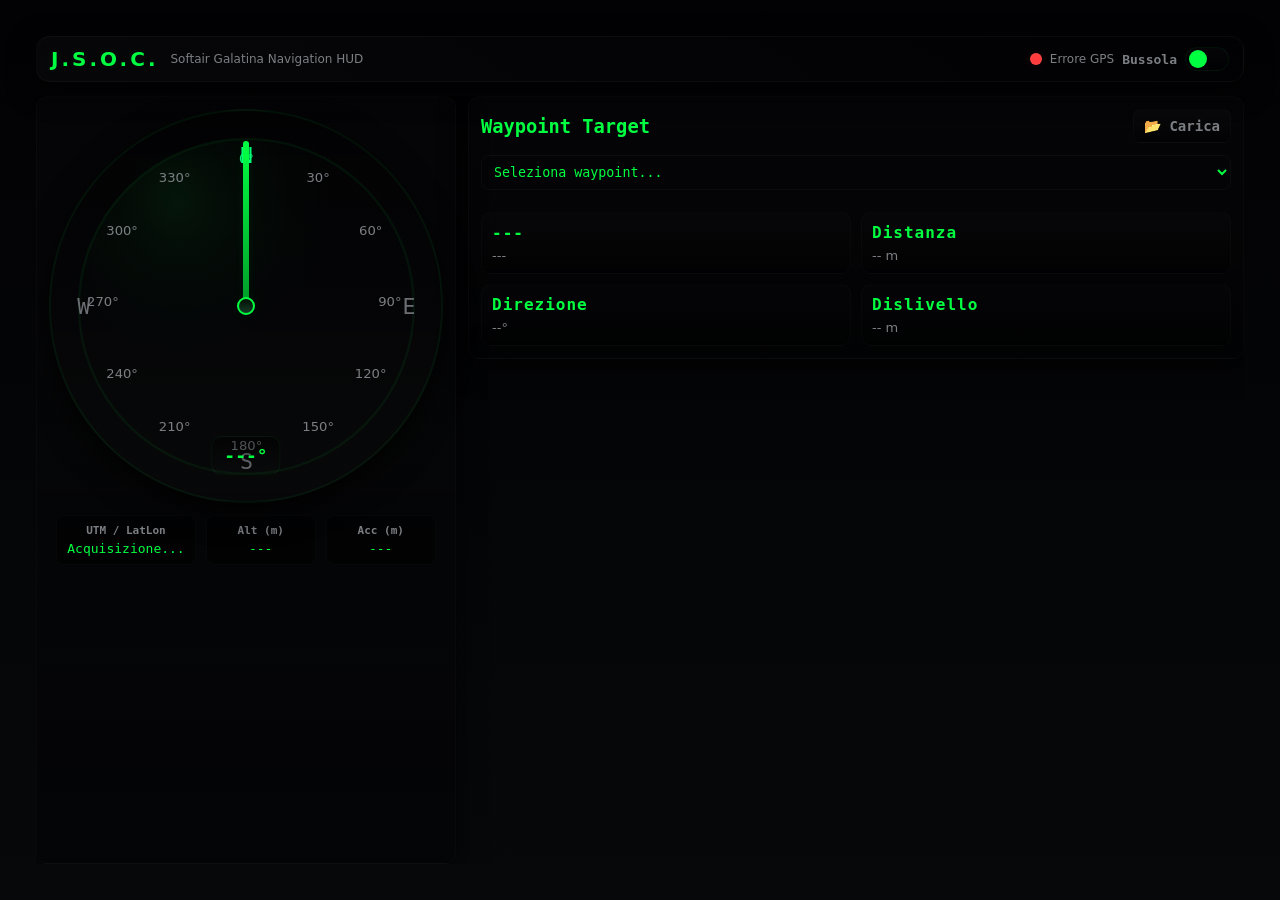
<file: indx.html>
<!DOCTYPE html>
<html lang="it">
<head>
<meta charset="utf-8" />
<meta name="viewport" content="width=device-width,initial-scale=1,viewport-fit=cover" />
<title>J.S.O.C. Navigation HUD - Final</title>
<style>
  :root{
    --bg:#020204;
    --surface:#0b0d0f;
    --neon:#00ff41;
    --neon-dim:#1a6f32;
    --danger:#ff3b3b;
    --muted:#7b7f83;
    --glass: rgba(255,255,255,0.02);
    --radius:12px;
    --mono: ui-monospace, SFMono-Regular, Menlo, Monaco, "Roboto Mono", monospace;
    --sans: Inter, system-ui, -apple-system, "Segoe UI", Roboto, "Helvetica Neue", Arial;
    --shadow: 0 8px 28px rgba(0,0,0,0.7);
    --app-padding: min(6vw, 36px); /* more margin as requested */
  }

  /* base */
  html,body{height:100%;margin:0;background:linear-gradient(180deg,#020204 0%, #07080a 100%);font-family:var(--sans);color:#dfffe0; -webkit-font-smoothing:antialiased; -moz-osx-font-smoothing:grayscale; overflow:hidden;}
  body{padding:var(--app-padding);box-sizing:border-box;}
  *{box-sizing:border-box}

  /* app container */
  .app{height:calc(100vh - (var(--app-padding) * 2));display:flex;flex-direction:column;gap:14px;align-items:stretch;}

  /* header */
  .header{display:flex;align-items:center;justify-content:space-between;padding:10px 14px;background:linear-gradient(90deg, rgba(255,255,255,0.02), rgba(0,0,0,0.06));border-radius:14px;border:1px solid rgba(255,255,255,0.03);box-shadow:var(--shadow);}
  .brand{display:flex;align-items:center;gap:12px}
  .logo{font-weight:900;letter-spacing:3px;font-size:20px;color:var(--neon);text-shadow:0 0 10px rgba(0,255,65,0.1)}
  .subtitle{font-size:12px;color:var(--muted)}
  .gps-status{display:flex;align-items:center;gap:8px;font-size:13px;color:var(--muted)}
  .dot{width:12px;height:12px;border-radius:50%;background:#222;border:2px solid rgba(255,255,255,0.03)}
  .dot.ok{background:var(--neon);box-shadow:0 0 12px rgba(0,255,65,0.12)}
  .dot.warn{background:var(--danger);box-shadow:0 0 10px rgba(255,59,59,0.12)}

  /* top-right controls cluster */
  .top-controls{display:flex;align-items:center;gap:8px}
  /* switch style compass toggle */
  .switch{position:relative;display:inline-block;width:44px;height:24px}
  .switch input{opacity:0;width:0;height:0}
  .slider{position:absolute;cursor:pointer;top:0;left:0;right:0;bottom:0;background:linear-gradient(180deg, rgba(255,255,255,0.02), rgba(0,0,0,0.22));transition:.2s;border-radius:999px;border:1px solid rgba(0,255,65,0.06)}
  .slider:before{position:absolute;content:"";height:18px;width:18px;left:3px;bottom:2px;background:var(--neon);transition:.2s;border-radius:50%}
  input:checked + .slider:before{transform:translateX(20px);background:var(--neon)}
  .compass-toggle{display:flex;align-items:center;gap:8px;font-size:13px;color:var(--muted)}

  /* main layout */
  .main{flex:1;display:flex;flex-direction:column;gap:14px;overflow:hidden;}
  .panel{background:linear-gradient(180deg, rgba(255,255,255,0.01), rgba(0,0,0,0.38));border-radius:12px;padding:12px;border:1px solid rgba(255,255,255,0.02);box-shadow:var(--shadow);display:flex;flex-direction:column;gap:12px}

  /* responsive two-column for large screens */
  .cols{display:flex;flex-direction:column;gap:12px;height:100%;}
  @media(min-width:960px){
    .cols{flex-direction:row}
    .left{flex:0 0 420px}
    .right{flex:1;display:flex;flex-direction:column;gap:12px}
  }

  /* compass area */
  .compass-wrap{width:100%;max-width:100%;aspect-ratio:1;border-radius:999px;display:grid;place-items:center;position:relative;overflow:hidden;border:2px solid rgba(0,255,65,0.06);background:radial-gradient(circle at 30% 20%, rgba(0,255,65,0.02), transparent 10%), linear-gradient(180deg, rgba(0,0,0,0.45), rgba(255,255,255,0.01));box-shadow:0 10px 30px rgba(0,0,0,0.8)}
  .compass-inner{width:92%;height:92%;border-radius:50%;position:relative;display:block}

  /* degree marks container (SVG drawn by script) */
  #ticks{position:absolute;inset:0;pointer-events:none;display:block}

  /* needles are HTML layers so rotation is easy */
  .needle-n{position:absolute;left:50%;top:50%;width:6px;height:46%;transform-origin:center bottom;background:linear-gradient(180deg,var(--neon),rgba(0,255,65,0.6));border-radius:6px;box-shadow:0 2px 8px rgba(0,255,65,0.08);transform:translate(-50%,-100%) rotate(0deg);transition:transform 120ms linear}
  .needle-target{position:absolute;left:50%;top:50%;width:8px;height:40%;transform-origin:center bottom;background:linear-gradient(180deg,var(--danger),rgba(255,59,59,0.6));border-radius:6px;transform:translate(-50%,-100%) rotate(0deg);opacity:0;transition:opacity 160ms}
  .needle-target.active{opacity:1}
  .compass-center{position:absolute;left:50%;top:50%;width:18px;height:18px;border-radius:50%;background:linear-gradient(180deg,#031004, #153b26);border:2px solid var(--neon);transform:translate(-50%,-50%);box-shadow:0 0 12px rgba(0,255,65,0.06)}
  .bearing-box{position:absolute;bottom:10px;left:50%;transform:translateX(-50%);background:linear-gradient(180deg, rgba(0,0,0,0.45), rgba(255,255,255,0.01));padding:8px 12px;border-radius:10px;border:1px solid rgba(0,255,65,0.06);font-family:var(--mono);font-weight:800;color:var(--neon);font-size:18px}

  /* info stats */
  .info-row{display:flex;gap:10px;align-items:center;justify-content:center;flex-wrap:wrap}
  .stat{background:rgba(0,0,0,0.45);padding:8px 10px;border-radius:8px;border:1px solid rgba(255,255,255,0.02);font-family:var(--mono);font-size:13px;color:var(--neon);min-width:110px;text-align:center}
  .stat .label{font-size:11px;color:var(--muted);font-weight:700;display:block;margin-bottom:4px}

  /* waypoint grid */
  .details-grid{display:grid;grid-template-columns:1fr 1fr;gap:10px}
  .card{background:linear-gradient(180deg, rgba(255,255,255,0.01), rgba(0,0,0,0.36));padding:10px;border-radius:10px;border:1px solid rgba(255,255,255,0.02);display:flex;flex-direction:column;gap:6px}
  .card h4{margin:0;color:var(--neon);font-family:var(--mono);letter-spacing:1px}
  .card p{margin:0;color:var(--muted);font-size:13px}

  /* controls grid */
  .controls-grid{display:grid;grid-template-columns:repeat(4,1fr);gap:10px}
  .btn{background:linear-gradient(180deg, rgba(255,255,255,0.02), rgba(0,0,0,0.36));padding:10px;border-radius:8px;border:1px solid rgba(255,255,255,0.03);cursor:pointer;display:inline-flex;align-items:center;justify-content:center;gap:8px;color:var(--neon);font-weight:800;font-family:var(--mono)}
  .btn.secondary{color:var(--muted);border:1px solid rgba(255,255,255,0.02)}
  .btn:active{transform:translateY(1px)}

  /* modal */
  .modal{position:fixed;inset:0;display:none;align-items:center;justify-content:center;z-index:999}
  .modal.active{display:flex}
  .modal-card{width:92%;max-width:620px;background:var(--surface);padding:16px;border-radius:12px;border:1px solid rgba(255,255,255,0.03)}

  /* small devices */
  @media(max-width:420px){
    .controls-grid{grid-template-columns:repeat(2,1fr)}
  }

  /* landscape tweaks */
  @media (orientation:landscape) and (max-height:560px){
    .main{flex-direction:row;gap:12px}
    .left{flex:0 0 380px}
  }
</style>
</head>
<body>
  <div class="app" id="app">
    <header class="header">
      <div class="brand">
        <div class="logo">J.S.O.C.</div>
        <div class="subtitle">Softair Galatina Navigation HUD</div>
      </div>

      <div class="top-controls">
        <div class="gps-status" id="gpsStatus">
          <div class="dot" id="gpsDot"></div>
          <div id="gpsText" class="subtitle">Acquisizione GPS...</div>
        </div>

        <!-- COMPASS TOGGLE SWITCH (top-right) - user requested -->
        <div class="compass-toggle">
          <label for="compassToggle" style="font-family:var(--mono);font-weight:800;color:var(--muted)">Bussola</label>
          <label class="switch">
            <input type="checkbox" id="compassToggle" aria-label="Toggle bussola" />
            <span class="slider"></span>
          </label>
        </div>
      </div>
    </header>

    <main class="main">
      <div class="cols">
        <div class="left panel left">
          <div style="display:flex;flex-direction:column;align-items:center;gap:12px;width:100%">
            <div class="compass-wrap" id="compassWrap" role="img" aria-label="Bussola digitale">
              <div class="compass-inner" id="compassInner">
                <!-- SVG dial for markings (script will fill) -->
                <svg viewBox="0 0 300 300" preserveAspectRatio="xMidYMid meet" style="width:100%;height:100%;display:block">
                  <defs>
                    <radialGradient id="g1" cx="30%" cy="20%">
                      <stop offset="0%" stop-color="#06280f" stop-opacity="0.45"/>
                      <stop offset="60%" stop-color="#021006" stop-opacity="0.25"/>
                      <stop offset="100%" stop-color="#000" stop-opacity="0.0"/>
                    </radialGradient>
                  </defs>
                  <circle cx="150" cy="150" r="140" fill="url(#g1)" stroke="rgba(0,255,65,0.06)" stroke-width="2"/>
                  <g id="cardinals" transform="translate(150,150)">
                    <text x="0" y="-120" text-anchor="middle" font-family="var(--mono)" font-size="18" fill="#00ff7a">N</text>
                    <text x="0" y="136" text-anchor="middle" font-family="var(--mono)" font-size="18" fill="#6b6f73">S</text>
                    <text x="136" y="6" text-anchor="middle" font-family="var(--mono)" font-size="18" fill="#6b6f73">E</text>
                    <text x="-136" y="6" text-anchor="middle" font-family="var(--mono)" font-size="18" fill="#6b6f73">W</text>
                  </g>
                  <g id="svgTicks" transform="translate(150,150)"></g>
                </svg>

                <!-- HTML needles (rotated in JS) -->
                <div id="ticks"></div>
                <div class="needle-n" id="needleN" aria-hidden="true"></div>
                <div class="needle-target" id="needleTarget" aria-hidden="true"></div>
                <div class="compass-center" aria-hidden="true"></div>
                <div class="bearing-box" id="bearingBox">---°</div>
              </div>
            </div>

            <div class="info-row" id="infoRow">
              <div class="stat"><span class="label">UTM / LatLon</span><div id="utmText">Acquisizione...</div></div>
              <div class="stat"><span class="label">Alt (m)</span><div id="altText">---</div></div>
              <div class="stat"><span class="label">Acc (m)</span><div id="accText">---</div></div>
            </div>
          </div>
        </div>

        <div class="right">
          <section class="panel">
            <div style="display:flex;justify-content:space-between;align-items:center">
              <h3 style="margin:0;color:var(--neon);font-family:var(--mono)">Waypoint Target</h3>
              <button class="btn secondary" id="openLoad" style="padding:8px 10px;border-radius:8px;font-size:14px">📂 Carica</button>
            </div>

            <div style="display:flex;gap:8px;align-items:center">
              <select id="waypointSelect" style="flex:1;padding:8px;border-radius:8px;background:transparent;border:1px solid rgba(255,255,255,0.03);color:var(--neon);font-family:var(--mono)"><option value="">Seleziona waypoint...</option></select>
            </div>

            <div class="details-grid" style="margin-top:10px">
              <div class="card">
                <h4 id="tName">---</h4>
                <p id="tCoords">---</p>
              </div>
              <div class="card">
                <h4 id="tDist">Distanza</h4>
                <p id="tDistVal">-- m</p>
              </div>
              <div class="card">
                <h4>Direzione</h4>
                <p id="tBearing">--°</p>
              </div>
              <div class="card">
                <h4>Dislivello</h4>
                <p id="tElev">-- m</p>
              </div>
            </div>
          </section>
        </div>
      </div>
    </main>

    <!-- modal -->
    <div class="modal" id="modal">
      <div class="modal-card" role="dialog" aria-modal="true">
        <div style="display:flex;justify-content:space-between;align-items:center">
          <div style="font-weight:900;color:var(--neon);font-family:var(--mono)">Carica Waypoints</div>
          <button class="btn secondary" id="closeModal">Chiudi</button>
        </div>
        <div style="margin-top:12px">
          <div style="display:flex;gap:8px;margin-bottom:8px">
            <button class="tab active" data-tab="file" style="padding:8px 10px;border-radius:8px;background:rgba(255,255,255,0.02);border:1px solid rgba(255,255,255,0.02);color:var(--neon)">File CSV</button>
            <button class="tab" data-tab="manual" style="padding:8px 10px;border-radius:8px;background:rgba(255,255,255,0.02);border:1px solid rgba(255,255,255,0.02);color:var(--muted)">Manuale</button>
          </div>
          <div id="fileTab">
            <input type="file" id="csvFile" accept=".csv,.txt" />
            <div style="margin-top:8px;color:var(--muted);font-size:13px">Formato accettato: Nome,lat,lon,alt  oppure Nome,Zone,Easting,Northing,Alt</div>
          </div>
          <div id="manualTab" style="display:none;margin-top:8px">
            <form id="manualForm" onsubmit="return false" style="display:flex;flex-direction:column;gap:8px">
              <input id="mName" placeholder="Nome" style="padding:8px;border-radius:8px;background:transparent;border:1px solid rgba(255,255,255,0.03);color:var(--neon)" />
              <div style="display:flex;gap:8px">
                <input id="mLat" placeholder="Latitudine" style="flex:1;padding:8px;border-radius:8px;background:transparent;border:1px solid rgba(255,255,255,0.03);color:var(--neon)" />
                <input id="mLon" placeholder="Longitudine" style="flex:1;padding:8px;border-radius:8px;background:transparent;border:1px solid rgba(255,255,255,0.03);color:var(--neon)" />
              </div>
              <input id="mAlt" placeholder="Altitudine (m)" style="padding:8px;border-radius:8px;background:transparent;border:1px solid rgba(255,255,255,0.03);color:var(--neon)" />
              <div style="display:flex;gap:8px">
                <button class="btn" id="addManual">Aggiungi waypoint</button>
              </div>
            </form>
          </div>
        </div>
      </div>
    </div>
  </div>

<script>
/* Final J.S.O.C. - Compass + GPS + Waypoints single-file
   Fixes included:
   - Switch style compass toggle (replaced button)
   - Removed controls section, kept only load button in Waypoint Target
   - Fixed needle rotation pivot (transform-origin: center bottom)
   - Prevented page scrolling (overflow:hidden)
   - Horizontal mode layout preserved
   - Updated subtitle to "Softair Galatina Navigation HUD"
*/

(function(){
  // DOM refs
  const gpsDot = document.getElementById('gpsDot');
  const gpsText = document.getElementById('gpsText');
  const compassToggle = document.getElementById('compassToggle');
  const needleN = document.getElementById('needleN');
  const needleTarget = document.getElementById('needleTarget');
  const bearingBox = document.getElementById('bearingBox');
  const utmText = document.getElementById('utmText');
  const altText = document.getElementById('altText');
  const accText = document.getElementById('accText');
  const waypointSelect = document.getElementById('waypointSelect');
  const tName = document.getElementById('tName');
  const tCoords = document.getElementById('tCoords');
  const tDistVal = document.getElementById('tDistVal');
  const tBearing = document.getElementById('tBearing');
  const tElev = document.getElementById('tElev');
  const openLoad = document.getElementById('openLoad');
  const modal = document.getElementById('modal');
  const closeModal = document.getElementById('closeModal');
  const csvFile = document.getElementById('csvFile');
  const addManual = document.getElementById('addManual');

  // state
  let watchId = null;
  let currentPos = null;
  let waypoints = [];
  let target = null;

  // compass state & smoothing
  let haveOrientation = ('DeviceOrientationEvent' in window);
  let permissionGranted = false;
  let deviceOrientationListening = false;
  let rawHeading = null;        // latest raw heading in degrees
  let smoothHeading = null;     // filtered heading (degrees)
  let displayHeading = null;    // currently displayed heading (degrees) - used for smooth UI lerp
  let smoothingAlpha = 0.15;    // EMA alpha (0..1). lower = smoother but more lag. 0.15 is a balanced default.
  let rafId = null;

  // draw tick marks (SVG & HTML tiny labels)
  (function drawDial(){
    const svgTicks = document.getElementById('svgTicks');
    if(svgTicks){
      for(let d=0; d<360; d+=30){
        const text = document.createElementNS('http://www.w3.org/2000/svg','text');
        const r = 120;
        const rad = (d-90) * Math.PI/180;
        const x = Math.cos(rad) * r;
        const y = Math.sin(rad) * r;
        text.setAttribute('x', x);
        text.setAttribute('y', y);
        text.setAttribute('text-anchor','middle');
        text.setAttribute('font-family','"'+getComputedStyle(document.documentElement).getPropertyValue('--mono').trim()+'"');
        text.setAttribute('font-size','11');
        text.setAttribute('fill', d===0 ? '#00ff7a' : '#7b7f83');
        text.textContent = d + '°';
        svgTicks.appendChild(text);
      }
    }
  })();

  // helper: get screen orientation angle (0/90/180/270)
  function getScreenAngle(){
    const so = (screen.orientation && screen.orientation.angle) || screen.mozOrientation || screen.msOrientation;
    if(typeof so === 'number') return so;
    // fallback to window.orientation (may be undefined)
    const wo = typeof window.orientation === 'number' ? window.orientation : 0;
    return wo || 0;
  }

  // robust heading extraction from DeviceOrientation event
  function extractHeading(e){
    // Prioritize webkitCompassHeading (iOS native heading)
    if(typeof e.webkitCompassHeading === 'number' && !isNaN(e.webkitCompassHeading)){
      return (e.webkitCompassHeading + 360) % 360;
    }

    // If absolute is true and alpha present, use alpha with corrections
    if(typeof e.alpha === 'number' && !isNaN(e.alpha)){
      // Many implementations: heading = 360 - alpha (to convert device rotation to compass heading)
      // We'll use 360 - alpha and add screen orientation correction.
      const screenAngle = getScreenAngle(); // degrees
      const heading = (360 - e.alpha + screenAngle) % 360;
      return (heading + 360) % 360;
    }

    return null;
  }

  // Circular EMA smoothing for headings (vector-based)
  function circularEMA(prev, current, alpha){
    if(prev === null || prev === undefined) return current;
    const toRad = Math.PI/180;
    const xPrev = Math.cos(prev*toRad), yPrev = Math.sin(prev*toRad);
    const xCur  = Math.cos(current*toRad), yCur  = Math.sin(current*toRad);
    const x = (1-alpha)*xPrev + alpha*xCur;
    const y = (1-alpha)*yPrev + alpha*yCur;
    const ang = Math.atan2(y,x) * 180 / Math.PI;
    return (ang + 360) % 360;
  }

  // compute shortest angular difference (-180..180)
  function angleDiff(a,b){
    let d = (b - a + 540) % 360 - 180;
    return d;
  }

  // render loop: lerp displayHeading to smoothHeading and update DOM transforms
  function renderLoop(){
    // request next frame
    rafId = window.requestAnimationFrame(renderLoop);

    if(smoothHeading === null) return;

    if(displayHeading === null){
      displayHeading = smoothHeading;
    } else {
      // lerp on circular shortest path
      const diff = angleDiff(displayHeading, smoothHeading);
      // smooth step factor for UI (interpolate faster than sensor smoothing)
      const step = 0.25; // 0..1 - higher means display follows closer
      displayHeading = (displayHeading + diff * step + 360) % 360;
    }

    // apply transform to north needle. Needle points to NORTH, so rotate by displayHeading
    needleN.style.transform = `translate(-50%,-100%) rotate(${displayHeading}deg)`;
    bearingBox.textContent = `${Math.round(displayHeading)}°`;

    // if target exists, ensure its needle points to target bearing (absolute)
    if(target && currentPos){
      const b = computeBearing(currentPos.coords.latitude, currentPos.coords.longitude, target.lat, target.lon);
      needleTarget.style.transform = `translate(-50%,-100%) rotate(${b}deg)`;
      needleTarget.classList.add('active');
      tBearing.textContent = `${Math.round(b)}°`;
    }
  }

  // orientation event handler
  function handleOrientationEvent(e){
    const h = extractHeading(e);
    if(h === null) return;
    rawHeading = h;
    // update smoothHeading via circular EMA
    smoothHeading = circularEMA(smoothHeading, rawHeading, smoothingAlpha);
  }

  // start listening to orientation (must be called after user interaction on iOS)
  function startOrientationListening(){
    if(deviceOrientationListening) return true;
    if(!haveOrientation) return false;

    // on iOS we need explicit permission (handled elsewhere), on Android usually allowed
    window.addEventListener('deviceorientationabsolute', handleOrientationEvent, true);
    window.addEventListener('deviceorientation', handleOrientationEvent, true);
    deviceOrientationListening = true;

    // start render loop if not running
    if(!rafId) renderLoop();
    return true;
  }

  function stopOrientationListening(){
    window.removeEventListener('deviceorientationabsolute', handleOrientationEvent, true);
    window.removeEventListener('deviceorientation', handleOrientationEvent, true);
    deviceOrientationListening = false;
    if(rafId){ window.cancelAnimationFrame(rafId); rafId = null; }
    smoothHeading = null; rawHeading = null; displayHeading = null;
    needleN.style.transform = `translate(-50%,-100%) rotate(0deg)`;
    bearingBox.textContent = '---°';
    needleTarget.classList.remove('active');
  }

  // handle permission flow for iOS (must be inside a user gesture)
  async function requestIOSPermission(){
    if(typeof DeviceOrientationEvent !== 'undefined' && typeof DeviceOrientationEvent.requestPermission === 'function'){
      try{
        const res = await DeviceOrientationEvent.requestPermission();
        if(res === 'granted'){
          permissionGranted = true;
          startOrientationListening();
          return true;
        } else {
          permissionGranted = false;
          alert('Permesso bussola negato. Puoi riattivarlo nelle impostazioni del browser.');
          return false;
        }
      }catch(err){
        console.warn('requestPermission error', err);
        alert('Impossibile ottenere permesso bussola (errore).');
        return false;
      }
    } else {
      // Non iOS - no explicit permission needed
      permissionGranted = true;
      startOrientationListening();
      return true;
    }
  }

  // compass toggle toggles listening (also for Android)
  compassToggle.addEventListener('change', async (e)=>{
    if(e.target.checked){
      // try to start; if iOS require permission first
      if(typeof DeviceOrientationEvent !== 'undefined' && typeof DeviceOrientationEvent.requestPermission === 'function' && !permissionGranted){
        const ok = await requestIOSPermission();
        if(!ok){
          compassToggle.checked = false;
          return;
        }
      }
      const started = startOrientationListening();
      if(!started){
        alert('Bussola non supportata su questo dispositivo.');
        compassToggle.checked = false;
      }
    } else {
      stopOrientationListening();
    }
  });

  // GPS handling
  function startGeolocation(){
    if(!navigator.geolocation){
      gpsText.textContent = 'GPS non supportato';
      gpsDot.className = 'dot warn';
      return;
    }
    gpsText.textContent = 'Acquisizione GPS...';
    gpsDot.className = 'dot';
    const opts = { enableHighAccuracy:true, timeout:10000, maximumAge:2000 };
    watchId = navigator.geolocation.watchPosition(pos=>{
      currentPos = pos;
      gpsText.textContent = `GPS OK (±${Math.round(pos.coords.accuracy)}m)`;
      gpsDot.className = 'dot ok';
      utmText.textContent = `${pos.coords.latitude.toFixed(5)}, ${pos.coords.longitude.toFixed(5)}`;
      altText.textContent = (pos.coords.altitude === null ? '---' : pos.coords.altitude.toFixed(1));
      accText.textContent = (pos.coords.accuracy ? Math.round(pos.coords.accuracy) + ' m' : '---');
      updateNavigation();
    }, err=>{
      gpsText.textContent = 'Errore GPS';
      gpsDot.className = 'dot warn';
      console.warn('geolocation err', err);
    }, opts);
  }

  // navigation math
  function computeBearing(lat1,lon1,lat2,lon2){
    const toRad = Math.PI/180, toDeg = 180/Math.PI;
    const φ1 = lat1*toRad, φ2 = lat2*toRad;
    const Δλ = (lon2-lon1)*toRad;
    const y = Math.sin(Δλ)*Math.cos(φ2);
    const x = Math.cos(φ1)*Math.sin(φ2) - Math.sin(φ1)*Math.cos(φ2)*Math.cos(Δλ);
    const θ = Math.atan2(y,x);
    return (θ*toDeg + 360) % 360;
  }
  function haversine(lat1,lon1,lat2,lon2){
    const R=6371000; const toRad=Math.PI/180;
    const dLat=(lat2-lat1)*toRad; const dLon=(lon2-lon1)*toRad;
    const a=Math.sin(dLat/2)**2 + Math.cos(lat1*toRad)*Math.cos(lat2*toRad)*Math.sin(dLon/2)**2;
    const c=2*Math.atan2(Math.sqrt(a),Math.sqrt(1-a));
    return R*c;
  }

  function updateNavigation(){
    if(!currentPos || !target) return;
    const lat1=currentPos.coords.latitude, lon1=currentPos.coords.longitude;
    const lat2=target.lat, lon2=target.lon;
    const dist = haversine(lat1,lon1,lat2,lon2);
    const bearing = computeBearing(lat1,lon1,lat2,lon2);
    tDistVal.textContent = (dist>=1000? (dist/1000).toFixed(2)+' km' : Math.round(dist)+' m');
    tBearing.textContent = `${Math.round(bearing)}°`;
    const elevDiff = (typeof target.alt === 'number' && currentPos.coords.altitude !== null) ? (target.alt - currentPos.coords.altitude) : null;
    tElev.textContent = (elevDiff === null ? '---' : (elevDiff>0? '+' : '') + elevDiff.toFixed(1) + ' m');
  }

  // Waypoint handling (simple)
  function refreshWaypointSelect(){
    waypointSelect.innerHTML = '<option value="">Seleziona waypoint...</option>';
    waypoints.forEach((w,i)=>{
      const o = document.createElement('option');
      o.value = i;
      o.textContent = `${w.name} (${w.lat.toFixed(4)},${w.lon.toFixed(4)})`;
      waypointSelect.appendChild(o);
    });
  }
  waypointSelect.addEventListener('change',(e)=>{
    const idx = e.target.value;
    if(idx === ''){ target = null; tName.textContent='---'; tCoords.textContent='---'; tDistVal.textContent='-- m'; return; }
    target = waypoints[parseInt(idx,10)];
    tName.textContent = target.name;
    tCoords.textContent = `${target.lat.toFixed(5)}, ${target.lon.toFixed(5)}`;
    updateNavigation();
  });

  // modal & CSV parsing basics
  openLoad.addEventListener('click', ()=>{ modal.classList.add('active'); });
  closeModal.addEventListener('click', ()=>{ modal.classList.remove('active'); });
  document.querySelectorAll('.tab').forEach(t=>{
    t.addEventListener('click', e=>{
      document.querySelectorAll('.tab').forEach(x=>x.classList.remove('active'));
      e.target.classList.add('active');
      document.getElementById('fileTab').style.display = e.target.dataset.tab === 'file' ? 'block' : 'none';
      document.getElementById('manualTab').style.display = e.target.dataset.tab === 'manual' ? 'block' : 'none';
    });
  });

  csvFile.addEventListener('change', (ev)=>{
    const f = ev.target.files && ev.target.files[0];
    if(!f) return;
    const reader = new FileReader();
    reader.onload = function(){ parseCSV(reader.result); modal.classList.remove('active'); };
    reader.readAsText(f);
  });

  function parseCSV(txt){
    const lines = txt.split(/\r?\n/).map(l=>l.trim()).filter(Boolean);
    let added = 0;
    lines.forEach(line=>{
      const cols = line.split(',').map(c=>c.trim());
      // accept name,lat,lon,alt  or name,zone,easting,northing,alt
      if(cols.length >= 3){
        let name, lat, lon, alt;
        if(cols.length >= 4 && isNaN(cols[1]) && !isNaN(cols[2]) && !isNaN(cols[3])){
          // UTM-like: name,zone,easting,northing,alt
          name = cols[0];
          // skip UTM conversion for now, just use lat/lon if provided later
          return;
        } else {
          // lat/lon
          name = cols[0];
          lat = parseFloat(cols[1]);
          lon = parseFloat(cols[2]);
          alt = cols[3] ? parseFloat(cols[3]) : 0;
        }
        if(!isNaN(lat) && !isNaN(lon)){
          waypoints.push({name,lat,lon,alt});
          added++;
        }
      }
    });
    if(added > 0){
      refreshWaypointSelect();
      alert(`Caricati ${added} waypoint(s).`);
    } else {
      alert('Nessun waypoint valido trovato nel file.');
    }
  }

  addManual.addEventListener('click', ()=>{
    const name = document.getElementById('mName').value.trim();
    const lat = parseFloat(document.getElementById('mLat').value);
    const lon = parseFloat(document.getElementById('mLon').value);
    const alt = parseFloat(document.getElementById('mAlt').value) || 0;
    if(!name || isNaN(lat) || isNaN(lon)){ alert('Inserisci nome, latitudine e longitudine valide.'); return; }
    waypoints.push({name,lat,lon,alt});
    refreshWaypointSelect();
    document.getElementById('mName').value = '';
    document.getElementById('mLat').value = '';
    document.getElementById('mLon').value = '';
    document.getElementById('mAlt').value = '';
    alert(`Waypoint "${name}" aggiunto.`);
  });

  // init
  startGeolocation();

  // Add sample waypoints for demo
  setTimeout(()=>{
    if(waypoints.length === 0){
      waypoints.push({name:'Base', lat:40.2115, lon:18.1692, alt:50});
      waypoints.push({name:'Torre', lat:40.2125, lon:18.1702, alt:60});
      refreshWaypointSelect();
    }
  }, 1000);

})();
</script>
</body>
</html>
</file>
